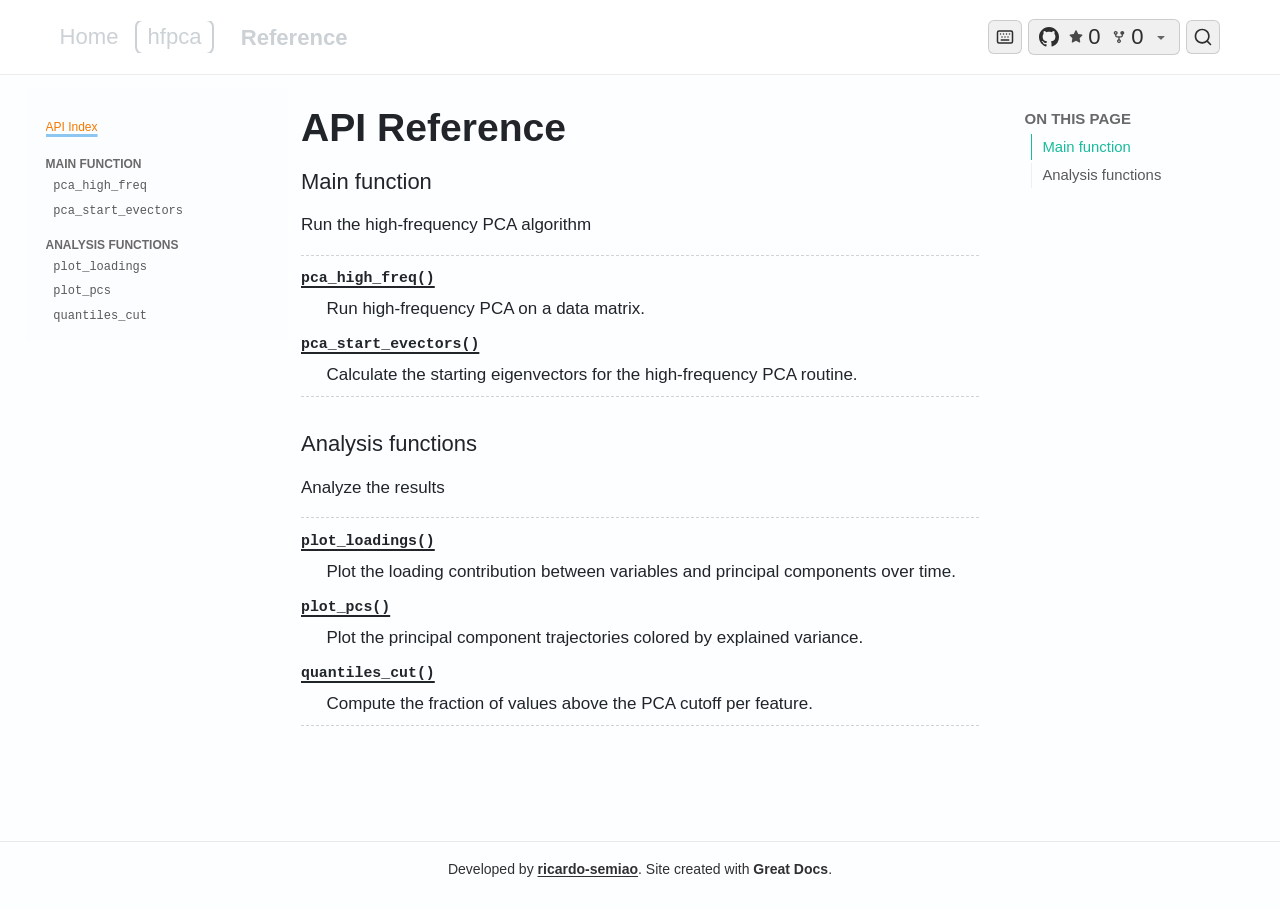
<file: docs/reference/index.html>
<!DOCTYPE html>

<html lang="en" xml:lang="en" xmlns="http://www.w3.org/1999/xhtml"><head>
<meta charset="utf-8"/>
<meta content="quarto-1.6.40" name="generator"/>
<meta content="width=device-width, initial-scale=1.0, user-scalable=yes" name="viewport"/>
<title>API Reference – hfpca | hfpca</title>
<style>
code{white-space: pre-wrap;}
span.smallcaps{font-variant: small-caps;}
div.columns{display: flex; gap: min(4vw, 1.5em);}
div.column{flex: auto; overflow-x: auto;}
div.hanging-indent{margin-left: 1.5em; text-indent: -1.5em;}
ul.task-list{list-style: none;}
ul.task-list li input[type="checkbox"] {
  width: 0.8em;
  margin: 0 0.8em 0.2em -1em; /* quarto-specific, see https://github.com/quarto-dev/quarto-cli/issues/4556 */ 
  vertical-align: middle;
}
</style>
<script src="../site_libs/quarto-nav/quarto-nav.js"></script>
<script src="../site_libs/quarto-nav/headroom.min.js"></script>
<script src="../site_libs/clipboard/clipboard.min.js"></script>
<script src="../site_libs/quarto-search/autocomplete.umd.js"></script>
<script src="../site_libs/quarto-search/fuse.min.js"></script>
<script src="../site_libs/quarto-search/quarto-search.js"></script>
<meta content="../" name="quarto:offset"/>
<script src="../site_libs/quarto-html/quarto.js"></script>
<script src="../site_libs/quarto-html/popper.min.js"></script>
<script src="../site_libs/quarto-html/tippy.umd.min.js"></script>
<script src="../site_libs/quarto-html/anchor.min.js"></script>
<link href="../site_libs/quarto-html/tippy.css" rel="stylesheet"/>
<link href="../site_libs/quarto-html/quarto-syntax-highlighting-549806ee2085284f45b00abea8c6df48.css" id="quarto-text-highlighting-styles" rel="stylesheet"/>
<script src="../site_libs/bootstrap/bootstrap.min.js"></script>
<link href="../site_libs/bootstrap/bootstrap-icons.css" rel="stylesheet"/>
<link append-hash="true" data-mode="light" href="../site_libs/bootstrap/bootstrap-1acce9a05a86467e3a701a329bcd973b.min.css" id="quarto-bootstrap" rel="stylesheet"/>
<script id="quarto-search-options" type="application/json">{
  "location": "navbar",
  "copy-button": false,
  "collapse-after": 3,
  "panel-placement": "end",
  "type": "overlay",
  "limit": 50,
  "keyboard-shortcut": [
    "f",
    "/",
    "s"
  ],
  "show-item-context": false,
  "language": {
    "search-no-results-text": "No results",
    "search-matching-documents-text": "matching documents",
    "search-copy-link-title": "Copy link to search",
    "search-hide-matches-text": "Hide additional matches",
    "search-more-match-text": "more match in this document",
    "search-more-matches-text": "more matches in this document",
    "search-clear-button-title": "Clear",
    "search-text-placeholder": "",
    "search-detached-cancel-button-title": "Cancel",
    "search-submit-button-title": "Submit",
    "search-label": "Search"
  }
}</script>
<link href="https://cdnjs.cloudflare.com/ajax/libs/font-awesome/6.4.0/css/all.min.css" rel="stylesheet"/>
<script>document.head.appendChild(Object.assign(document.createElement('link'),{rel:'stylesheet',href:(document.querySelector('meta[name="quarto:offset"]')||{content:''}).content+'termshow.css'}));</script>
<script>document.head.appendChild(Object.assign(document.createElement('link'),{rel:'stylesheet',href:(document.querySelector('meta[name="quarto:offset"]')||{content:''}).content+'gd-lightbox.css'}));</script>
<script>(function(){var s=document.createElement('script');var m=document.querySelector('meta[name="quarto:offset"]');s.src=(m?m.content:'')+'gd-lightbox.js';s.defer=true;document.head.appendChild(s);})();</script>
<script>document.head.appendChild(Object.assign(document.createElement('link'),{rel:'stylesheet',href:(document.querySelector('meta[name="quarto:offset"]')||{content:''}).content+'gd-lightbox-compare.css'}));</script>
<script>(function(){var s=document.createElement('script');var m=document.querySelector('meta[name="quarto:offset"]');s.src=(m?m.content:'')+'gd-lightbox-compare.js';s.defer=true;document.head.appendChild(s);})();</script>
<script>document.head.appendChild(Object.assign(document.createElement('link'),{rel:'stylesheet',href:(document.querySelector('meta[name="quarto:offset"]')||{content:''}).content+'gd-lightbox-annotate.css'}));</script>
<script>(function(){var s=document.createElement('script');var m=document.querySelector('meta[name="quarto:offset"]');s.src=(m?m.content:'')+'gd-lightbox-annotate.js';s.defer=true;document.head.appendChild(s);})();</script>
<meta content="disabled" name="gd-dark-mode"/>
<script src="../theme-init.js"></script>
<link href="../rsgreatdocs.css" rel="stylesheet"/>
<link href="index.md" rel="alternate" type="text/markdown"/>
<link href="https://ricardo-semiao.github.io/hfpca/reference\index.html" rel="canonical"/>
<meta content="Run the high-frequency PCA algorithm" name="description"/>
<meta content="website" property="og:type"/>
<meta content="API Reference – hfpca | hfpca" property="og:title"/>
<meta content="Run the high-frequency PCA algorithm" property="og:description"/>
<meta content="https://ricardo-semiao.github.io/hfpca/reference\index.html" property="og:url"/>
<meta content="hfpca" property="og:site_name"/>
<meta content="summary" name="twitter:card"/>
<meta content="API Reference – hfpca | hfpca" name="twitter:title"/>
<meta content="Run the high-frequency PCA algorithm" name="twitter:description"/>
</head>
<body class="gd-ref-sidebar nav-sidebar floating nav-fixed doc-reference doc-reference-index">
<div id="quarto-search-results"></div>
<header class="headroom fixed-top" id="quarto-header">
<nav class="navbar navbar-expand-lg" data-bs-theme="dark">
<div class="navbar-container container-fluid">
<div class="navbar-brand-container mx-auto">
<a class="rssite-rsgreatdocs" href="/"><span>Home</span></a><a class="navbar-brand" href="../index.html">
<span class="navbar-title">hfpca</span>
</a>
</div>
<div class="" id="quarto-search"></div>
<button aria-controls="navbarCollapse" aria-expanded="false" aria-label="Toggle navigation" class="navbar-toggler" data-bs-target="#navbarCollapse" data-bs-toggle="collapse" onclick="if (window.quartoToggleHeadroom) { window.quartoToggleHeadroom(); }" role="menu" type="button">
<span class="navbar-toggler-icon"></span>
</button>
<div class="collapse navbar-collapse" id="navbarCollapse">
<ul class="navbar-nav navbar-nav-scroll me-auto">
<li class="nav-item">
<a aria-current="page" class="nav-link active" href="../reference/index.html">
<span class="menu-text">Reference</span></a>
</li>
</ul>
<ul class="navbar-nav navbar-nav-scroll ms-auto">
<li class="nav-item">
<span class="nav-link">
<div data-forks="0" data-owner="ricardo-semiao" data-repo="hfpca" data-stars="0" id="github-widget"></div>
</span>
</li>
</ul>
</div> <!-- /navcollapse -->
<div class="quarto-navbar-tools">
</div>
</div> <!-- /container-fluid -->
</nav>
<nav class="quarto-secondary-nav">
<div class="container-fluid d-flex">
<button aria-controls="quarto-sidebar" aria-expanded="false" aria-label="Toggle sidebar navigation" class="quarto-btn-toggle btn" data-bs-target=".quarto-sidebar-collapse-item" data-bs-toggle="collapse" onclick="if (window.quartoToggleHeadroom) { window.quartoToggleHeadroom(); }" role="button" type="button">
<i class="bi bi-layout-text-sidebar-reverse"></i>
</button>
<h1 class="quarto-secondary-nav-title no-breadcrumbs gd-ref-title"><span class="gd-ref-title-prefix">API</span><span class="gd-ref-title-sep">/</span><span class="gd-ref-title-name">Index</span></h1>
<a aria-controls="quarto-sidebar" aria-expanded="false" aria-label="Toggle sidebar navigation" class="flex-grow-1" data-bs-target=".quarto-sidebar-collapse-item" data-bs-toggle="collapse" onclick="if (window.quartoToggleHeadroom) { window.quartoToggleHeadroom(); }" role="navigation">
</a>
</div>
</nav>
</header>
<!-- content -->
<div class="quarto-container page-columns page-rows-contents page-layout-article page-navbar" id="quarto-content">
<!-- sidebar -->
<nav class="sidebar collapse collapse-horizontal quarto-sidebar-collapse-item sidebar-navigation floating overflow-auto" id="quarto-sidebar">
<div class="sidebar-menu-container">
<ul class="list-unstyled mt-1">
<li class="sidebar-item">
<div class="sidebar-item-container" style="padding-bottom: 0.5rem; padding-top: 0.25rem;">
<a class="sidebar-item-text sidebar-link active" href="../reference/index.html" style='font-family: "Open Sans", -apple-system, BlinkMacSystemFont, "Segoe UI", Roboto, "Helvetica Neue", Arial, sans-serif;'>
<span class="menu-text">API Index</span></a>
</div>
</li>
<li class="sidebar-item sidebar-item-section">
<div class="sidebar-item-container">
<a class="sidebar-item-text sidebar-link text-start">
<span class="menu-text">Main function</span></a>
</div>
<ul class="list-unstyled sidebar-section depth1 show" id="quarto-sidebar-section-1">
<li class="sidebar-item">
<div class="sidebar-item-container">
<a class="sidebar-item-text sidebar-link" href="../reference/pca_high_freq.html">
<span class="menu-text">pca_high_freq</span></a>
</div>
</li>
<li class="sidebar-item">
<div class="sidebar-item-container">
<a class="sidebar-item-text sidebar-link" href="../reference/pca_start_evectors.html">
<span class="menu-text">pca_start_evectors</span></a>
</div>
</li>
</ul>
</li>
<li class="sidebar-item sidebar-item-section">
<div class="sidebar-item-container">
<a class="sidebar-item-text sidebar-link text-start">
<span class="menu-text">Analysis functions</span></a>
</div>
<ul class="list-unstyled sidebar-section depth1 show" id="quarto-sidebar-section-2">
<li class="sidebar-item">
<div class="sidebar-item-container">
<a class="sidebar-item-text sidebar-link" href="../reference/plot_loadings.html">
<span class="menu-text">plot_loadings</span></a>
</div>
</li>
<li class="sidebar-item">
<div class="sidebar-item-container">
<a class="sidebar-item-text sidebar-link" href="../reference/plot_pcs.html">
<span class="menu-text">plot_pcs</span></a>
</div>
</li>
<li class="sidebar-item">
<div class="sidebar-item-container">
<a class="sidebar-item-text sidebar-link" href="../reference/quantiles_cut.html">
<span class="menu-text">quantiles_cut</span></a>
</div>
</li>
</ul>
</li>
</ul>
</div>
</nav>
<div class="quarto-sidebar-collapse-item" data-bs-target=".quarto-sidebar-collapse-item" data-bs-toggle="collapse" id="quarto-sidebar-glass"></div>
<!-- margin-sidebar -->
<div class="sidebar margin-sidebar" id="quarto-margin-sidebar">
<nav class="toc-active" id="TOC" role="doc-toc">
<h2 id="toc-title">On this page</h2>
<ul class="collapse">
<li><a class="nav-link active" data-scroll-target="#main-function" href="#main-function" id="toc-main-function">Main function</a></li>
<li><a class="nav-link" data-scroll-target="#analysis-functions" href="#analysis-functions" id="toc-analysis-functions">Analysis functions</a></li>
</ul>
</nav>
</div>
<!-- main -->
<main class="content" id="quarto-document-content">
<header class="quarto-title-block default" id="title-block-header">
<div class="quarto-title">
<h1 class="title">API Reference</h1>
</div>
<div class="quarto-title-meta">
</div>
</header>
<section class="level2 doc-group" id="main-function">
<h2 class="doc-group">Main function</h2>
<div class="doc-description">
<p>Run the high-frequency PCA algorithm</p>
</div>
<dl>
<dt><a class="doc-function doc-label doc-label-function" href="../reference/pca_high_freq.html#hfpca.pca_high_freq">pca_high_freq()</a></dt>
<dd>
<p>Run high-frequency PCA on a data matrix.</p>
</dd>
<dt><a class="doc-function doc-label doc-label-function" href="../reference/pca_start_evectors.html#hfpca.pca_start_evectors">pca_start_evectors()</a></dt>
<dd>
<p>Calculate the starting eigenvectors for the high-frequency PCA routine.</p>
</dd>
</dl>
</section>
<section class="level2 doc-group" id="analysis-functions">
<h2 class="doc-group">Analysis functions</h2>
<div class="doc-description">
<p>Analyze the results</p>
</div>
<dl>
<dt><a class="doc-function doc-label doc-label-function" href="../reference/plot_loadings.html#hfpca.plot_loadings">plot_loadings()</a></dt>
<dd>
<p>Plot the loading contribution between variables and principal components over time.</p>
</dd>
<dt><a class="doc-function doc-label doc-label-function" href="../reference/plot_pcs.html#hfpca.plot_pcs">plot_pcs()</a></dt>
<dd>
<p>Plot the principal component trajectories colored by explained variance.</p>
</dd>
<dt><a class="doc-function doc-label doc-label-function" href="../reference/quantiles_cut.html#hfpca.quantiles_cut">quantiles_cut()</a></dt>
<dd>
<p>Compute the fraction of values above the PCA cutoff per feature.</p>
</dd>
</dl>
</section>
</main> <!-- /main -->
<script id="quarto-html-after-body" type="application/javascript">
window.document.addEventListener("DOMContentLoaded", function (event) {
  const toggleBodyColorMode = (bsSheetEl) => {
    const mode = bsSheetEl.getAttribute("data-mode");
    const bodyEl = window.document.querySelector("body");
    if (mode === "dark") {
      bodyEl.classList.add("quarto-dark");
      bodyEl.classList.remove("quarto-light");
    } else {
      bodyEl.classList.add("quarto-light");
      bodyEl.classList.remove("quarto-dark");
    }
  }
  const toggleBodyColorPrimary = () => {
    const bsSheetEl = window.document.querySelector("link#quarto-bootstrap");
    if (bsSheetEl) {
      toggleBodyColorMode(bsSheetEl);
    }
  }
  toggleBodyColorPrimary();  
  const icon = "";
  const anchorJS = new window.AnchorJS();
  anchorJS.options = {
    placement: 'right',
    icon: icon
  };
  anchorJS.add('.anchored');
    var localhostRegex = new RegExp(/^(?:http|https):\/\/localhost\:?[0-9]*\//);
    var mailtoRegex = new RegExp(/^mailto:/);
      var filterRegex = new RegExp('/' + window.location.host + '/');
    var isInternal = (href) => {
        return filterRegex.test(href) || localhostRegex.test(href) || mailtoRegex.test(href);
    }
    // Inspect non-navigation links and adorn them if external
 	var links = window.document.querySelectorAll('a[href]:not(.nav-link):not(.navbar-brand):not(.toc-action):not(.sidebar-link):not(.sidebar-item-toggle):not(.pagination-link):not(.no-external):not([aria-hidden]):not(.dropdown-item):not(.quarto-navigation-tool):not(.about-link)');
    for (var i=0; i<links.length; i++) {
      const link = links[i];
      if (!isInternal(link.href)) {
        // undo the damage that might have been done by quarto-nav.js in the case of
        // links that we want to consider external
        if (link.dataset.originalHref !== undefined) {
          link.href = link.dataset.originalHref;
        }
      }
    }
  function tippyHover(el, contentFn, onTriggerFn, onUntriggerFn) {
    const config = {
      allowHTML: true,
      maxWidth: 500,
      delay: 100,
      arrow: false,
      appendTo: function(el) {
          return el.parentElement;
      },
      interactive: true,
      interactiveBorder: 10,
      theme: 'quarto',
      placement: 'bottom-start',
    };
    if (contentFn) {
      config.content = contentFn;
    }
    if (onTriggerFn) {
      config.onTrigger = onTriggerFn;
    }
    if (onUntriggerFn) {
      config.onUntrigger = onUntriggerFn;
    }
    window.tippy(el, config); 
  }
  const noterefs = window.document.querySelectorAll('a[role="doc-noteref"]');
  for (var i=0; i<noterefs.length; i++) {
    const ref = noterefs[i];
    tippyHover(ref, function() {
      // use id or data attribute instead here
      let href = ref.getAttribute('data-footnote-href') || ref.getAttribute('href');
      try { href = new URL(href).hash; } catch {}
      const id = href.replace(/^#\/?/, "");
      const note = window.document.getElementById(id);
      if (note) {
        return note.innerHTML;
      } else {
        return "";
      }
    });
  }
  const xrefs = window.document.querySelectorAll('a.quarto-xref');
  const processXRef = (id, note) => {
    // Strip column container classes
    const stripColumnClz = (el) => {
      el.classList.remove("page-full", "page-columns");
      if (el.children) {
        for (const child of el.children) {
          stripColumnClz(child);
        }
      }
    }
    stripColumnClz(note)
    if (id === null || id.startsWith('sec-')) {
      // Special case sections, only their first couple elements
      const container = document.createElement("div");
      if (note.children && note.children.length > 2) {
        container.appendChild(note.children[0].cloneNode(true));
        for (let i = 1; i < note.children.length; i++) {
          const child = note.children[i];
          if (child.tagName === "P" && child.innerText === "") {
            continue;
          } else {
            container.appendChild(child.cloneNode(true));
            break;
          }
        }
        if (window.Quarto?.typesetMath) {
          window.Quarto.typesetMath(container);
        }
        return container.innerHTML
      } else {
        if (window.Quarto?.typesetMath) {
          window.Quarto.typesetMath(note);
        }
        return note.innerHTML;
      }
    } else {
      // Remove any anchor links if they are present
      const anchorLink = note.querySelector('a.anchorjs-link');
      if (anchorLink) {
        anchorLink.remove();
      }
      if (window.Quarto?.typesetMath) {
        window.Quarto.typesetMath(note);
      }
      if (note.classList.contains("callout")) {
        return note.outerHTML;
      } else {
        return note.innerHTML;
      }
    }
  }
  for (var i=0; i<xrefs.length; i++) {
    const xref = xrefs[i];
    tippyHover(xref, undefined, function(instance) {
      instance.disable();
      let url = xref.getAttribute('href');
      let hash = undefined; 
      if (url.startsWith('#')) {
        hash = url;
      } else {
        try { hash = new URL(url).hash; } catch {}
      }
      if (hash) {
        const id = hash.replace(/^#\/?/, "");
        const note = window.document.getElementById(id);
        if (note !== null) {
          try {
            const html = processXRef(id, note.cloneNode(true));
            instance.setContent(html);
          } finally {
            instance.enable();
            instance.show();
          }
        } else {
          // See if we can fetch this
          fetch(url.split('#')[0])
          .then(res => res.text())
          .then(html => {
            const parser = new DOMParser();
            const htmlDoc = parser.parseFromString(html, "text/html");
            const note = htmlDoc.getElementById(id);
            if (note !== null) {
              const html = processXRef(id, note);
              instance.setContent(html);
            } 
          }).finally(() => {
            instance.enable();
            instance.show();
          });
        }
      } else {
        // See if we can fetch a full url (with no hash to target)
        // This is a special case and we should probably do some content thinning / targeting
        fetch(url)
        .then(res => res.text())
        .then(html => {
          const parser = new DOMParser();
          const htmlDoc = parser.parseFromString(html, "text/html");
          const note = htmlDoc.querySelector('main.content');
          if (note !== null) {
            // This should only happen for chapter cross references
            // (since there is no id in the URL)
            // remove the first header
            if (note.children.length > 0 && note.children[0].tagName === "HEADER") {
              note.children[0].remove();
            }
            const html = processXRef(null, note);
            instance.setContent(html);
          } 
        }).finally(() => {
          instance.enable();
          instance.show();
        });
      }
    }, function(instance) {
    });
  }
      let selectedAnnoteEl;
      const selectorForAnnotation = ( cell, annotation) => {
        let cellAttr = 'data-code-cell="' + cell + '"';
        let lineAttr = 'data-code-annotation="' +  annotation + '"';
        const selector = 'span[' + cellAttr + '][' + lineAttr + ']';
        return selector;
      }
      const selectCodeLines = (annoteEl) => {
        const doc = window.document;
        const targetCell = annoteEl.getAttribute("data-target-cell");
        const targetAnnotation = annoteEl.getAttribute("data-target-annotation");
        const annoteSpan = window.document.querySelector(selectorForAnnotation(targetCell, targetAnnotation));
        const lines = annoteSpan.getAttribute("data-code-lines").split(",");
        const lineIds = lines.map((line) => {
          return targetCell + "-" + line;
        })
        let top = null;
        let height = null;
        let parent = null;
        if (lineIds.length > 0) {
            //compute the position of the single el (top and bottom and make a div)
            const el = window.document.getElementById(lineIds[0]);
            top = el.offsetTop;
            height = el.offsetHeight;
            parent = el.parentElement.parentElement;
          if (lineIds.length > 1) {
            const lastEl = window.document.getElementById(lineIds[lineIds.length - 1]);
            const bottom = lastEl.offsetTop + lastEl.offsetHeight;
            height = bottom - top;
          }
          if (top !== null && height !== null && parent !== null) {
            // cook up a div (if necessary) and position it 
            let div = window.document.getElementById("code-annotation-line-highlight");
            if (div === null) {
              div = window.document.createElement("div");
              div.setAttribute("id", "code-annotation-line-highlight");
              div.style.position = 'absolute';
              parent.appendChild(div);
            }
            div.style.top = top - 2 + "px";
            div.style.height = height + 4 + "px";
            div.style.left = 0;
            let gutterDiv = window.document.getElementById("code-annotation-line-highlight-gutter");
            if (gutterDiv === null) {
              gutterDiv = window.document.createElement("div");
              gutterDiv.setAttribute("id", "code-annotation-line-highlight-gutter");
              gutterDiv.style.position = 'absolute';
              const codeCell = window.document.getElementById(targetCell);
              const gutter = codeCell.querySelector('.code-annotation-gutter');
              gutter.appendChild(gutterDiv);
            }
            gutterDiv.style.top = top - 2 + "px";
            gutterDiv.style.height = height + 4 + "px";
          }
          selectedAnnoteEl = annoteEl;
        }
      };
      const unselectCodeLines = () => {
        const elementsIds = ["code-annotation-line-highlight", "code-annotation-line-highlight-gutter"];
        elementsIds.forEach((elId) => {
          const div = window.document.getElementById(elId);
          if (div) {
            div.remove();
          }
        });
        selectedAnnoteEl = undefined;
      };
        // Handle positioning of the toggle
    window.addEventListener(
      "resize",
      throttle(() => {
        elRect = undefined;
        if (selectedAnnoteEl) {
          selectCodeLines(selectedAnnoteEl);
        }
      }, 10)
    );
    function throttle(fn, ms) {
    let throttle = false;
    let timer;
      return (...args) => {
        if(!throttle) { // first call gets through
            fn.apply(this, args);
            throttle = true;
        } else { // all the others get throttled
            if(timer) clearTimeout(timer); // cancel #2
            timer = setTimeout(() => {
              fn.apply(this, args);
              timer = throttle = false;
            }, ms);
        }
      };
    }
      // Attach click handler to the DT
      const annoteDls = window.document.querySelectorAll('dt[data-target-cell]');
      for (const annoteDlNode of annoteDls) {
        annoteDlNode.addEventListener('click', (event) => {
          const clickedEl = event.target;
          if (clickedEl !== selectedAnnoteEl) {
            unselectCodeLines();
            const activeEl = window.document.querySelector('dt[data-target-cell].code-annotation-active');
            if (activeEl) {
              activeEl.classList.remove('code-annotation-active');
            }
            selectCodeLines(clickedEl);
            clickedEl.classList.add('code-annotation-active');
          } else {
            // Unselect the line
            unselectCodeLines();
            clickedEl.classList.remove('code-annotation-active');
          }
        });
      }
  const findCites = (el) => {
    const parentEl = el.parentElement;
    if (parentEl) {
      const cites = parentEl.dataset.cites;
      if (cites) {
        return {
          el,
          cites: cites.split(' ')
        };
      } else {
        return findCites(el.parentElement)
      }
    } else {
      return undefined;
    }
  };
  var bibliorefs = window.document.querySelectorAll('a[role="doc-biblioref"]');
  for (var i=0; i<bibliorefs.length; i++) {
    const ref = bibliorefs[i];
    const citeInfo = findCites(ref);
    if (citeInfo) {
      tippyHover(citeInfo.el, function() {
        var popup = window.document.createElement('div');
        citeInfo.cites.forEach(function(cite) {
          var citeDiv = window.document.createElement('div');
          citeDiv.classList.add('hanging-indent');
          citeDiv.classList.add('csl-entry');
          var biblioDiv = window.document.getElementById('ref-' + cite);
          if (biblioDiv) {
            citeDiv.innerHTML = biblioDiv.innerHTML;
          }
          popup.appendChild(citeDiv);
        });
        return popup.innerHTML;
      });
    }
  }
});
</script>
</div> <!-- /content -->
<footer class="footer">
<div class="nav-footer">
<div class="nav-footer-center">
<p>Developed by <a href="https://ricardo-semiao.github.io/"><strong>ricardo-semiao</strong></a>.<span> </span>Site created with <strong>Great Docs</strong>.</p>
</div>
</div>
</footer>
<script src="../github-widget.js"></script>
<script src="../sidebar-wrap.js"></script>
<script>(function(){var s=document.createElement('script');var m=document.querySelector('meta[name="quarto:offset"]');s.src=(m?m.content:'')+'sidebar-float.js';document.body.appendChild(s);})();</script>
<script src="../sidebar-filter.js"></script>
<script src="../back-to-top.js"></script>
<script>(function(){var s=document.createElement('script');var m=document.querySelector('meta[name="quarto:offset"]');s.src=(m?m.content:'')+'on-this-page.js';document.body.appendChild(s);})();</script>
<script src="../keyboard-nav.js"></script>
<script src="../copy-code.js"></script>
<script src="../details.js"></script>
<script src="../mermaid-renderer.js"></script>
<script src="../tooltips.js"></script>
<script>(function(){var s=document.createElement('script');var m=document.querySelector('meta[name="quarto:offset"]');s.src=(m?m.content:'')+'color-swatch.js';document.body.appendChild(s);})();</script>
<script src="../responsive-tables.js"></script>
<script>(function(){var s=document.createElement('script');var m=document.querySelector('meta[name="quarto:offset"]');s.src=(m?m.content:'')+'video-embed.js';document.body.appendChild(s);})();</script>
<script>(function(){var s=document.createElement('script');var m=document.querySelector('meta[name="quarto:offset"]');s.src=(m?m.content:'')+'termshow.js';document.body.appendChild(s);})();</script>
<script src="../navbar-widgets.js"></script>
</body></html>
</file>
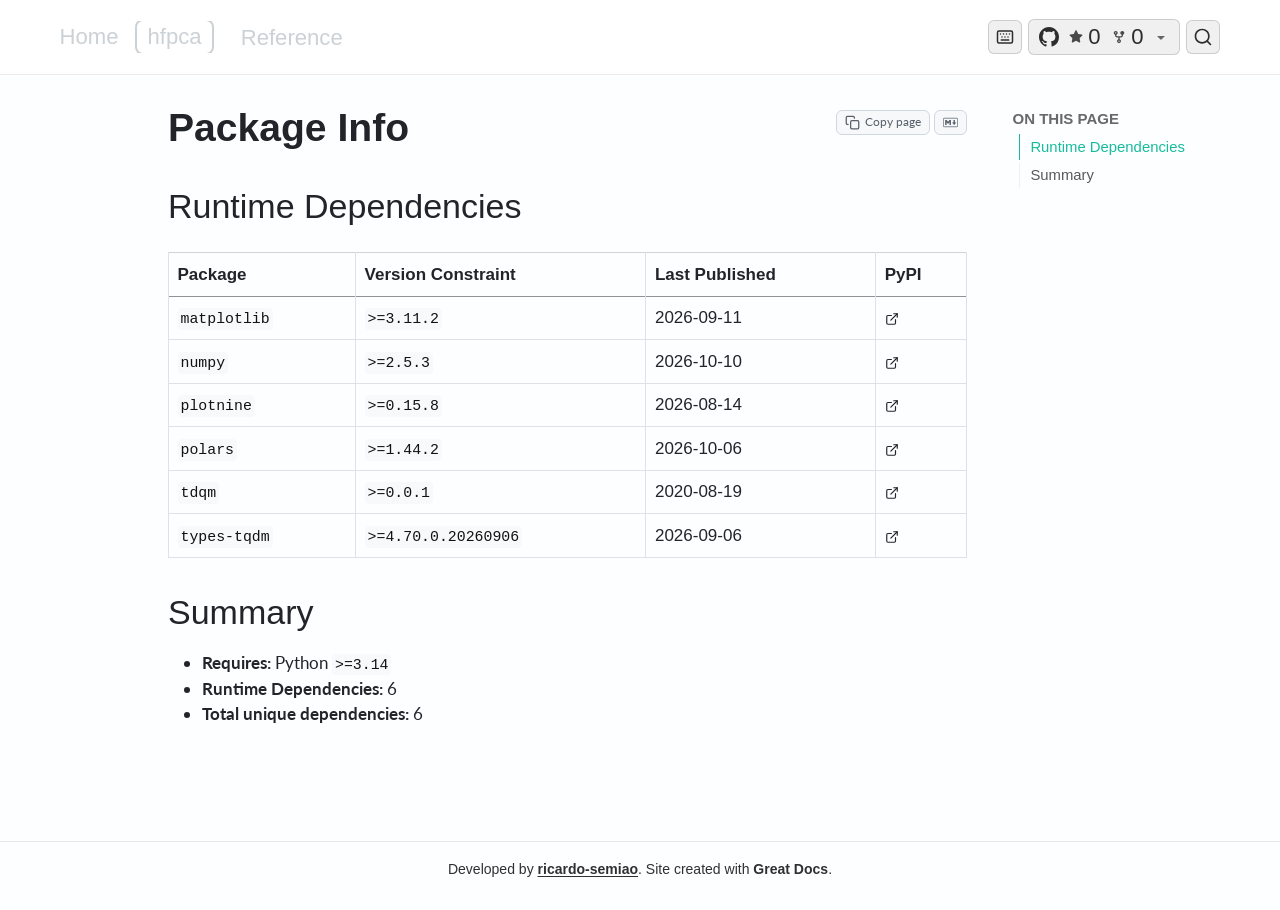
<file: docs/package-info.html>
<!DOCTYPE html>

<html lang="en" xml:lang="en" xmlns="http://www.w3.org/1999/xhtml"><head>
<meta charset="utf-8"/>
<meta content="quarto-1.6.40" name="generator"/>
<meta content="width=device-width, initial-scale=1.0, user-scalable=yes" name="viewport"/>
<title>Package Info – hfpca | hfpca</title>
<style>
code{white-space: pre-wrap;}
span.smallcaps{font-variant: small-caps;}
div.columns{display: flex; gap: min(4vw, 1.5em);}
div.column{flex: auto; overflow-x: auto;}
div.hanging-indent{margin-left: 1.5em; text-indent: -1.5em;}
ul.task-list{list-style: none;}
ul.task-list li input[type="checkbox"] {
  width: 0.8em;
  margin: 0 0.8em 0.2em -1em; /* quarto-specific, see https://github.com/quarto-dev/quarto-cli/issues/4556 */ 
  vertical-align: middle;
}
</style>
<script src="site_libs/quarto-nav/quarto-nav.js"></script>
<script src="site_libs/quarto-nav/headroom.min.js"></script>
<script src="site_libs/clipboard/clipboard.min.js"></script>
<script src="site_libs/quarto-search/autocomplete.umd.js"></script>
<script src="site_libs/quarto-search/fuse.min.js"></script>
<script src="site_libs/quarto-search/quarto-search.js"></script>
<meta content="./" name="quarto:offset"/>
<script src="site_libs/quarto-html/quarto.js"></script>
<script src="site_libs/quarto-html/popper.min.js"></script>
<script src="site_libs/quarto-html/tippy.umd.min.js"></script>
<script src="site_libs/quarto-html/anchor.min.js"></script>
<link href="site_libs/quarto-html/tippy.css" rel="stylesheet"/>
<link href="site_libs/quarto-html/quarto-syntax-highlighting-549806ee2085284f45b00abea8c6df48.css" id="quarto-text-highlighting-styles" rel="stylesheet"/>
<script src="site_libs/bootstrap/bootstrap.min.js"></script>
<link href="site_libs/bootstrap/bootstrap-icons.css" rel="stylesheet"/>
<link append-hash="true" data-mode="light" href="site_libs/bootstrap/bootstrap-1acce9a05a86467e3a701a329bcd973b.min.css" id="quarto-bootstrap" rel="stylesheet"/>
<script id="quarto-search-options" type="application/json">{
  "location": "navbar",
  "copy-button": false,
  "collapse-after": 3,
  "panel-placement": "end",
  "type": "overlay",
  "limit": 50,
  "keyboard-shortcut": [
    "f",
    "/",
    "s"
  ],
  "show-item-context": false,
  "language": {
    "search-no-results-text": "No results",
    "search-matching-documents-text": "matching documents",
    "search-copy-link-title": "Copy link to search",
    "search-hide-matches-text": "Hide additional matches",
    "search-more-match-text": "more match in this document",
    "search-more-matches-text": "more matches in this document",
    "search-clear-button-title": "Clear",
    "search-text-placeholder": "",
    "search-detached-cancel-button-title": "Cancel",
    "search-submit-button-title": "Submit",
    "search-label": "Search"
  }
}</script>
<link href="https://cdnjs.cloudflare.com/ajax/libs/font-awesome/6.4.0/css/all.min.css" rel="stylesheet"/>
<script>document.head.appendChild(Object.assign(document.createElement('link'),{rel:'stylesheet',href:(document.querySelector('meta[name="quarto:offset"]')||{content:''}).content+'termshow.css'}));</script>
<script>document.head.appendChild(Object.assign(document.createElement('link'),{rel:'stylesheet',href:(document.querySelector('meta[name="quarto:offset"]')||{content:''}).content+'gd-lightbox.css'}));</script>
<script>(function(){var s=document.createElement('script');var m=document.querySelector('meta[name="quarto:offset"]');s.src=(m?m.content:'')+'gd-lightbox.js';s.defer=true;document.head.appendChild(s);})();</script>
<script>document.head.appendChild(Object.assign(document.createElement('link'),{rel:'stylesheet',href:(document.querySelector('meta[name="quarto:offset"]')||{content:''}).content+'gd-lightbox-compare.css'}));</script>
<script>(function(){var s=document.createElement('script');var m=document.querySelector('meta[name="quarto:offset"]');s.src=(m?m.content:'')+'gd-lightbox-compare.js';s.defer=true;document.head.appendChild(s);})();</script>
<script>document.head.appendChild(Object.assign(document.createElement('link'),{rel:'stylesheet',href:(document.querySelector('meta[name="quarto:offset"]')||{content:''}).content+'gd-lightbox-annotate.css'}));</script>
<script>(function(){var s=document.createElement('script');var m=document.querySelector('meta[name="quarto:offset"]');s.src=(m?m.content:'')+'gd-lightbox-annotate.js';s.defer=true;document.head.appendChild(s);})();</script>
<meta content="disabled" name="gd-dark-mode"/>
<script src="theme-init.js"></script>
<link href="rsgreatdocs.css" rel="stylesheet"/>
<link href="package-info.md" rel="alternate" type="text/markdown"/>
<link href="https://ricardo-semiao.github.io/hfpca/package-info.html" rel="canonical"/>
<meta content="Principal component analysis (PCA) for high-frequency time-series data, as proposed in Aït-Sahalia and Xiu (2019)." name="description"/>
<meta content="website" property="og:type"/>
<meta content="Package Info – hfpca | hfpca" property="og:title"/>
<meta content="Principal component analysis (PCA) for high-frequency time-series data, as proposed in Aït-Sahalia and Xiu (2019)." property="og:description"/>
<meta content="https://ricardo-semiao.github.io/hfpca/package-info.html" property="og:url"/>
<meta content="hfpca" property="og:site_name"/>
<meta content="summary" name="twitter:card"/>
<meta content="Package Info – hfpca | hfpca" name="twitter:title"/>
<meta content="Principal component analysis (PCA) for high-frequency time-series data, as proposed in Aït-Sahalia and Xiu (2019)." name="twitter:description"/>
</head>
<body class="nav-fixed gd-package-info-page">
<div id="quarto-search-results"></div>
<header class="headroom fixed-top" id="quarto-header">
<nav class="navbar navbar-expand-lg" data-bs-theme="dark">
<div class="navbar-container container-fluid">
<div class="navbar-brand-container mx-auto">
<a class="rssite-rsgreatdocs" href="/"><span>Home</span></a><a class="navbar-brand" href="./index.html">
<span class="navbar-title">hfpca</span>
</a>
</div>
<div class="" id="quarto-search"></div>
<button aria-controls="navbarCollapse" aria-expanded="false" aria-label="Toggle navigation" class="navbar-toggler" data-bs-target="#navbarCollapse" data-bs-toggle="collapse" onclick="if (window.quartoToggleHeadroom) { window.quartoToggleHeadroom(); }" role="menu" type="button">
<span class="navbar-toggler-icon"></span>
</button>
<div class="collapse navbar-collapse" id="navbarCollapse">
<ul class="navbar-nav navbar-nav-scroll me-auto">
<li class="nav-item">
<a class="nav-link" href="./reference/index.html">
<span class="menu-text">Reference</span></a>
</li>
</ul>
<ul class="navbar-nav navbar-nav-scroll ms-auto">
<li class="nav-item">
<span class="nav-link">
<div data-forks="0" data-owner="ricardo-semiao" data-repo="hfpca" data-stars="0" id="github-widget"></div>
</span>
</li>
</ul>
</div> <!-- /navcollapse -->
<div class="quarto-navbar-tools">
</div>
</div> <!-- /container-fluid -->
</nav>
</header>
<!-- content -->
<div class="quarto-container page-columns page-rows-contents page-layout-article page-navbar" id="quarto-content">
<!-- sidebar -->
<!-- margin-sidebar -->
<div class="sidebar margin-sidebar" id="quarto-margin-sidebar">
<nav class="toc-active" id="TOC" role="doc-toc">
<h2 id="toc-title">On this page</h2>
<ul class="collapse">
<li><a class="nav-link active" data-scroll-target="#runtime-dependencies" href="#runtime-dependencies" id="toc-runtime-dependencies">Runtime Dependencies</a></li>
<li><a class="nav-link" data-scroll-target="#summary" href="#summary" id="toc-summary">Summary</a></li>
</ul>
</nav>
</div>
<!-- main -->
<main class="content" id="quarto-document-content">
<header class="quarto-title-block default" id="title-block-header">
<div class="quarto-title">
<h1 class="title">Package Info</h1>
</div>
<div class="quarto-title-meta">
</div>
</header>
<section class="level1" id="runtime-dependencies">
<h1>Runtime Dependencies</h1>
<table class="caption-top table">
<thead>
<tr class="header">
<th>Package</th>
<th>Version Constraint</th>
<th>Last Published</th>
<th>PyPI</th>
</tr>
</thead>
<tbody>
<tr class="odd">
<td><code class="gd-no-link">matplotlib</code></td>
<td><code>&gt;=3.11.2</code></td>
<td>2026-09-11</td>
<td><a class="gd-pypi-link" href="https://pypi.org/project/matplotlib/"><svg aria-hidden="true" class="" fill="none" height="14" stroke="currentColor" stroke-linecap="round" stroke-linejoin="round" stroke-width="2" viewbox="0 0 24 24" width="14" xmlns="http://www.w3.org/2000/svg"><path d="M15 3h6v6"></path><path d="M10 14 21 3"></path><path d="M18 13v6a2 2 0 0 1-2 2H5a2 2 0 0 1-2-2V8a2 2 0 0 1 2-2h6"></path></svg></a></td>
</tr>
<tr class="even">
<td><code class="gd-no-link">numpy</code></td>
<td><code>&gt;=2.5.3</code></td>
<td>2026-10-10</td>
<td><a class="gd-pypi-link" href="https://pypi.org/project/numpy/"><svg aria-hidden="true" class="" fill="none" height="14" stroke="currentColor" stroke-linecap="round" stroke-linejoin="round" stroke-width="2" viewbox="0 0 24 24" width="14" xmlns="http://www.w3.org/2000/svg"><path d="M15 3h6v6"></path><path d="M10 14 21 3"></path><path d="M18 13v6a2 2 0 0 1-2 2H5a2 2 0 0 1-2-2V8a2 2 0 0 1 2-2h6"></path></svg></a></td>
</tr>
<tr class="odd">
<td><code class="gd-no-link">plotnine</code></td>
<td><code>&gt;=0.15.8</code></td>
<td>2026-08-14</td>
<td><a class="gd-pypi-link" href="https://pypi.org/project/plotnine/"><svg aria-hidden="true" class="" fill="none" height="14" stroke="currentColor" stroke-linecap="round" stroke-linejoin="round" stroke-width="2" viewbox="0 0 24 24" width="14" xmlns="http://www.w3.org/2000/svg"><path d="M15 3h6v6"></path><path d="M10 14 21 3"></path><path d="M18 13v6a2 2 0 0 1-2 2H5a2 2 0 0 1-2-2V8a2 2 0 0 1 2-2h6"></path></svg></a></td>
</tr>
<tr class="even">
<td><code class="gd-no-link">polars</code></td>
<td><code>&gt;=1.44.2</code></td>
<td>2026-10-06</td>
<td><a class="gd-pypi-link" href="https://pypi.org/project/polars/"><svg aria-hidden="true" class="" fill="none" height="14" stroke="currentColor" stroke-linecap="round" stroke-linejoin="round" stroke-width="2" viewbox="0 0 24 24" width="14" xmlns="http://www.w3.org/2000/svg"><path d="M15 3h6v6"></path><path d="M10 14 21 3"></path><path d="M18 13v6a2 2 0 0 1-2 2H5a2 2 0 0 1-2-2V8a2 2 0 0 1 2-2h6"></path></svg></a></td>
</tr>
<tr class="odd">
<td><code class="gd-no-link">tdqm</code></td>
<td><code>&gt;=0.0.1</code></td>
<td>2020-08-19</td>
<td><a class="gd-pypi-link" href="https://pypi.org/project/tdqm/"><svg aria-hidden="true" class="" fill="none" height="14" stroke="currentColor" stroke-linecap="round" stroke-linejoin="round" stroke-width="2" viewbox="0 0 24 24" width="14" xmlns="http://www.w3.org/2000/svg"><path d="M15 3h6v6"></path><path d="M10 14 21 3"></path><path d="M18 13v6a2 2 0 0 1-2 2H5a2 2 0 0 1-2-2V8a2 2 0 0 1 2-2h6"></path></svg></a></td>
</tr>
<tr class="even">
<td><code class="gd-no-link">types-tqdm</code></td>
<td><code>&gt;=4.70.0.20260906</code></td>
<td>2026-09-06</td>
<td><a class="gd-pypi-link" href="https://pypi.org/project/types-tqdm/"><svg aria-hidden="true" class="" fill="none" height="14" stroke="currentColor" stroke-linecap="round" stroke-linejoin="round" stroke-width="2" viewbox="0 0 24 24" width="14" xmlns="http://www.w3.org/2000/svg"><path d="M15 3h6v6"></path><path d="M10 14 21 3"></path><path d="M18 13v6a2 2 0 0 1-2 2H5a2 2 0 0 1-2-2V8a2 2 0 0 1 2-2h6"></path></svg></a></td>
</tr>
</tbody>
</table>
</section>
<section class="level1" id="summary">
<h1>Summary</h1>
<ul>
<li><strong>Requires:</strong> Python <code>&gt;=3.14</code></li>
<li><strong>Runtime Dependencies:</strong> 6</li>
<li><strong>Total unique dependencies:</strong> 6</li>
</ul>
</section>
</main> <!-- /main -->
<script id="quarto-html-after-body" type="application/javascript">
window.document.addEventListener("DOMContentLoaded", function (event) {
  const toggleBodyColorMode = (bsSheetEl) => {
    const mode = bsSheetEl.getAttribute("data-mode");
    const bodyEl = window.document.querySelector("body");
    if (mode === "dark") {
      bodyEl.classList.add("quarto-dark");
      bodyEl.classList.remove("quarto-light");
    } else {
      bodyEl.classList.add("quarto-light");
      bodyEl.classList.remove("quarto-dark");
    }
  }
  const toggleBodyColorPrimary = () => {
    const bsSheetEl = window.document.querySelector("link#quarto-bootstrap");
    if (bsSheetEl) {
      toggleBodyColorMode(bsSheetEl);
    }
  }
  toggleBodyColorPrimary();  
  const icon = "";
  const anchorJS = new window.AnchorJS();
  anchorJS.options = {
    placement: 'right',
    icon: icon
  };
  anchorJS.add('.anchored');
    var localhostRegex = new RegExp(/^(?:http|https):\/\/localhost\:?[0-9]*\//);
    var mailtoRegex = new RegExp(/^mailto:/);
      var filterRegex = new RegExp('/' + window.location.host + '/');
    var isInternal = (href) => {
        return filterRegex.test(href) || localhostRegex.test(href) || mailtoRegex.test(href);
    }
    // Inspect non-navigation links and adorn them if external
 	var links = window.document.querySelectorAll('a[href]:not(.nav-link):not(.navbar-brand):not(.toc-action):not(.sidebar-link):not(.sidebar-item-toggle):not(.pagination-link):not(.no-external):not([aria-hidden]):not(.dropdown-item):not(.quarto-navigation-tool):not(.about-link)');
    for (var i=0; i<links.length; i++) {
      const link = links[i];
      if (!isInternal(link.href)) {
        // undo the damage that might have been done by quarto-nav.js in the case of
        // links that we want to consider external
        if (link.dataset.originalHref !== undefined) {
          link.href = link.dataset.originalHref;
        }
      }
    }
  function tippyHover(el, contentFn, onTriggerFn, onUntriggerFn) {
    const config = {
      allowHTML: true,
      maxWidth: 500,
      delay: 100,
      arrow: false,
      appendTo: function(el) {
          return el.parentElement;
      },
      interactive: true,
      interactiveBorder: 10,
      theme: 'quarto',
      placement: 'bottom-start',
    };
    if (contentFn) {
      config.content = contentFn;
    }
    if (onTriggerFn) {
      config.onTrigger = onTriggerFn;
    }
    if (onUntriggerFn) {
      config.onUntrigger = onUntriggerFn;
    }
    window.tippy(el, config); 
  }
  const noterefs = window.document.querySelectorAll('a[role="doc-noteref"]');
  for (var i=0; i<noterefs.length; i++) {
    const ref = noterefs[i];
    tippyHover(ref, function() {
      // use id or data attribute instead here
      let href = ref.getAttribute('data-footnote-href') || ref.getAttribute('href');
      try { href = new URL(href).hash; } catch {}
      const id = href.replace(/^#\/?/, "");
      const note = window.document.getElementById(id);
      if (note) {
        return note.innerHTML;
      } else {
        return "";
      }
    });
  }
  const xrefs = window.document.querySelectorAll('a.quarto-xref');
  const processXRef = (id, note) => {
    // Strip column container classes
    const stripColumnClz = (el) => {
      el.classList.remove("page-full", "page-columns");
      if (el.children) {
        for (const child of el.children) {
          stripColumnClz(child);
        }
      }
    }
    stripColumnClz(note)
    if (id === null || id.startsWith('sec-')) {
      // Special case sections, only their first couple elements
      const container = document.createElement("div");
      if (note.children && note.children.length > 2) {
        container.appendChild(note.children[0].cloneNode(true));
        for (let i = 1; i < note.children.length; i++) {
          const child = note.children[i];
          if (child.tagName === "P" && child.innerText === "") {
            continue;
          } else {
            container.appendChild(child.cloneNode(true));
            break;
          }
        }
        if (window.Quarto?.typesetMath) {
          window.Quarto.typesetMath(container);
        }
        return container.innerHTML
      } else {
        if (window.Quarto?.typesetMath) {
          window.Quarto.typesetMath(note);
        }
        return note.innerHTML;
      }
    } else {
      // Remove any anchor links if they are present
      const anchorLink = note.querySelector('a.anchorjs-link');
      if (anchorLink) {
        anchorLink.remove();
      }
      if (window.Quarto?.typesetMath) {
        window.Quarto.typesetMath(note);
      }
      if (note.classList.contains("callout")) {
        return note.outerHTML;
      } else {
        return note.innerHTML;
      }
    }
  }
  for (var i=0; i<xrefs.length; i++) {
    const xref = xrefs[i];
    tippyHover(xref, undefined, function(instance) {
      instance.disable();
      let url = xref.getAttribute('href');
      let hash = undefined; 
      if (url.startsWith('#')) {
        hash = url;
      } else {
        try { hash = new URL(url).hash; } catch {}
      }
      if (hash) {
        const id = hash.replace(/^#\/?/, "");
        const note = window.document.getElementById(id);
        if (note !== null) {
          try {
            const html = processXRef(id, note.cloneNode(true));
            instance.setContent(html);
          } finally {
            instance.enable();
            instance.show();
          }
        } else {
          // See if we can fetch this
          fetch(url.split('#')[0])
          .then(res => res.text())
          .then(html => {
            const parser = new DOMParser();
            const htmlDoc = parser.parseFromString(html, "text/html");
            const note = htmlDoc.getElementById(id);
            if (note !== null) {
              const html = processXRef(id, note);
              instance.setContent(html);
            } 
          }).finally(() => {
            instance.enable();
            instance.show();
          });
        }
      } else {
        // See if we can fetch a full url (with no hash to target)
        // This is a special case and we should probably do some content thinning / targeting
        fetch(url)
        .then(res => res.text())
        .then(html => {
          const parser = new DOMParser();
          const htmlDoc = parser.parseFromString(html, "text/html");
          const note = htmlDoc.querySelector('main.content');
          if (note !== null) {
            // This should only happen for chapter cross references
            // (since there is no id in the URL)
            // remove the first header
            if (note.children.length > 0 && note.children[0].tagName === "HEADER") {
              note.children[0].remove();
            }
            const html = processXRef(null, note);
            instance.setContent(html);
          } 
        }).finally(() => {
          instance.enable();
          instance.show();
        });
      }
    }, function(instance) {
    });
  }
      let selectedAnnoteEl;
      const selectorForAnnotation = ( cell, annotation) => {
        let cellAttr = 'data-code-cell="' + cell + '"';
        let lineAttr = 'data-code-annotation="' +  annotation + '"';
        const selector = 'span[' + cellAttr + '][' + lineAttr + ']';
        return selector;
      }
      const selectCodeLines = (annoteEl) => {
        const doc = window.document;
        const targetCell = annoteEl.getAttribute("data-target-cell");
        const targetAnnotation = annoteEl.getAttribute("data-target-annotation");
        const annoteSpan = window.document.querySelector(selectorForAnnotation(targetCell, targetAnnotation));
        const lines = annoteSpan.getAttribute("data-code-lines").split(",");
        const lineIds = lines.map((line) => {
          return targetCell + "-" + line;
        })
        let top = null;
        let height = null;
        let parent = null;
        if (lineIds.length > 0) {
            //compute the position of the single el (top and bottom and make a div)
            const el = window.document.getElementById(lineIds[0]);
            top = el.offsetTop;
            height = el.offsetHeight;
            parent = el.parentElement.parentElement;
          if (lineIds.length > 1) {
            const lastEl = window.document.getElementById(lineIds[lineIds.length - 1]);
            const bottom = lastEl.offsetTop + lastEl.offsetHeight;
            height = bottom - top;
          }
          if (top !== null && height !== null && parent !== null) {
            // cook up a div (if necessary) and position it 
            let div = window.document.getElementById("code-annotation-line-highlight");
            if (div === null) {
              div = window.document.createElement("div");
              div.setAttribute("id", "code-annotation-line-highlight");
              div.style.position = 'absolute';
              parent.appendChild(div);
            }
            div.style.top = top - 2 + "px";
            div.style.height = height + 4 + "px";
            div.style.left = 0;
            let gutterDiv = window.document.getElementById("code-annotation-line-highlight-gutter");
            if (gutterDiv === null) {
              gutterDiv = window.document.createElement("div");
              gutterDiv.setAttribute("id", "code-annotation-line-highlight-gutter");
              gutterDiv.style.position = 'absolute';
              const codeCell = window.document.getElementById(targetCell);
              const gutter = codeCell.querySelector('.code-annotation-gutter');
              gutter.appendChild(gutterDiv);
            }
            gutterDiv.style.top = top - 2 + "px";
            gutterDiv.style.height = height + 4 + "px";
          }
          selectedAnnoteEl = annoteEl;
        }
      };
      const unselectCodeLines = () => {
        const elementsIds = ["code-annotation-line-highlight", "code-annotation-line-highlight-gutter"];
        elementsIds.forEach((elId) => {
          const div = window.document.getElementById(elId);
          if (div) {
            div.remove();
          }
        });
        selectedAnnoteEl = undefined;
      };
        // Handle positioning of the toggle
    window.addEventListener(
      "resize",
      throttle(() => {
        elRect = undefined;
        if (selectedAnnoteEl) {
          selectCodeLines(selectedAnnoteEl);
        }
      }, 10)
    );
    function throttle(fn, ms) {
    let throttle = false;
    let timer;
      return (...args) => {
        if(!throttle) { // first call gets through
            fn.apply(this, args);
            throttle = true;
        } else { // all the others get throttled
            if(timer) clearTimeout(timer); // cancel #2
            timer = setTimeout(() => {
              fn.apply(this, args);
              timer = throttle = false;
            }, ms);
        }
      };
    }
      // Attach click handler to the DT
      const annoteDls = window.document.querySelectorAll('dt[data-target-cell]');
      for (const annoteDlNode of annoteDls) {
        annoteDlNode.addEventListener('click', (event) => {
          const clickedEl = event.target;
          if (clickedEl !== selectedAnnoteEl) {
            unselectCodeLines();
            const activeEl = window.document.querySelector('dt[data-target-cell].code-annotation-active');
            if (activeEl) {
              activeEl.classList.remove('code-annotation-active');
            }
            selectCodeLines(clickedEl);
            clickedEl.classList.add('code-annotation-active');
          } else {
            // Unselect the line
            unselectCodeLines();
            clickedEl.classList.remove('code-annotation-active');
          }
        });
      }
  const findCites = (el) => {
    const parentEl = el.parentElement;
    if (parentEl) {
      const cites = parentEl.dataset.cites;
      if (cites) {
        return {
          el,
          cites: cites.split(' ')
        };
      } else {
        return findCites(el.parentElement)
      }
    } else {
      return undefined;
    }
  };
  var bibliorefs = window.document.querySelectorAll('a[role="doc-biblioref"]');
  for (var i=0; i<bibliorefs.length; i++) {
    const ref = bibliorefs[i];
    const citeInfo = findCites(ref);
    if (citeInfo) {
      tippyHover(citeInfo.el, function() {
        var popup = window.document.createElement('div');
        citeInfo.cites.forEach(function(cite) {
          var citeDiv = window.document.createElement('div');
          citeDiv.classList.add('hanging-indent');
          citeDiv.classList.add('csl-entry');
          var biblioDiv = window.document.getElementById('ref-' + cite);
          if (biblioDiv) {
            citeDiv.innerHTML = biblioDiv.innerHTML;
          }
          popup.appendChild(citeDiv);
        });
        return popup.innerHTML;
      });
    }
  }
});
</script>
</div> <!-- /content -->
<footer class="footer">
<div class="nav-footer">
<div class="nav-footer-center">
<p>Developed by <a href="https://ricardo-semiao.github.io/"><strong>ricardo-semiao</strong></a>.<span> </span>Site created with <strong>Great Docs</strong>.</p>
</div>
</div>
</footer>
<script src="github-widget.js"></script>
<script src="copy-page.js"></script>
<script src="sidebar-wrap.js"></script>
<script>(function(){var s=document.createElement('script');var m=document.querySelector('meta[name="quarto:offset"]');s.src=(m?m.content:'')+'sidebar-float.js';document.body.appendChild(s);})();</script>
<script src="sidebar-filter.js"></script>
<script src="back-to-top.js"></script>
<script>(function(){var s=document.createElement('script');var m=document.querySelector('meta[name="quarto:offset"]');s.src=(m?m.content:'')+'on-this-page.js';document.body.appendChild(s);})();</script>
<script src="keyboard-nav.js"></script>
<script src="copy-code.js"></script>
<script src="details.js"></script>
<script src="mermaid-renderer.js"></script>
<script src="tooltips.js"></script>
<script>(function(){var s=document.createElement('script');var m=document.querySelector('meta[name="quarto:offset"]');s.src=(m?m.content:'')+'color-swatch.js';document.body.appendChild(s);})();</script>
<script src="responsive-tables.js"></script>
<script>(function(){var s=document.createElement('script');var m=document.querySelector('meta[name="quarto:offset"]');s.src=(m?m.content:'')+'video-embed.js';document.body.appendChild(s);})();</script>
<script>(function(){var s=document.createElement('script');var m=document.querySelector('meta[name="quarto:offset"]');s.src=(m?m.content:'')+'termshow.js';document.body.appendChild(s);})();</script>
<script src="navbar-widgets.js"></script>
</body></html>
</file>
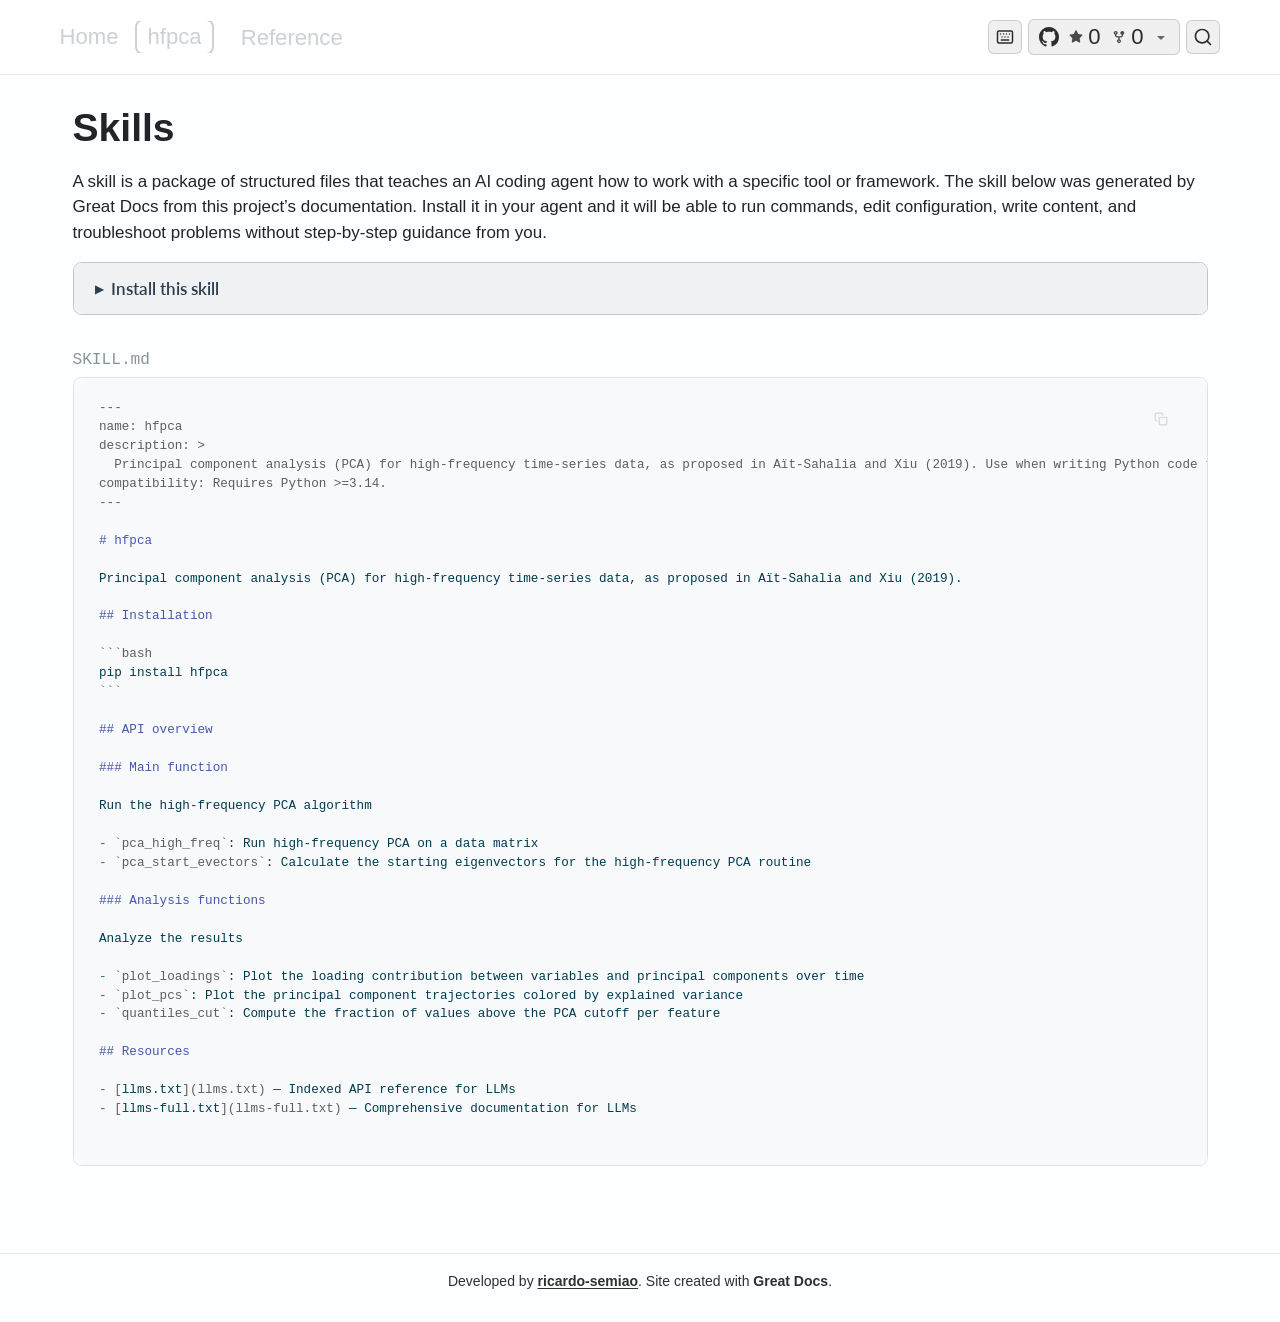
<file: docs/skills.html>
<!DOCTYPE html>

<html lang="en" xml:lang="en" xmlns="http://www.w3.org/1999/xhtml"><head>
<meta charset="utf-8"/>
<meta content="quarto-1.6.40" name="generator"/>
<meta content="width=device-width, initial-scale=1.0, user-scalable=yes" name="viewport"/>
<title>Skills – hfpca | hfpca</title>
<style>
code{white-space: pre-wrap;}
span.smallcaps{font-variant: small-caps;}
div.columns{display: flex; gap: min(4vw, 1.5em);}
div.column{flex: auto; overflow-x: auto;}
div.hanging-indent{margin-left: 1.5em; text-indent: -1.5em;}
ul.task-list{list-style: none;}
ul.task-list li input[type="checkbox"] {
  width: 0.8em;
  margin: 0 0.8em 0.2em -1em; /* quarto-specific, see https://github.com/quarto-dev/quarto-cli/issues/4556 */ 
  vertical-align: middle;
}
/* CSS for syntax highlighting */
pre > code.sourceCode { white-space: pre; position: relative; }
pre > code.sourceCode > span { line-height: 1.25; }
pre > code.sourceCode > span:empty { height: 1.2em; }
.sourceCode { overflow: visible; }
code.sourceCode > span { color: inherit; text-decoration: inherit; }
div.sourceCode { margin: 1em 0; }
pre.sourceCode { margin: 0; }
@media screen {
div.sourceCode { overflow: auto; }
}
@media print {
pre > code.sourceCode { white-space: pre-wrap; }
pre > code.sourceCode > span { display: inline-block; text-indent: -5em; padding-left: 5em; }
}
pre.numberSource code
  { counter-reset: source-line 0; }
pre.numberSource code > span
  { position: relative; left: -4em; counter-increment: source-line; }
pre.numberSource code > span > a:first-child::before
  { content: counter(source-line);
    position: relative; left: -1em; text-align: right; vertical-align: baseline;
    border: none; display: inline-block;
    -webkit-touch-callout: none; -webkit-user-select: none;
    -khtml-user-select: none; -moz-user-select: none;
    -ms-user-select: none; user-select: none;
    padding: 0 4px; width: 4em;
  }
pre.numberSource { margin-left: 3em;  padding-left: 4px; }
div.sourceCode
  {   }
@media screen {
pre > code.sourceCode > span > a:first-child::before { text-decoration: underline; }
}
</style>
<script src="site_libs/quarto-nav/quarto-nav.js"></script>
<script src="site_libs/quarto-nav/headroom.min.js"></script>
<script src="site_libs/clipboard/clipboard.min.js"></script>
<script src="site_libs/quarto-search/autocomplete.umd.js"></script>
<script src="site_libs/quarto-search/fuse.min.js"></script>
<script src="site_libs/quarto-search/quarto-search.js"></script>
<meta content="./" name="quarto:offset"/>
<script src="site_libs/quarto-html/quarto.js"></script>
<script src="site_libs/quarto-html/popper.min.js"></script>
<script src="site_libs/quarto-html/tippy.umd.min.js"></script>
<script src="site_libs/quarto-html/anchor.min.js"></script>
<link href="site_libs/quarto-html/tippy.css" rel="stylesheet"/>
<link href="site_libs/quarto-html/quarto-syntax-highlighting-549806ee2085284f45b00abea8c6df48.css" id="quarto-text-highlighting-styles" rel="stylesheet"/>
<script src="site_libs/bootstrap/bootstrap.min.js"></script>
<link href="site_libs/bootstrap/bootstrap-icons.css" rel="stylesheet"/>
<link append-hash="true" data-mode="light" href="site_libs/bootstrap/bootstrap-1acce9a05a86467e3a701a329bcd973b.min.css" id="quarto-bootstrap" rel="stylesheet"/>
<script id="quarto-search-options" type="application/json">{
  "location": "navbar",
  "copy-button": false,
  "collapse-after": 3,
  "panel-placement": "end",
  "type": "overlay",
  "limit": 50,
  "keyboard-shortcut": [
    "f",
    "/",
    "s"
  ],
  "show-item-context": false,
  "language": {
    "search-no-results-text": "No results",
    "search-matching-documents-text": "matching documents",
    "search-copy-link-title": "Copy link to search",
    "search-hide-matches-text": "Hide additional matches",
    "search-more-match-text": "more match in this document",
    "search-more-matches-text": "more matches in this document",
    "search-clear-button-title": "Clear",
    "search-text-placeholder": "",
    "search-detached-cancel-button-title": "Cancel",
    "search-submit-button-title": "Submit",
    "search-label": "Search"
  }
}</script>
<link href="https://cdnjs.cloudflare.com/ajax/libs/font-awesome/6.4.0/css/all.min.css" rel="stylesheet"/>
<script>document.head.appendChild(Object.assign(document.createElement('link'),{rel:'stylesheet',href:(document.querySelector('meta[name="quarto:offset"]')||{content:''}).content+'termshow.css'}));</script>
<script>document.head.appendChild(Object.assign(document.createElement('link'),{rel:'stylesheet',href:(document.querySelector('meta[name="quarto:offset"]')||{content:''}).content+'gd-lightbox.css'}));</script>
<script>(function(){var s=document.createElement('script');var m=document.querySelector('meta[name="quarto:offset"]');s.src=(m?m.content:'')+'gd-lightbox.js';s.defer=true;document.head.appendChild(s);})();</script>
<script>document.head.appendChild(Object.assign(document.createElement('link'),{rel:'stylesheet',href:(document.querySelector('meta[name="quarto:offset"]')||{content:''}).content+'gd-lightbox-compare.css'}));</script>
<script>(function(){var s=document.createElement('script');var m=document.querySelector('meta[name="quarto:offset"]');s.src=(m?m.content:'')+'gd-lightbox-compare.js';s.defer=true;document.head.appendChild(s);})();</script>
<script>document.head.appendChild(Object.assign(document.createElement('link'),{rel:'stylesheet',href:(document.querySelector('meta[name="quarto:offset"]')||{content:''}).content+'gd-lightbox-annotate.css'}));</script>
<script>(function(){var s=document.createElement('script');var m=document.querySelector('meta[name="quarto:offset"]');s.src=(m?m.content:'')+'gd-lightbox-annotate.js';s.defer=true;document.head.appendChild(s);})();</script>
<meta content="disabled" name="gd-dark-mode"/>
<script src="theme-init.js"></script>
<link href="rsgreatdocs.css" rel="stylesheet"/>
<link href="https://ricardo-semiao.github.io/hfpca/skills.html" rel="canonical"/>
<meta content="A skill is a package of structured files that teaches an AI coding agent how to work with a specific tool or framework. The skill below was generated..." name="description"/>
<meta content="noindex, nofollow" name="robots"/>
<meta content="website" property="og:type"/>
<meta content="Skills – hfpca | hfpca" property="og:title"/>
<meta content="A skill is a package of structured files that teaches an AI coding agent how to work with a specific tool or framework. The skill below was generated..." property="og:description"/>
<meta content="https://ricardo-semiao.github.io/hfpca/skills.html" property="og:url"/>
<meta content="hfpca" property="og:site_name"/>
<meta content="summary" name="twitter:card"/>
<meta content="Skills – hfpca | hfpca" name="twitter:title"/>
<meta content="A skill is a package of structured files that teaches an AI coding agent how to work with a specific tool or framework. The skill below was generated..." name="twitter:description"/>
</head>
<body class="nav-fixed gd-skills-page">
<div id="quarto-search-results"></div>
<header class="headroom fixed-top" id="quarto-header">
<nav class="navbar navbar-expand-lg" data-bs-theme="dark">
<div class="navbar-container container-fluid">
<div class="navbar-brand-container mx-auto">
<a class="rssite-rsgreatdocs" href="/"><span>Home</span></a><a class="navbar-brand" href="./index.html">
<span class="navbar-title">hfpca</span>
</a>
</div>
<div class="" id="quarto-search"></div>
<button aria-controls="navbarCollapse" aria-expanded="false" aria-label="Toggle navigation" class="navbar-toggler" data-bs-target="#navbarCollapse" data-bs-toggle="collapse" onclick="if (window.quartoToggleHeadroom) { window.quartoToggleHeadroom(); }" role="menu" type="button">
<span class="navbar-toggler-icon"></span>
</button>
<div class="collapse navbar-collapse" id="navbarCollapse">
<ul class="navbar-nav navbar-nav-scroll me-auto">
<li class="nav-item">
<a class="nav-link" href="./reference/index.html">
<span class="menu-text">Reference</span></a>
</li>
</ul>
<ul class="navbar-nav navbar-nav-scroll ms-auto">
<li class="nav-item">
<span class="nav-link">
<div data-forks="0" data-owner="ricardo-semiao" data-repo="hfpca" data-stars="0" id="github-widget"></div>
</span>
</li>
</ul>
</div> <!-- /navcollapse -->
<div class="quarto-navbar-tools">
</div>
</div> <!-- /container-fluid -->
</nav>
</header>
<!-- content -->
<div class="quarto-container page-columns page-rows-contents page-layout-full page-navbar" id="quarto-content">
<!-- sidebar -->
<!-- margin-sidebar -->
<!-- main -->
<main class="content column-page" id="quarto-document-content">
<header class="quarto-title-block default" id="title-block-header">
<div class="quarto-title">
<h1 class="title">Skills</h1>
</div>
<div class="quarto-title-meta column-page">
</div>
</header>
<p>A skill is a package of structured files that teaches an AI coding agent how to work with a specific tool or framework. The skill below was generated by Great Docs from this project’s documentation. Install it in your agent and it will be able to run commands, edit configuration, write content, and troubleshoot problems without step-by-step guidance from you.</p>
<div class="gd-skills-install">
<button aria-controls="gd-skills-install-body" aria-expanded="false" class="gd-skills-install-toggle">
<span class="gd-skills-install-icon">▶</span>    Install this skill
  </button>
<div class="gd-skills-install-body" id="gd-skills-install-body">
<div class="gd-skills-install-inner">
<div class="gd-skills-install-pad">
<p><strong>Any agent</strong> — install with <a href="https://github.com/vercel-labs/skills">npx</a>:</p>
<div class="sourceCode"><pre class="sourceCode bash code-with-copy" style="padding-bottom: 0;"><code>npx skills add <site-url></site-url></code></pre></div>
<p><strong>Codex / OpenCode</strong></p>
<div class="sourceCode"><pre class="sourceCode text code-with-copy" style="padding-bottom: 0;"><code>Tell the agent:<br/>Fetch the skill file at &lt;site-url&gt;/skill.md and follow the instructions.</code></pre></div>
<p><strong>Manual</strong> — download the skill file:</p>
<div class="sourceCode"><pre class="sourceCode bash code-with-copy" style="padding-bottom: 0;"><code>curl -O &lt;site-url&gt;/skill.md</code></pre></div>
<p>Or browse the <a class="gd-raw-link" href="skill.md"><code>SKILL.md</code></a> file.</p>
</div>
</div>
</div>
</div>
<script>
(function() {
  var btn = document.querySelector('.gd-skills-install-toggle');
  var body = document.getElementById('gd-skills-install-body');
  if (!btn || !body) return;
  btn.addEventListener('click', function() {
    var open = body.classList.toggle('gd-skills-install-open');
    btn.setAttribute('aria-expanded', open);
  });
})();
</script>
<h3 class="gd-skills-file-heading anchored">SKILL.md</h3>
<pre class="gd-skills-raw"><div class="sourceCode" id="cb1"><pre class="sourceCode markdown"><code class="sourceCode markdown"><span id="cb1-1"><a aria-hidden="true" href="#cb1-1" tabindex="-1"></a><span class="co">---</span></span>
<span id="cb1-2"><a aria-hidden="true" href="#cb1-2" tabindex="-1"></a><span class="an">name:</span><span class="co"> hfpca</span></span>
<span id="cb1-3"><a aria-hidden="true" href="#cb1-3" tabindex="-1"></a><span class="an">description:</span><span class="co"> &gt;</span></span>
<span id="cb1-4"><a aria-hidden="true" href="#cb1-4" tabindex="-1"></a><span class="co">  Principal component analysis (PCA) for high-frequency time-series data, as proposed in Aït-Sahalia and Xiu (2019). Use when writing Python code that uses the hfpca package.</span></span>
<span id="cb1-5"><a aria-hidden="true" href="#cb1-5" tabindex="-1"></a><span class="an">compatibility:</span><span class="co"> Requires Python &gt;=3.14.</span></span>
<span id="cb1-6"><a aria-hidden="true" href="#cb1-6" tabindex="-1"></a><span class="co">---</span></span>
<span id="cb1-7"><a aria-hidden="true" href="#cb1-7" tabindex="-1"></a></span>
<span id="cb1-8"><a aria-hidden="true" href="#cb1-8" tabindex="-1"></a><span class="fu"># hfpca</span></span>
<span id="cb1-9"><a aria-hidden="true" href="#cb1-9" tabindex="-1"></a></span>
<span id="cb1-10"><a aria-hidden="true" href="#cb1-10" tabindex="-1"></a>Principal component analysis (PCA) for high-frequency time-series data, as proposed in Aït-Sahalia and Xiu (2019).</span>
<span id="cb1-11"><a aria-hidden="true" href="#cb1-11" tabindex="-1"></a></span>
<span id="cb1-12"><a aria-hidden="true" href="#cb1-12" tabindex="-1"></a><span class="fu">## Installation</span></span>
<span id="cb1-13"><a aria-hidden="true" href="#cb1-13" tabindex="-1"></a></span>
<span id="cb1-14"><a aria-hidden="true" href="#cb1-14" tabindex="-1"></a><span class="in">```bash</span></span>
<span id="cb1-15"><a aria-hidden="true" href="#cb1-15" tabindex="-1"></a><span class="ex">pip</span> install hfpca</span>
<span id="cb1-16"><a aria-hidden="true" href="#cb1-16" tabindex="-1"></a><span class="in">```</span></span>
<span id="cb1-17"><a aria-hidden="true" href="#cb1-17" tabindex="-1"></a></span>
<span id="cb1-18"><a aria-hidden="true" href="#cb1-18" tabindex="-1"></a><span class="fu">## API overview</span></span>
<span id="cb1-19"><a aria-hidden="true" href="#cb1-19" tabindex="-1"></a></span>
<span id="cb1-20"><a aria-hidden="true" href="#cb1-20" tabindex="-1"></a><span class="fu">### Main function</span></span>
<span id="cb1-21"><a aria-hidden="true" href="#cb1-21" tabindex="-1"></a></span>
<span id="cb1-22"><a aria-hidden="true" href="#cb1-22" tabindex="-1"></a>Run the high-frequency PCA algorithm</span>
<span id="cb1-23"><a aria-hidden="true" href="#cb1-23" tabindex="-1"></a></span>
<span id="cb1-24"><a aria-hidden="true" href="#cb1-24" tabindex="-1"></a><span class="ss">- </span><span class="in">`pca_high_freq`</span>: Run high-frequency PCA on a data matrix</span>
<span id="cb1-25"><a aria-hidden="true" href="#cb1-25" tabindex="-1"></a><span class="ss">- </span><span class="in">`pca_start_evectors`</span>: Calculate the starting eigenvectors for the high-frequency PCA routine</span>
<span id="cb1-26"><a aria-hidden="true" href="#cb1-26" tabindex="-1"></a></span>
<span id="cb1-27"><a aria-hidden="true" href="#cb1-27" tabindex="-1"></a><span class="fu">### Analysis functions</span></span>
<span id="cb1-28"><a aria-hidden="true" href="#cb1-28" tabindex="-1"></a></span>
<span id="cb1-29"><a aria-hidden="true" href="#cb1-29" tabindex="-1"></a>Analyze the results</span>
<span id="cb1-30"><a aria-hidden="true" href="#cb1-30" tabindex="-1"></a></span>
<span id="cb1-31"><a aria-hidden="true" href="#cb1-31" tabindex="-1"></a><span class="ss">- </span><span class="in">`plot_loadings`</span>: Plot the loading contribution between variables and principal components over time</span>
<span id="cb1-32"><a aria-hidden="true" href="#cb1-32" tabindex="-1"></a><span class="ss">- </span><span class="in">`plot_pcs`</span>: Plot the principal component trajectories colored by explained variance</span>
<span id="cb1-33"><a aria-hidden="true" href="#cb1-33" tabindex="-1"></a><span class="ss">- </span><span class="in">`quantiles_cut`</span>: Compute the fraction of values above the PCA cutoff per feature</span>
<span id="cb1-34"><a aria-hidden="true" href="#cb1-34" tabindex="-1"></a></span>
<span id="cb1-35"><a aria-hidden="true" href="#cb1-35" tabindex="-1"></a><span class="fu">## Resources</span></span>
<span id="cb1-36"><a aria-hidden="true" href="#cb1-36" tabindex="-1"></a></span>
<span id="cb1-37"><a aria-hidden="true" href="#cb1-37" tabindex="-1"></a><span class="ss">- </span><span class="co">[</span><span class="ot">llms.txt</span><span class="co">](llms.txt)</span> — Indexed API reference for LLMs</span>
<span id="cb1-38"><a aria-hidden="true" href="#cb1-38" tabindex="-1"></a><span class="ss">- </span><span class="co">[</span><span class="ot">llms-full.txt</span><span class="co">](llms-full.txt)</span> — Comprehensive documentation for LLMs</span></code></pre></div>
</pre>
</main> <!-- /main -->
<script id="quarto-html-after-body" type="application/javascript">
window.document.addEventListener("DOMContentLoaded", function (event) {
  const toggleBodyColorMode = (bsSheetEl) => {
    const mode = bsSheetEl.getAttribute("data-mode");
    const bodyEl = window.document.querySelector("body");
    if (mode === "dark") {
      bodyEl.classList.add("quarto-dark");
      bodyEl.classList.remove("quarto-light");
    } else {
      bodyEl.classList.add("quarto-light");
      bodyEl.classList.remove("quarto-dark");
    }
  }
  const toggleBodyColorPrimary = () => {
    const bsSheetEl = window.document.querySelector("link#quarto-bootstrap");
    if (bsSheetEl) {
      toggleBodyColorMode(bsSheetEl);
    }
  }
  toggleBodyColorPrimary();  
  const icon = "";
  const anchorJS = new window.AnchorJS();
  anchorJS.options = {
    placement: 'right',
    icon: icon
  };
  anchorJS.add('.anchored');
    var localhostRegex = new RegExp(/^(?:http|https):\/\/localhost\:?[0-9]*\//);
    var mailtoRegex = new RegExp(/^mailto:/);
      var filterRegex = new RegExp('/' + window.location.host + '/');
    var isInternal = (href) => {
        return filterRegex.test(href) || localhostRegex.test(href) || mailtoRegex.test(href);
    }
    // Inspect non-navigation links and adorn them if external
 	var links = window.document.querySelectorAll('a[href]:not(.nav-link):not(.navbar-brand):not(.toc-action):not(.sidebar-link):not(.sidebar-item-toggle):not(.pagination-link):not(.no-external):not([aria-hidden]):not(.dropdown-item):not(.quarto-navigation-tool):not(.about-link)');
    for (var i=0; i<links.length; i++) {
      const link = links[i];
      if (!isInternal(link.href)) {
        // undo the damage that might have been done by quarto-nav.js in the case of
        // links that we want to consider external
        if (link.dataset.originalHref !== undefined) {
          link.href = link.dataset.originalHref;
        }
      }
    }
  function tippyHover(el, contentFn, onTriggerFn, onUntriggerFn) {
    const config = {
      allowHTML: true,
      maxWidth: 500,
      delay: 100,
      arrow: false,
      appendTo: function(el) {
          return el.parentElement;
      },
      interactive: true,
      interactiveBorder: 10,
      theme: 'quarto',
      placement: 'bottom-start',
    };
    if (contentFn) {
      config.content = contentFn;
    }
    if (onTriggerFn) {
      config.onTrigger = onTriggerFn;
    }
    if (onUntriggerFn) {
      config.onUntrigger = onUntriggerFn;
    }
    window.tippy(el, config); 
  }
  const noterefs = window.document.querySelectorAll('a[role="doc-noteref"]');
  for (var i=0; i<noterefs.length; i++) {
    const ref = noterefs[i];
    tippyHover(ref, function() {
      // use id or data attribute instead here
      let href = ref.getAttribute('data-footnote-href') || ref.getAttribute('href');
      try { href = new URL(href).hash; } catch {}
      const id = href.replace(/^#\/?/, "");
      const note = window.document.getElementById(id);
      if (note) {
        return note.innerHTML;
      } else {
        return "";
      }
    });
  }
  const xrefs = window.document.querySelectorAll('a.quarto-xref');
  const processXRef = (id, note) => {
    // Strip column container classes
    const stripColumnClz = (el) => {
      el.classList.remove("page-full", "page-columns");
      if (el.children) {
        for (const child of el.children) {
          stripColumnClz(child);
        }
      }
    }
    stripColumnClz(note)
    if (id === null || id.startsWith('sec-')) {
      // Special case sections, only their first couple elements
      const container = document.createElement("div");
      if (note.children && note.children.length > 2) {
        container.appendChild(note.children[0].cloneNode(true));
        for (let i = 1; i < note.children.length; i++) {
          const child = note.children[i];
          if (child.tagName === "P" && child.innerText === "") {
            continue;
          } else {
            container.appendChild(child.cloneNode(true));
            break;
          }
        }
        if (window.Quarto?.typesetMath) {
          window.Quarto.typesetMath(container);
        }
        return container.innerHTML
      } else {
        if (window.Quarto?.typesetMath) {
          window.Quarto.typesetMath(note);
        }
        return note.innerHTML;
      }
    } else {
      // Remove any anchor links if they are present
      const anchorLink = note.querySelector('a.anchorjs-link');
      if (anchorLink) {
        anchorLink.remove();
      }
      if (window.Quarto?.typesetMath) {
        window.Quarto.typesetMath(note);
      }
      if (note.classList.contains("callout")) {
        return note.outerHTML;
      } else {
        return note.innerHTML;
      }
    }
  }
  for (var i=0; i<xrefs.length; i++) {
    const xref = xrefs[i];
    tippyHover(xref, undefined, function(instance) {
      instance.disable();
      let url = xref.getAttribute('href');
      let hash = undefined; 
      if (url.startsWith('#')) {
        hash = url;
      } else {
        try { hash = new URL(url).hash; } catch {}
      }
      if (hash) {
        const id = hash.replace(/^#\/?/, "");
        const note = window.document.getElementById(id);
        if (note !== null) {
          try {
            const html = processXRef(id, note.cloneNode(true));
            instance.setContent(html);
          } finally {
            instance.enable();
            instance.show();
          }
        } else {
          // See if we can fetch this
          fetch(url.split('#')[0])
          .then(res => res.text())
          .then(html => {
            const parser = new DOMParser();
            const htmlDoc = parser.parseFromString(html, "text/html");
            const note = htmlDoc.getElementById(id);
            if (note !== null) {
              const html = processXRef(id, note);
              instance.setContent(html);
            } 
          }).finally(() => {
            instance.enable();
            instance.show();
          });
        }
      } else {
        // See if we can fetch a full url (with no hash to target)
        // This is a special case and we should probably do some content thinning / targeting
        fetch(url)
        .then(res => res.text())
        .then(html => {
          const parser = new DOMParser();
          const htmlDoc = parser.parseFromString(html, "text/html");
          const note = htmlDoc.querySelector('main.content');
          if (note !== null) {
            // This should only happen for chapter cross references
            // (since there is no id in the URL)
            // remove the first header
            if (note.children.length > 0 && note.children[0].tagName === "HEADER") {
              note.children[0].remove();
            }
            const html = processXRef(null, note);
            instance.setContent(html);
          } 
        }).finally(() => {
          instance.enable();
          instance.show();
        });
      }
    }, function(instance) {
    });
  }
      let selectedAnnoteEl;
      const selectorForAnnotation = ( cell, annotation) => {
        let cellAttr = 'data-code-cell="' + cell + '"';
        let lineAttr = 'data-code-annotation="' +  annotation + '"';
        const selector = 'span[' + cellAttr + '][' + lineAttr + ']';
        return selector;
      }
      const selectCodeLines = (annoteEl) => {
        const doc = window.document;
        const targetCell = annoteEl.getAttribute("data-target-cell");
        const targetAnnotation = annoteEl.getAttribute("data-target-annotation");
        const annoteSpan = window.document.querySelector(selectorForAnnotation(targetCell, targetAnnotation));
        const lines = annoteSpan.getAttribute("data-code-lines").split(",");
        const lineIds = lines.map((line) => {
          return targetCell + "-" + line;
        })
        let top = null;
        let height = null;
        let parent = null;
        if (lineIds.length > 0) {
            //compute the position of the single el (top and bottom and make a div)
            const el = window.document.getElementById(lineIds[0]);
            top = el.offsetTop;
            height = el.offsetHeight;
            parent = el.parentElement.parentElement;
          if (lineIds.length > 1) {
            const lastEl = window.document.getElementById(lineIds[lineIds.length - 1]);
            const bottom = lastEl.offsetTop + lastEl.offsetHeight;
            height = bottom - top;
          }
          if (top !== null && height !== null && parent !== null) {
            // cook up a div (if necessary) and position it 
            let div = window.document.getElementById("code-annotation-line-highlight");
            if (div === null) {
              div = window.document.createElement("div");
              div.setAttribute("id", "code-annotation-line-highlight");
              div.style.position = 'absolute';
              parent.appendChild(div);
            }
            div.style.top = top - 2 + "px";
            div.style.height = height + 4 + "px";
            div.style.left = 0;
            let gutterDiv = window.document.getElementById("code-annotation-line-highlight-gutter");
            if (gutterDiv === null) {
              gutterDiv = window.document.createElement("div");
              gutterDiv.setAttribute("id", "code-annotation-line-highlight-gutter");
              gutterDiv.style.position = 'absolute';
              const codeCell = window.document.getElementById(targetCell);
              const gutter = codeCell.querySelector('.code-annotation-gutter');
              gutter.appendChild(gutterDiv);
            }
            gutterDiv.style.top = top - 2 + "px";
            gutterDiv.style.height = height + 4 + "px";
          }
          selectedAnnoteEl = annoteEl;
        }
      };
      const unselectCodeLines = () => {
        const elementsIds = ["code-annotation-line-highlight", "code-annotation-line-highlight-gutter"];
        elementsIds.forEach((elId) => {
          const div = window.document.getElementById(elId);
          if (div) {
            div.remove();
          }
        });
        selectedAnnoteEl = undefined;
      };
        // Handle positioning of the toggle
    window.addEventListener(
      "resize",
      throttle(() => {
        elRect = undefined;
        if (selectedAnnoteEl) {
          selectCodeLines(selectedAnnoteEl);
        }
      }, 10)
    );
    function throttle(fn, ms) {
    let throttle = false;
    let timer;
      return (...args) => {
        if(!throttle) { // first call gets through
            fn.apply(this, args);
            throttle = true;
        } else { // all the others get throttled
            if(timer) clearTimeout(timer); // cancel #2
            timer = setTimeout(() => {
              fn.apply(this, args);
              timer = throttle = false;
            }, ms);
        }
      };
    }
      // Attach click handler to the DT
      const annoteDls = window.document.querySelectorAll('dt[data-target-cell]');
      for (const annoteDlNode of annoteDls) {
        annoteDlNode.addEventListener('click', (event) => {
          const clickedEl = event.target;
          if (clickedEl !== selectedAnnoteEl) {
            unselectCodeLines();
            const activeEl = window.document.querySelector('dt[data-target-cell].code-annotation-active');
            if (activeEl) {
              activeEl.classList.remove('code-annotation-active');
            }
            selectCodeLines(clickedEl);
            clickedEl.classList.add('code-annotation-active');
          } else {
            // Unselect the line
            unselectCodeLines();
            clickedEl.classList.remove('code-annotation-active');
          }
        });
      }
  const findCites = (el) => {
    const parentEl = el.parentElement;
    if (parentEl) {
      const cites = parentEl.dataset.cites;
      if (cites) {
        return {
          el,
          cites: cites.split(' ')
        };
      } else {
        return findCites(el.parentElement)
      }
    } else {
      return undefined;
    }
  };
  var bibliorefs = window.document.querySelectorAll('a[role="doc-biblioref"]');
  for (var i=0; i<bibliorefs.length; i++) {
    const ref = bibliorefs[i];
    const citeInfo = findCites(ref);
    if (citeInfo) {
      tippyHover(citeInfo.el, function() {
        var popup = window.document.createElement('div');
        citeInfo.cites.forEach(function(cite) {
          var citeDiv = window.document.createElement('div');
          citeDiv.classList.add('hanging-indent');
          citeDiv.classList.add('csl-entry');
          var biblioDiv = window.document.getElementById('ref-' + cite);
          if (biblioDiv) {
            citeDiv.innerHTML = biblioDiv.innerHTML;
          }
          popup.appendChild(citeDiv);
        });
        return popup.innerHTML;
      });
    }
  }
});
</script>
</div> <!-- /content -->
<footer class="footer">
<div class="nav-footer">
<div class="nav-footer-center">
<p>Developed by <a href="https://ricardo-semiao.github.io/"><strong>ricardo-semiao</strong></a>.<span> </span>Site created with <strong>Great Docs</strong>.</p>
</div>
</div>
</footer>
<script src="github-widget.js"></script>
<script src="copy-page.js"></script>
<script src="sidebar-wrap.js"></script>
<script>(function(){var s=document.createElement('script');var m=document.querySelector('meta[name="quarto:offset"]');s.src=(m?m.content:'')+'sidebar-float.js';document.body.appendChild(s);})();</script>
<script src="sidebar-filter.js"></script>
<script src="back-to-top.js"></script>
<script>(function(){var s=document.createElement('script');var m=document.querySelector('meta[name="quarto:offset"]');s.src=(m?m.content:'')+'on-this-page.js';document.body.appendChild(s);})();</script>
<script src="keyboard-nav.js"></script>
<script src="copy-code.js"></script>
<script src="details.js"></script>
<script src="mermaid-renderer.js"></script>
<script src="tooltips.js"></script>
<script>(function(){var s=document.createElement('script');var m=document.querySelector('meta[name="quarto:offset"]');s.src=(m?m.content:'')+'color-swatch.js';document.body.appendChild(s);})();</script>
<script src="responsive-tables.js"></script>
<script>(function(){var s=document.createElement('script');var m=document.querySelector('meta[name="quarto:offset"]');s.src=(m?m.content:'')+'video-embed.js';document.body.appendChild(s);})();</script>
<script>(function(){var s=document.createElement('script');var m=document.querySelector('meta[name="quarto:offset"]');s.src=(m?m.content:'')+'termshow.js';document.body.appendChild(s);})();</script>
<script src="navbar-widgets.js"></script>
</body></html>
</file>
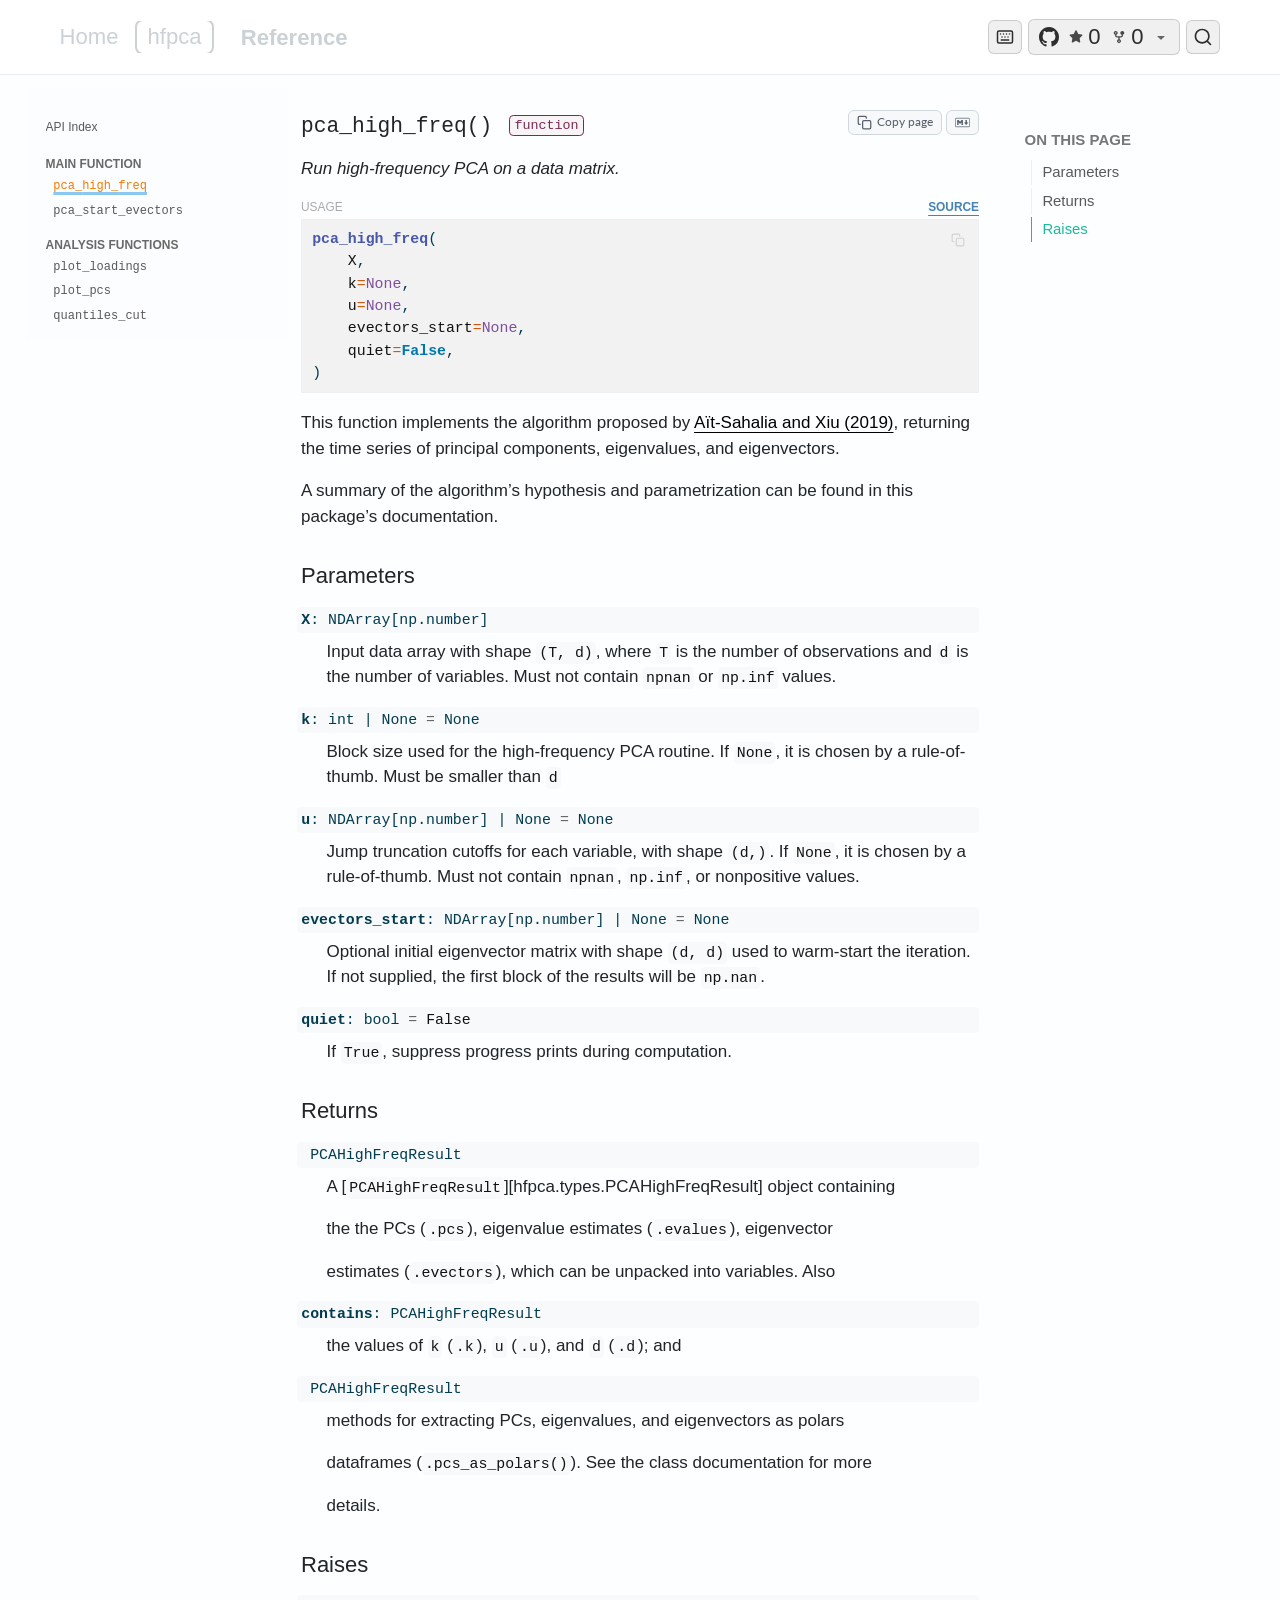
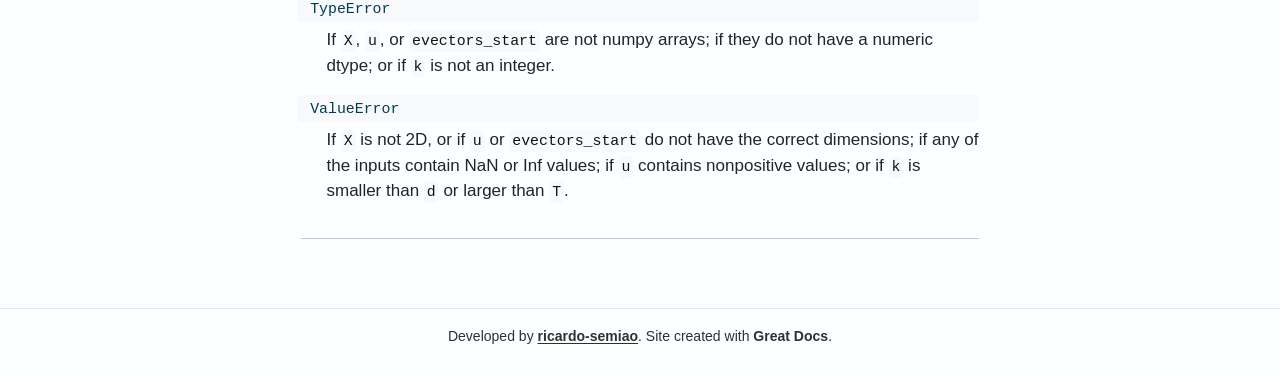
<file: docs/reference/pca_high_freq.html>
<!DOCTYPE html>

<html lang="en" xml:lang="en" xmlns="http://www.w3.org/1999/xhtml"><head>
<meta charset="utf-8"/>
<meta content="quarto-1.6.40" name="generator"/>
<meta content="width=device-width, initial-scale=1.0, user-scalable=yes" name="viewport"/>
<title>pca_high_freq() – hfpca | hfpca</title>
<style>
code{white-space: pre-wrap;}
span.smallcaps{font-variant: small-caps;}
div.columns{display: flex; gap: min(4vw, 1.5em);}
div.column{flex: auto; overflow-x: auto;}
div.hanging-indent{margin-left: 1.5em; text-indent: -1.5em;}
ul.task-list{list-style: none;}
ul.task-list li input[type="checkbox"] {
  width: 0.8em;
  margin: 0 0.8em 0.2em -1em; /* quarto-specific, see https://github.com/quarto-dev/quarto-cli/issues/4556 */ 
  vertical-align: middle;
}
/* CSS for syntax highlighting */
pre > code.sourceCode { white-space: pre; position: relative; }
pre > code.sourceCode > span { line-height: 1.25; }
pre > code.sourceCode > span:empty { height: 1.2em; }
.sourceCode { overflow: visible; }
code.sourceCode > span { color: inherit; text-decoration: inherit; }
div.sourceCode { margin: 1em 0; }
pre.sourceCode { margin: 0; }
@media screen {
div.sourceCode { overflow: auto; }
}
@media print {
pre > code.sourceCode { white-space: pre-wrap; }
pre > code.sourceCode > span { display: inline-block; text-indent: -5em; padding-left: 5em; }
}
pre.numberSource code
  { counter-reset: source-line 0; }
pre.numberSource code > span
  { position: relative; left: -4em; counter-increment: source-line; }
pre.numberSource code > span > a:first-child::before
  { content: counter(source-line);
    position: relative; left: -1em; text-align: right; vertical-align: baseline;
    border: none; display: inline-block;
    -webkit-touch-callout: none; -webkit-user-select: none;
    -khtml-user-select: none; -moz-user-select: none;
    -ms-user-select: none; user-select: none;
    padding: 0 4px; width: 4em;
  }
pre.numberSource { margin-left: 3em;  padding-left: 4px; }
div.sourceCode
  {   }
@media screen {
pre > code.sourceCode > span > a:first-child::before { text-decoration: underline; }
}
</style>
<script src="../site_libs/quarto-nav/quarto-nav.js"></script>
<script src="../site_libs/quarto-nav/headroom.min.js"></script>
<script src="../site_libs/clipboard/clipboard.min.js"></script>
<script src="../site_libs/quarto-search/autocomplete.umd.js"></script>
<script src="../site_libs/quarto-search/fuse.min.js"></script>
<script src="../site_libs/quarto-search/quarto-search.js"></script>
<meta content="../" name="quarto:offset"/>
<script src="../site_libs/quarto-html/quarto.js"></script>
<script src="../site_libs/quarto-html/popper.min.js"></script>
<script src="../site_libs/quarto-html/tippy.umd.min.js"></script>
<script src="../site_libs/quarto-html/anchor.min.js"></script>
<link href="../site_libs/quarto-html/tippy.css" rel="stylesheet"/>
<link href="../site_libs/quarto-html/quarto-syntax-highlighting-549806ee2085284f45b00abea8c6df48.css" id="quarto-text-highlighting-styles" rel="stylesheet"/>
<script src="../site_libs/bootstrap/bootstrap.min.js"></script>
<link href="../site_libs/bootstrap/bootstrap-icons.css" rel="stylesheet"/>
<link append-hash="true" data-mode="light" href="../site_libs/bootstrap/bootstrap-1acce9a05a86467e3a701a329bcd973b.min.css" id="quarto-bootstrap" rel="stylesheet"/>
<script id="quarto-search-options" type="application/json">{
  "location": "navbar",
  "copy-button": false,
  "collapse-after": 3,
  "panel-placement": "end",
  "type": "overlay",
  "limit": 50,
  "keyboard-shortcut": [
    "f",
    "/",
    "s"
  ],
  "show-item-context": false,
  "language": {
    "search-no-results-text": "No results",
    "search-matching-documents-text": "matching documents",
    "search-copy-link-title": "Copy link to search",
    "search-hide-matches-text": "Hide additional matches",
    "search-more-match-text": "more match in this document",
    "search-more-matches-text": "more matches in this document",
    "search-clear-button-title": "Clear",
    "search-text-placeholder": "",
    "search-detached-cancel-button-title": "Cancel",
    "search-submit-button-title": "Submit",
    "search-label": "Search"
  }
}</script>
<link href="https://cdnjs.cloudflare.com/ajax/libs/font-awesome/6.4.0/css/all.min.css" rel="stylesheet"/>
<script>document.head.appendChild(Object.assign(document.createElement('link'),{rel:'stylesheet',href:(document.querySelector('meta[name="quarto:offset"]')||{content:''}).content+'termshow.css'}));</script>
<script>document.head.appendChild(Object.assign(document.createElement('link'),{rel:'stylesheet',href:(document.querySelector('meta[name="quarto:offset"]')||{content:''}).content+'gd-lightbox.css'}));</script>
<script>(function(){var s=document.createElement('script');var m=document.querySelector('meta[name="quarto:offset"]');s.src=(m?m.content:'')+'gd-lightbox.js';s.defer=true;document.head.appendChild(s);})();</script>
<script>document.head.appendChild(Object.assign(document.createElement('link'),{rel:'stylesheet',href:(document.querySelector('meta[name="quarto:offset"]')||{content:''}).content+'gd-lightbox-compare.css'}));</script>
<script>(function(){var s=document.createElement('script');var m=document.querySelector('meta[name="quarto:offset"]');s.src=(m?m.content:'')+'gd-lightbox-compare.js';s.defer=true;document.head.appendChild(s);})();</script>
<script>document.head.appendChild(Object.assign(document.createElement('link'),{rel:'stylesheet',href:(document.querySelector('meta[name="quarto:offset"]')||{content:''}).content+'gd-lightbox-annotate.css'}));</script>
<script>(function(){var s=document.createElement('script');var m=document.querySelector('meta[name="quarto:offset"]');s.src=(m?m.content:'')+'gd-lightbox-annotate.js';s.defer=true;document.head.appendChild(s);})();</script>
<meta content="disabled" name="gd-dark-mode"/>
<script src="../theme-init.js"></script>
<link href="../rsgreatdocs.css" rel="stylesheet"/>
<link href="pca_high_freq.md" rel="alternate" type="text/markdown"/>
<link href="https://ricardo-semiao.github.io/hfpca/reference\pca_high_freq.html" rel="canonical"/>
<meta content="Run high-frequency PCA on a data matrix." name="description"/>
<meta content="website" property="og:type"/>
<meta content="pca_high_freq() – hfpca | hfpca" property="og:title"/>
<meta content="Run high-frequency PCA on a data matrix." property="og:description"/>
<meta content="https://ricardo-semiao.github.io/hfpca/reference\pca_high_freq.html" property="og:url"/>
<meta content="hfpca" property="og:site_name"/>
<meta content="summary" name="twitter:card"/>
<meta content="pca_high_freq() – hfpca | hfpca" name="twitter:title"/>
<meta content="Run high-frequency PCA on a data matrix." name="twitter:description"/>
</head>
<body class="gd-ref-sidebar nav-sidebar floating nav-fixed doc-api-page">
<div id="quarto-search-results"></div>
<header class="headroom fixed-top" id="quarto-header">
<nav class="navbar navbar-expand-lg" data-bs-theme="dark">
<div class="navbar-container container-fluid">
<div class="navbar-brand-container mx-auto">
<a class="rssite-rsgreatdocs" href="/"><span>Home</span></a><a class="navbar-brand" href="../index.html">
<span class="navbar-title">hfpca</span>
</a>
</div>
<div class="" id="quarto-search"></div>
<button aria-controls="navbarCollapse" aria-expanded="false" aria-label="Toggle navigation" class="navbar-toggler" data-bs-target="#navbarCollapse" data-bs-toggle="collapse" onclick="if (window.quartoToggleHeadroom) { window.quartoToggleHeadroom(); }" role="menu" type="button">
<span class="navbar-toggler-icon"></span>
</button>
<div class="collapse navbar-collapse" id="navbarCollapse">
<ul class="navbar-nav navbar-nav-scroll me-auto">
<li class="nav-item">
<a aria-current="page" class="nav-link active" href="../reference/index.html">
<span class="menu-text">Reference</span></a>
</li>
</ul>
<ul class="navbar-nav navbar-nav-scroll ms-auto">
<li class="nav-item">
<span class="nav-link">
<div data-forks="0" data-owner="ricardo-semiao" data-repo="hfpca" data-stars="0" id="github-widget"></div>
</span>
</li>
</ul>
</div> <!-- /navcollapse -->
<div class="quarto-navbar-tools">
</div>
</div> <!-- /container-fluid -->
</nav>
<nav class="quarto-secondary-nav">
<div class="container-fluid d-flex">
<button aria-controls="quarto-sidebar" aria-expanded="false" aria-label="Toggle sidebar navigation" class="quarto-btn-toggle btn" data-bs-target=".quarto-sidebar-collapse-item" data-bs-toggle="collapse" onclick="if (window.quartoToggleHeadroom) { window.quartoToggleHeadroom(); }" role="button" type="button">
<i class="bi bi-layout-text-sidebar-reverse"></i>
</button>
<h1 class="quarto-secondary-nav-title no-breadcrumbs gd-ref-title"><span class="gd-ref-title-prefix">API</span><span class="gd-ref-title-sep">/</span><span class="gd-ref-title-name">pca_high_freq()</span></h1>
<a aria-controls="quarto-sidebar" aria-expanded="false" aria-label="Toggle sidebar navigation" class="flex-grow-1" data-bs-target=".quarto-sidebar-collapse-item" data-bs-toggle="collapse" onclick="if (window.quartoToggleHeadroom) { window.quartoToggleHeadroom(); }" role="navigation">
</a>
</div>
</nav>
</header>
<!-- content -->
<div class="quarto-container page-columns page-rows-contents page-layout-article page-navbar" id="quarto-content">
<!-- sidebar -->
<nav class="sidebar collapse collapse-horizontal quarto-sidebar-collapse-item sidebar-navigation floating overflow-auto" id="quarto-sidebar">
<div class="sidebar-menu-container">
<ul class="list-unstyled mt-1">
<li class="sidebar-item">
<div class="sidebar-item-container" style="padding-bottom: 0.5rem; padding-top: 0.25rem;">
<a class="sidebar-item-text sidebar-link" href="../reference/index.html" style='font-family: "Open Sans", -apple-system, BlinkMacSystemFont, "Segoe UI", Roboto, "Helvetica Neue", Arial, sans-serif;'>
<span class="menu-text">API Index</span></a>
</div>
</li>
<li class="sidebar-item sidebar-item-section">
<div class="sidebar-item-container">
<a class="sidebar-item-text sidebar-link text-start">
<span class="menu-text">Main function</span></a>
</div>
<ul class="list-unstyled sidebar-section depth1 show" id="quarto-sidebar-section-1">
<li class="sidebar-item">
<div class="sidebar-item-container">
<a class="sidebar-item-text sidebar-link active" href="../reference/pca_high_freq.html">
<span class="menu-text">pca_high_freq</span></a>
</div>
</li>
<li class="sidebar-item">
<div class="sidebar-item-container">
<a class="sidebar-item-text sidebar-link" href="../reference/pca_start_evectors.html">
<span class="menu-text">pca_start_evectors</span></a>
</div>
</li>
</ul>
</li>
<li class="sidebar-item sidebar-item-section">
<div class="sidebar-item-container">
<a class="sidebar-item-text sidebar-link text-start">
<span class="menu-text">Analysis functions</span></a>
</div>
<ul class="list-unstyled sidebar-section depth1 show" id="quarto-sidebar-section-2">
<li class="sidebar-item">
<div class="sidebar-item-container">
<a class="sidebar-item-text sidebar-link" href="../reference/plot_loadings.html">
<span class="menu-text">plot_loadings</span></a>
</div>
</li>
<li class="sidebar-item">
<div class="sidebar-item-container">
<a class="sidebar-item-text sidebar-link" href="../reference/plot_pcs.html">
<span class="menu-text">plot_pcs</span></a>
</div>
</li>
<li class="sidebar-item">
<div class="sidebar-item-container">
<a class="sidebar-item-text sidebar-link" href="../reference/quantiles_cut.html">
<span class="menu-text">quantiles_cut</span></a>
</div>
</li>
</ul>
</li>
</ul>
</div>
</nav>
<div class="quarto-sidebar-collapse-item" data-bs-target=".quarto-sidebar-collapse-item" data-bs-toggle="collapse" id="quarto-sidebar-glass"></div>
<!-- margin-sidebar -->
<div class="sidebar margin-sidebar" id="quarto-margin-sidebar">
<nav class="toc-active" id="TOC" role="doc-toc">
<h3 id="toc-title">On this page</h3>
<ul class="collapse">
<li><a class="nav-link active" data-scroll-target="#parameters" href="#parameters" id="toc-parameters">Parameters</a></li>
<li><a class="nav-link" data-scroll-target="#returns" href="#returns" id="toc-returns">Returns</a></li>
<li><a class="nav-link" data-scroll-target="#raises" href="#raises" id="toc-raises">Raises</a></li>
</ul>
</nav>
</div>
<!-- main -->
<main class="content" id="quarto-document-content">
<header class="quarto-title-block default" id="title-block-header">
<div class="quarto-title">
<h2 class="title" style="font-family: ui-monospace, SFMono-Regular, Menlo, Monaco, Consolas, 'Liberation Mono', 'Courier New', monospace; font-size: 1.25rem;"><span class="doc-object-name doc-function doc-label doc-label-function">pca_high_freq()</span></h2>
</div>
<div class="quarto-title-meta">
</div>
</header>
<div class="doc-subject">
<p>Run high-frequency PCA on a data matrix.</p>
</div>
<div class="doc-usage-source">
<p>Usage</p>
<p><a href="https://github.com/ricardo-semiao/hfpca/blob/main/src/hfpca/hfpca.py#L11-L94" rel="noopener" target="_blank">Source</a></p>
</div>
<div class="doc-signature doc-Kind.FUNCTION">
<div class="sourceCode" id="cb1"><pre class="sourceCode python"><code class="sourceCode python"><span id="cb1-1"><a aria-hidden="true" href="#cb1-1" tabindex="-1"></a><span class="sig-name">pca_high_freq</span>(
    <span class="va">X</span>,
    <span class="va">k</span><span class="op">=</span><span class="cn-none">None</span>,
    <span class="va">u</span><span class="op">=</span><span class="cn-none">None</span>,
    <span class="va">evectors_start</span><span class="op">=</span><span class="cn-none">None</span>,
    <span class="va">quiet</span><span class="op">=</span><span class="cn-bool">False</span>,
)</span></code></pre></div>
</div>
<div class="doc-text">
<p>This function implements the algorithm proposed by <a href="https://www.nber.org/system/files/working_papers/w21584/w21584.pdf">Aït-Sahalia and Xiu (2019)</a>, returning the time series of principal components, eigenvalues, and eigenvectors.</p>
<p>A summary of the algorithm’s hypothesis and parametrization can be found in this package’s documentation.</p>
</div>
<section class="level2 doc-parameters" id="parameters">
<h2 class="doc-parameters">Parameters</h2>
<div class="doc-definition-items">
<dl>
<dt><code><span class="doc-parameter-name">X</span><span class="doc-parameter-annotation-sep">:</span> <span class="doc-parameter-annotation">NDArray[np.number]</span></code></dt>
<dd>
<p>Input data array with shape <code>(T, d)</code>, where <code>T</code> is the number of observations and <code>d</code> is the number of variables. Must not contain <code>npnan</code> or <code>np.inf</code> values.</p>
</dd>
<dt><code><span class="doc-parameter-name">k</span><span class="doc-parameter-annotation-sep">:</span> <span class="doc-parameter-annotation">int | None</span> <span class="doc-parameter-default-sep op">=</span> <span class="doc-parameter-default">None</span></code></dt>
<dd>
<p>Block size used for the high-frequency PCA routine. If <code>None</code>, it is chosen by a rule-of-thumb. Must be smaller than <code>d</code></p>
</dd>
<dt><code><span class="doc-parameter-name">u</span><span class="doc-parameter-annotation-sep">:</span> <span class="doc-parameter-annotation">NDArray[np.number] | None</span> <span class="doc-parameter-default-sep op">=</span> <span class="doc-parameter-default">None</span></code></dt>
<dd>
<p>Jump truncation cutoffs for each variable, with shape <code>(d,)</code>. If <code>None</code>, it is chosen by a rule-of-thumb. Must not contain <code>npnan</code>, <code>np.inf</code>, or nonpositive values.</p>
</dd>
<dt><code><span class="doc-parameter-name">evectors_start</span><span class="doc-parameter-annotation-sep">:</span> <span class="doc-parameter-annotation">NDArray[np.number] | None</span> <span class="doc-parameter-default-sep op">=</span> <span class="doc-parameter-default">None</span></code></dt>
<dd>
<p>Optional initial eigenvector matrix with shape <code>(d, d)</code> used to warm-start the iteration. If not supplied, the first block of the results will be <code>np.nan</code>.</p>
</dd>
<dt><code><span class="doc-parameter-name">quiet</span><span class="doc-parameter-annotation-sep">:</span> <span class="doc-parameter-annotation">bool</span> <span class="doc-parameter-default-sep op">=</span> <span class="doc-parameter-default"><span class="va">False</span></span></code></dt>
<dd>
<p>If <code>True</code>, suppress progress prints during computation.</p>
</dd>
</dl>
</div>
</section>
<section class="level2 doc-returns" id="returns">
<h2 class="doc-returns">Returns</h2>
<div class="doc-definition-items">
<dl>
<dt><code> <span class="doc-parameter-annotation">PCAHighFreqResult</span></code></dt>
<dd>
<p>A [<code>PCAHighFreqResult</code>][hfpca.types.PCAHighFreqResult] object containing</p>
<p>the the PCs (<code>.pcs</code>), eigenvalue estimates (<code>.evalues</code>), eigenvector</p>
<p>estimates (<code>.evectors</code>), which can be unpacked into variables. Also</p>
</dd>
<dt><code><span class="doc-parameter-name">contains</span><span class="doc-parameter-annotation-sep">:</span> <span class="doc-parameter-annotation">PCAHighFreqResult</span></code></dt>
<dd>
<p>the values of <code>k</code> (<code>.k</code>), <code>u</code> (<code>.u</code>), and <code>d</code> (<code>.d</code>); and</p>
</dd>
<dt><code> <span class="doc-parameter-annotation">PCAHighFreqResult</span></code></dt>
<dd>
<p>methods for extracting PCs, eigenvalues, and eigenvectors as polars</p>
<p>dataframes (<code>.pcs_as_polars()</code>). See the class documentation for more</p>
<p>details.</p>
</dd>
</dl>
</div>
</section>
<section class="level2 doc-raises" id="raises">
<h2 class="doc-raises">Raises</h2>
<div class="doc-definition-items">
<dl>
<dt><code> <span class="doc-parameter-annotation">TypeError</span></code></dt>
<dd>
<p>If <code>X</code>, <code>u</code>, or <code>evectors_start</code> are not numpy arrays; if they do not have a numeric dtype; or if <code>k</code> is not an integer.</p>
</dd>
<dt><code> <span class="doc-parameter-annotation">ValueError</span></code></dt>
<dd>
<p>If <code>X</code> is not 2D, or if <code>u</code> or <code>evectors_start</code> do not have the correct dimensions; if any of the inputs contain NaN or Inf values; if <code>u</code> contains nonpositive values; or if <code>k</code> is smaller than <code>d</code> or larger than <code>T</code>.</p>
</dd>
</dl>
</div>
</section>
</main>
<hr style="padding: 0; margin: 0;"/>
<!-- /main -->
<script id="quarto-html-after-body" type="application/javascript">
window.document.addEventListener("DOMContentLoaded", function (event) {
  const toggleBodyColorMode = (bsSheetEl) => {
    const mode = bsSheetEl.getAttribute("data-mode");
    const bodyEl = window.document.querySelector("body");
    if (mode === "dark") {
      bodyEl.classList.add("quarto-dark");
      bodyEl.classList.remove("quarto-light");
    } else {
      bodyEl.classList.add("quarto-light");
      bodyEl.classList.remove("quarto-dark");
    }
  }
  const toggleBodyColorPrimary = () => {
    const bsSheetEl = window.document.querySelector("link#quarto-bootstrap");
    if (bsSheetEl) {
      toggleBodyColorMode(bsSheetEl);
    }
  }
  toggleBodyColorPrimary();  
  const icon = "";
  const anchorJS = new window.AnchorJS();
  anchorJS.options = {
    placement: 'right',
    icon: icon
  };
  anchorJS.add('.anchored');
    var localhostRegex = new RegExp(/^(?:http|https):\/\/localhost\:?[0-9]*\//);
    var mailtoRegex = new RegExp(/^mailto:/);
      var filterRegex = new RegExp('/' + window.location.host + '/');
    var isInternal = (href) => {
        return filterRegex.test(href) || localhostRegex.test(href) || mailtoRegex.test(href);
    }
    // Inspect non-navigation links and adorn them if external
 	var links = window.document.querySelectorAll('a[href]:not(.nav-link):not(.navbar-brand):not(.toc-action):not(.sidebar-link):not(.sidebar-item-toggle):not(.pagination-link):not(.no-external):not([aria-hidden]):not(.dropdown-item):not(.quarto-navigation-tool):not(.about-link)');
    for (var i=0; i<links.length; i++) {
      const link = links[i];
      if (!isInternal(link.href)) {
        // undo the damage that might have been done by quarto-nav.js in the case of
        // links that we want to consider external
        if (link.dataset.originalHref !== undefined) {
          link.href = link.dataset.originalHref;
        }
      }
    }
  function tippyHover(el, contentFn, onTriggerFn, onUntriggerFn) {
    const config = {
      allowHTML: true,
      maxWidth: 500,
      delay: 100,
      arrow: false,
      appendTo: function(el) {
          return el.parentElement;
      },
      interactive: true,
      interactiveBorder: 10,
      theme: 'quarto',
      placement: 'bottom-start',
    };
    if (contentFn) {
      config.content = contentFn;
    }
    if (onTriggerFn) {
      config.onTrigger = onTriggerFn;
    }
    if (onUntriggerFn) {
      config.onUntrigger = onUntriggerFn;
    }
    window.tippy(el, config); 
  }
  const noterefs = window.document.querySelectorAll('a[role="doc-noteref"]');
  for (var i=0; i<noterefs.length; i++) {
    const ref = noterefs[i];
    tippyHover(ref, function() {
      // use id or data attribute instead here
      let href = ref.getAttribute('data-footnote-href') || ref.getAttribute('href');
      try { href = new URL(href).hash; } catch {}
      const id = href.replace(/^#\/?/, "");
      const note = window.document.getElementById(id);
      if (note) {
        return note.innerHTML;
      } else {
        return "";
      }
    });
  }
  const xrefs = window.document.querySelectorAll('a.quarto-xref');
  const processXRef = (id, note) => {
    // Strip column container classes
    const stripColumnClz = (el) => {
      el.classList.remove("page-full", "page-columns");
      if (el.children) {
        for (const child of el.children) {
          stripColumnClz(child);
        }
      }
    }
    stripColumnClz(note)
    if (id === null || id.startsWith('sec-')) {
      // Special case sections, only their first couple elements
      const container = document.createElement("div");
      if (note.children && note.children.length > 2) {
        container.appendChild(note.children[0].cloneNode(true));
        for (let i = 1; i < note.children.length; i++) {
          const child = note.children[i];
          if (child.tagName === "P" && child.innerText === "") {
            continue;
          } else {
            container.appendChild(child.cloneNode(true));
            break;
          }
        }
        if (window.Quarto?.typesetMath) {
          window.Quarto.typesetMath(container);
        }
        return container.innerHTML
      } else {
        if (window.Quarto?.typesetMath) {
          window.Quarto.typesetMath(note);
        }
        return note.innerHTML;
      }
    } else {
      // Remove any anchor links if they are present
      const anchorLink = note.querySelector('a.anchorjs-link');
      if (anchorLink) {
        anchorLink.remove();
      }
      if (window.Quarto?.typesetMath) {
        window.Quarto.typesetMath(note);
      }
      if (note.classList.contains("callout")) {
        return note.outerHTML;
      } else {
        return note.innerHTML;
      }
    }
  }
  for (var i=0; i<xrefs.length; i++) {
    const xref = xrefs[i];
    tippyHover(xref, undefined, function(instance) {
      instance.disable();
      let url = xref.getAttribute('href');
      let hash = undefined; 
      if (url.startsWith('#')) {
        hash = url;
      } else {
        try { hash = new URL(url).hash; } catch {}
      }
      if (hash) {
        const id = hash.replace(/^#\/?/, "");
        const note = window.document.getElementById(id);
        if (note !== null) {
          try {
            const html = processXRef(id, note.cloneNode(true));
            instance.setContent(html);
          } finally {
            instance.enable();
            instance.show();
          }
        } else {
          // See if we can fetch this
          fetch(url.split('#')[0])
          .then(res => res.text())
          .then(html => {
            const parser = new DOMParser();
            const htmlDoc = parser.parseFromString(html, "text/html");
            const note = htmlDoc.getElementById(id);
            if (note !== null) {
              const html = processXRef(id, note);
              instance.setContent(html);
            } 
          }).finally(() => {
            instance.enable();
            instance.show();
          });
        }
      } else {
        // See if we can fetch a full url (with no hash to target)
        // This is a special case and we should probably do some content thinning / targeting
        fetch(url)
        .then(res => res.text())
        .then(html => {
          const parser = new DOMParser();
          const htmlDoc = parser.parseFromString(html, "text/html");
          const note = htmlDoc.querySelector('main.content');
          if (note !== null) {
            // This should only happen for chapter cross references
            // (since there is no id in the URL)
            // remove the first header
            if (note.children.length > 0 && note.children[0].tagName === "HEADER") {
              note.children[0].remove();
            }
            const html = processXRef(null, note);
            instance.setContent(html);
          } 
        }).finally(() => {
          instance.enable();
          instance.show();
        });
      }
    }, function(instance) {
    });
  }
      let selectedAnnoteEl;
      const selectorForAnnotation = ( cell, annotation) => {
        let cellAttr = 'data-code-cell="' + cell + '"';
        let lineAttr = 'data-code-annotation="' +  annotation + '"';
        const selector = 'span[' + cellAttr + '][' + lineAttr + ']';
        return selector;
      }
      const selectCodeLines = (annoteEl) => {
        const doc = window.document;
        const targetCell = annoteEl.getAttribute("data-target-cell");
        const targetAnnotation = annoteEl.getAttribute("data-target-annotation");
        const annoteSpan = window.document.querySelector(selectorForAnnotation(targetCell, targetAnnotation));
        const lines = annoteSpan.getAttribute("data-code-lines").split(",");
        const lineIds = lines.map((line) => {
          return targetCell + "-" + line;
        })
        let top = null;
        let height = null;
        let parent = null;
        if (lineIds.length > 0) {
            //compute the position of the single el (top and bottom and make a div)
            const el = window.document.getElementById(lineIds[0]);
            top = el.offsetTop;
            height = el.offsetHeight;
            parent = el.parentElement.parentElement;
          if (lineIds.length > 1) {
            const lastEl = window.document.getElementById(lineIds[lineIds.length - 1]);
            const bottom = lastEl.offsetTop + lastEl.offsetHeight;
            height = bottom - top;
          }
          if (top !== null && height !== null && parent !== null) {
            // cook up a div (if necessary) and position it 
            let div = window.document.getElementById("code-annotation-line-highlight");
            if (div === null) {
              div = window.document.createElement("div");
              div.setAttribute("id", "code-annotation-line-highlight");
              div.style.position = 'absolute';
              parent.appendChild(div);
            }
            div.style.top = top - 2 + "px";
            div.style.height = height + 4 + "px";
            div.style.left = 0;
            let gutterDiv = window.document.getElementById("code-annotation-line-highlight-gutter");
            if (gutterDiv === null) {
              gutterDiv = window.document.createElement("div");
              gutterDiv.setAttribute("id", "code-annotation-line-highlight-gutter");
              gutterDiv.style.position = 'absolute';
              const codeCell = window.document.getElementById(targetCell);
              const gutter = codeCell.querySelector('.code-annotation-gutter');
              gutter.appendChild(gutterDiv);
            }
            gutterDiv.style.top = top - 2 + "px";
            gutterDiv.style.height = height + 4 + "px";
          }
          selectedAnnoteEl = annoteEl;
        }
      };
      const unselectCodeLines = () => {
        const elementsIds = ["code-annotation-line-highlight", "code-annotation-line-highlight-gutter"];
        elementsIds.forEach((elId) => {
          const div = window.document.getElementById(elId);
          if (div) {
            div.remove();
          }
        });
        selectedAnnoteEl = undefined;
      };
        // Handle positioning of the toggle
    window.addEventListener(
      "resize",
      throttle(() => {
        elRect = undefined;
        if (selectedAnnoteEl) {
          selectCodeLines(selectedAnnoteEl);
        }
      }, 10)
    );
    function throttle(fn, ms) {
    let throttle = false;
    let timer;
      return (...args) => {
        if(!throttle) { // first call gets through
            fn.apply(this, args);
            throttle = true;
        } else { // all the others get throttled
            if(timer) clearTimeout(timer); // cancel #2
            timer = setTimeout(() => {
              fn.apply(this, args);
              timer = throttle = false;
            }, ms);
        }
      };
    }
      // Attach click handler to the DT
      const annoteDls = window.document.querySelectorAll('dt[data-target-cell]');
      for (const annoteDlNode of annoteDls) {
        annoteDlNode.addEventListener('click', (event) => {
          const clickedEl = event.target;
          if (clickedEl !== selectedAnnoteEl) {
            unselectCodeLines();
            const activeEl = window.document.querySelector('dt[data-target-cell].code-annotation-active');
            if (activeEl) {
              activeEl.classList.remove('code-annotation-active');
            }
            selectCodeLines(clickedEl);
            clickedEl.classList.add('code-annotation-active');
          } else {
            // Unselect the line
            unselectCodeLines();
            clickedEl.classList.remove('code-annotation-active');
          }
        });
      }
  const findCites = (el) => {
    const parentEl = el.parentElement;
    if (parentEl) {
      const cites = parentEl.dataset.cites;
      if (cites) {
        return {
          el,
          cites: cites.split(' ')
        };
      } else {
        return findCites(el.parentElement)
      }
    } else {
      return undefined;
    }
  };
  var bibliorefs = window.document.querySelectorAll('a[role="doc-biblioref"]');
  for (var i=0; i<bibliorefs.length; i++) {
    const ref = bibliorefs[i];
    const citeInfo = findCites(ref);
    if (citeInfo) {
      tippyHover(citeInfo.el, function() {
        var popup = window.document.createElement('div');
        citeInfo.cites.forEach(function(cite) {
          var citeDiv = window.document.createElement('div');
          citeDiv.classList.add('hanging-indent');
          citeDiv.classList.add('csl-entry');
          var biblioDiv = window.document.getElementById('ref-' + cite);
          if (biblioDiv) {
            citeDiv.innerHTML = biblioDiv.innerHTML;
          }
          popup.appendChild(citeDiv);
        });
        return popup.innerHTML;
      });
    }
  }
});
</script>
</div> <!-- /content -->
<footer class="footer">
<div class="nav-footer">
<div class="nav-footer-center">
<p>Developed by <a href="https://ricardo-semiao.github.io/"><strong>ricardo-semiao</strong></a>.<span> </span>Site created with <strong>Great Docs</strong>.</p>
</div>
</div>
</footer>
<script src="../github-widget.js"></script>
<script src="../copy-page.js"></script>
<script src="../sidebar-wrap.js"></script>
<script>(function(){var s=document.createElement('script');var m=document.querySelector('meta[name="quarto:offset"]');s.src=(m?m.content:'')+'sidebar-float.js';document.body.appendChild(s);})();</script>
<script src="../sidebar-filter.js"></script>
<script src="../back-to-top.js"></script>
<script>(function(){var s=document.createElement('script');var m=document.querySelector('meta[name="quarto:offset"]');s.src=(m?m.content:'')+'on-this-page.js';document.body.appendChild(s);})();</script>
<script src="../keyboard-nav.js"></script>
<script src="../copy-code.js"></script>
<script src="../details.js"></script>
<script src="../mermaid-renderer.js"></script>
<script src="../tooltips.js"></script>
<script>(function(){var s=document.createElement('script');var m=document.querySelector('meta[name="quarto:offset"]');s.src=(m?m.content:'')+'color-swatch.js';document.body.appendChild(s);})();</script>
<script src="../responsive-tables.js"></script>
<script>(function(){var s=document.createElement('script');var m=document.querySelector('meta[name="quarto:offset"]');s.src=(m?m.content:'')+'video-embed.js';document.body.appendChild(s);})();</script>
<script>(function(){var s=document.createElement('script');var m=document.querySelector('meta[name="quarto:offset"]');s.src=(m?m.content:'')+'termshow.js';document.body.appendChild(s);})();</script>
<script src="../navbar-widgets.js"></script>
</body></html>
</file>
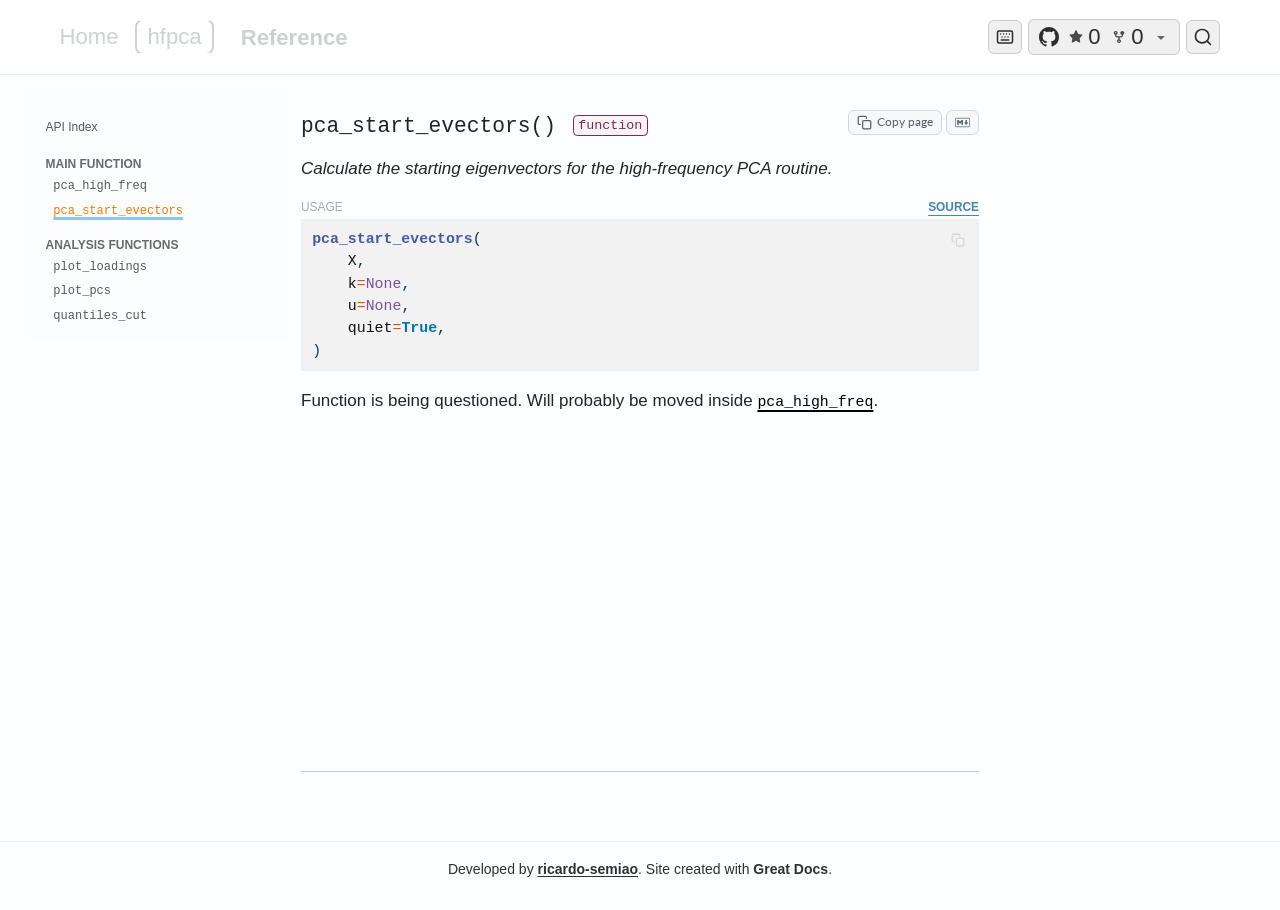
<file: docs/reference/pca_start_evectors.html>
<!DOCTYPE html>

<html lang="en" xml:lang="en" xmlns="http://www.w3.org/1999/xhtml"><head>
<meta charset="utf-8"/>
<meta content="quarto-1.6.40" name="generator"/>
<meta content="width=device-width, initial-scale=1.0, user-scalable=yes" name="viewport"/>
<title>pca_start_evectors() – hfpca | hfpca</title>
<style>
code{white-space: pre-wrap;}
span.smallcaps{font-variant: small-caps;}
div.columns{display: flex; gap: min(4vw, 1.5em);}
div.column{flex: auto; overflow-x: auto;}
div.hanging-indent{margin-left: 1.5em; text-indent: -1.5em;}
ul.task-list{list-style: none;}
ul.task-list li input[type="checkbox"] {
  width: 0.8em;
  margin: 0 0.8em 0.2em -1em; /* quarto-specific, see https://github.com/quarto-dev/quarto-cli/issues/4556 */ 
  vertical-align: middle;
}
/* CSS for syntax highlighting */
pre > code.sourceCode { white-space: pre; position: relative; }
pre > code.sourceCode > span { line-height: 1.25; }
pre > code.sourceCode > span:empty { height: 1.2em; }
.sourceCode { overflow: visible; }
code.sourceCode > span { color: inherit; text-decoration: inherit; }
div.sourceCode { margin: 1em 0; }
pre.sourceCode { margin: 0; }
@media screen {
div.sourceCode { overflow: auto; }
}
@media print {
pre > code.sourceCode { white-space: pre-wrap; }
pre > code.sourceCode > span { display: inline-block; text-indent: -5em; padding-left: 5em; }
}
pre.numberSource code
  { counter-reset: source-line 0; }
pre.numberSource code > span
  { position: relative; left: -4em; counter-increment: source-line; }
pre.numberSource code > span > a:first-child::before
  { content: counter(source-line);
    position: relative; left: -1em; text-align: right; vertical-align: baseline;
    border: none; display: inline-block;
    -webkit-touch-callout: none; -webkit-user-select: none;
    -khtml-user-select: none; -moz-user-select: none;
    -ms-user-select: none; user-select: none;
    padding: 0 4px; width: 4em;
  }
pre.numberSource { margin-left: 3em;  padding-left: 4px; }
div.sourceCode
  {   }
@media screen {
pre > code.sourceCode > span > a:first-child::before { text-decoration: underline; }
}
</style>
<script src="../site_libs/quarto-nav/quarto-nav.js"></script>
<script src="../site_libs/quarto-nav/headroom.min.js"></script>
<script src="../site_libs/clipboard/clipboard.min.js"></script>
<script src="../site_libs/quarto-search/autocomplete.umd.js"></script>
<script src="../site_libs/quarto-search/fuse.min.js"></script>
<script src="../site_libs/quarto-search/quarto-search.js"></script>
<meta content="../" name="quarto:offset"/>
<script src="../site_libs/quarto-html/quarto.js"></script>
<script src="../site_libs/quarto-html/popper.min.js"></script>
<script src="../site_libs/quarto-html/tippy.umd.min.js"></script>
<script src="../site_libs/quarto-html/anchor.min.js"></script>
<link href="../site_libs/quarto-html/tippy.css" rel="stylesheet"/>
<link href="../site_libs/quarto-html/quarto-syntax-highlighting-549806ee2085284f45b00abea8c6df48.css" id="quarto-text-highlighting-styles" rel="stylesheet"/>
<script src="../site_libs/bootstrap/bootstrap.min.js"></script>
<link href="../site_libs/bootstrap/bootstrap-icons.css" rel="stylesheet"/>
<link append-hash="true" data-mode="light" href="../site_libs/bootstrap/bootstrap-1acce9a05a86467e3a701a329bcd973b.min.css" id="quarto-bootstrap" rel="stylesheet"/>
<script id="quarto-search-options" type="application/json">{
  "location": "navbar",
  "copy-button": false,
  "collapse-after": 3,
  "panel-placement": "end",
  "type": "overlay",
  "limit": 50,
  "keyboard-shortcut": [
    "f",
    "/",
    "s"
  ],
  "show-item-context": false,
  "language": {
    "search-no-results-text": "No results",
    "search-matching-documents-text": "matching documents",
    "search-copy-link-title": "Copy link to search",
    "search-hide-matches-text": "Hide additional matches",
    "search-more-match-text": "more match in this document",
    "search-more-matches-text": "more matches in this document",
    "search-clear-button-title": "Clear",
    "search-text-placeholder": "",
    "search-detached-cancel-button-title": "Cancel",
    "search-submit-button-title": "Submit",
    "search-label": "Search"
  }
}</script>
<link href="https://cdnjs.cloudflare.com/ajax/libs/font-awesome/6.4.0/css/all.min.css" rel="stylesheet"/>
<script>document.head.appendChild(Object.assign(document.createElement('link'),{rel:'stylesheet',href:(document.querySelector('meta[name="quarto:offset"]')||{content:''}).content+'termshow.css'}));</script>
<script>document.head.appendChild(Object.assign(document.createElement('link'),{rel:'stylesheet',href:(document.querySelector('meta[name="quarto:offset"]')||{content:''}).content+'gd-lightbox.css'}));</script>
<script>(function(){var s=document.createElement('script');var m=document.querySelector('meta[name="quarto:offset"]');s.src=(m?m.content:'')+'gd-lightbox.js';s.defer=true;document.head.appendChild(s);})();</script>
<script>document.head.appendChild(Object.assign(document.createElement('link'),{rel:'stylesheet',href:(document.querySelector('meta[name="quarto:offset"]')||{content:''}).content+'gd-lightbox-compare.css'}));</script>
<script>(function(){var s=document.createElement('script');var m=document.querySelector('meta[name="quarto:offset"]');s.src=(m?m.content:'')+'gd-lightbox-compare.js';s.defer=true;document.head.appendChild(s);})();</script>
<script>document.head.appendChild(Object.assign(document.createElement('link'),{rel:'stylesheet',href:(document.querySelector('meta[name="quarto:offset"]')||{content:''}).content+'gd-lightbox-annotate.css'}));</script>
<script>(function(){var s=document.createElement('script');var m=document.querySelector('meta[name="quarto:offset"]');s.src=(m?m.content:'')+'gd-lightbox-annotate.js';s.defer=true;document.head.appendChild(s);})();</script>
<meta content="disabled" name="gd-dark-mode"/>
<script src="../theme-init.js"></script>
<link href="../rsgreatdocs.css" rel="stylesheet"/>
<link href="pca_start_evectors.md" rel="alternate" type="text/markdown"/>
<link href="https://ricardo-semiao.github.io/hfpca/reference\pca_start_evectors.html" rel="canonical"/>
<meta content="Calculate the starting eigenvectors for the high-frequency PCA routine." name="description"/>
<meta content="website" property="og:type"/>
<meta content="pca_start_evectors() – hfpca | hfpca" property="og:title"/>
<meta content="Calculate the starting eigenvectors for the high-frequency PCA routine." property="og:description"/>
<meta content="https://ricardo-semiao.github.io/hfpca/reference\pca_start_evectors.html" property="og:url"/>
<meta content="hfpca" property="og:site_name"/>
<meta content="summary" name="twitter:card"/>
<meta content="pca_start_evectors() – hfpca | hfpca" name="twitter:title"/>
<meta content="Calculate the starting eigenvectors for the high-frequency PCA routine." name="twitter:description"/>
</head>
<body class="gd-ref-sidebar nav-sidebar floating nav-fixed doc-api-page">
<div id="quarto-search-results"></div>
<header class="headroom fixed-top" id="quarto-header">
<nav class="navbar navbar-expand-lg" data-bs-theme="dark">
<div class="navbar-container container-fluid">
<div class="navbar-brand-container mx-auto">
<a class="rssite-rsgreatdocs" href="/"><span>Home</span></a><a class="navbar-brand" href="../index.html">
<span class="navbar-title">hfpca</span>
</a>
</div>
<div class="" id="quarto-search"></div>
<button aria-controls="navbarCollapse" aria-expanded="false" aria-label="Toggle navigation" class="navbar-toggler" data-bs-target="#navbarCollapse" data-bs-toggle="collapse" onclick="if (window.quartoToggleHeadroom) { window.quartoToggleHeadroom(); }" role="menu" type="button">
<span class="navbar-toggler-icon"></span>
</button>
<div class="collapse navbar-collapse" id="navbarCollapse">
<ul class="navbar-nav navbar-nav-scroll me-auto">
<li class="nav-item">
<a aria-current="page" class="nav-link active" href="../reference/index.html">
<span class="menu-text">Reference</span></a>
</li>
</ul>
<ul class="navbar-nav navbar-nav-scroll ms-auto">
<li class="nav-item">
<span class="nav-link">
<div data-forks="0" data-owner="ricardo-semiao" data-repo="hfpca" data-stars="0" id="github-widget"></div>
</span>
</li>
</ul>
</div> <!-- /navcollapse -->
<div class="quarto-navbar-tools">
</div>
</div> <!-- /container-fluid -->
</nav>
<nav class="quarto-secondary-nav">
<div class="container-fluid d-flex">
<button aria-controls="quarto-sidebar" aria-expanded="false" aria-label="Toggle sidebar navigation" class="quarto-btn-toggle btn" data-bs-target=".quarto-sidebar-collapse-item" data-bs-toggle="collapse" onclick="if (window.quartoToggleHeadroom) { window.quartoToggleHeadroom(); }" role="button" type="button">
<i class="bi bi-layout-text-sidebar-reverse"></i>
</button>
<h1 class="quarto-secondary-nav-title no-breadcrumbs gd-ref-title"><span class="gd-ref-title-prefix">API</span><span class="gd-ref-title-sep">/</span><span class="gd-ref-title-name">pca_start_evectors()</span></h1>
<a aria-controls="quarto-sidebar" aria-expanded="false" aria-label="Toggle sidebar navigation" class="flex-grow-1" data-bs-target=".quarto-sidebar-collapse-item" data-bs-toggle="collapse" onclick="if (window.quartoToggleHeadroom) { window.quartoToggleHeadroom(); }" role="navigation">
</a>
</div>
</nav>
</header>
<!-- content -->
<div class="quarto-container page-columns page-rows-contents page-layout-article page-navbar" id="quarto-content">
<!-- sidebar -->
<nav class="sidebar collapse collapse-horizontal quarto-sidebar-collapse-item sidebar-navigation floating overflow-auto" id="quarto-sidebar">
<div class="sidebar-menu-container">
<ul class="list-unstyled mt-1">
<li class="sidebar-item">
<div class="sidebar-item-container" style="padding-bottom: 0.5rem; padding-top: 0.25rem;">
<a class="sidebar-item-text sidebar-link" href="../reference/index.html" style='font-family: "Open Sans", -apple-system, BlinkMacSystemFont, "Segoe UI", Roboto, "Helvetica Neue", Arial, sans-serif;'>
<span class="menu-text">API Index</span></a>
</div>
</li>
<li class="sidebar-item sidebar-item-section">
<div class="sidebar-item-container">
<a class="sidebar-item-text sidebar-link text-start">
<span class="menu-text">Main function</span></a>
</div>
<ul class="list-unstyled sidebar-section depth1 show" id="quarto-sidebar-section-1">
<li class="sidebar-item">
<div class="sidebar-item-container">
<a class="sidebar-item-text sidebar-link" href="../reference/pca_high_freq.html">
<span class="menu-text">pca_high_freq</span></a>
</div>
</li>
<li class="sidebar-item">
<div class="sidebar-item-container">
<a class="sidebar-item-text sidebar-link active" href="../reference/pca_start_evectors.html">
<span class="menu-text">pca_start_evectors</span></a>
</div>
</li>
</ul>
</li>
<li class="sidebar-item sidebar-item-section">
<div class="sidebar-item-container">
<a class="sidebar-item-text sidebar-link text-start">
<span class="menu-text">Analysis functions</span></a>
</div>
<ul class="list-unstyled sidebar-section depth1 show" id="quarto-sidebar-section-2">
<li class="sidebar-item">
<div class="sidebar-item-container">
<a class="sidebar-item-text sidebar-link" href="../reference/plot_loadings.html">
<span class="menu-text">plot_loadings</span></a>
</div>
</li>
<li class="sidebar-item">
<div class="sidebar-item-container">
<a class="sidebar-item-text sidebar-link" href="../reference/plot_pcs.html">
<span class="menu-text">plot_pcs</span></a>
</div>
</li>
<li class="sidebar-item">
<div class="sidebar-item-container">
<a class="sidebar-item-text sidebar-link" href="../reference/quantiles_cut.html">
<span class="menu-text">quantiles_cut</span></a>
</div>
</li>
</ul>
</li>
</ul>
</div>
</nav>
<div class="quarto-sidebar-collapse-item" data-bs-target=".quarto-sidebar-collapse-item" data-bs-toggle="collapse" id="quarto-sidebar-glass"></div>
<!-- margin-sidebar -->
<div class="sidebar margin-sidebar zindex-bottom" id="quarto-margin-sidebar">
</div>
<!-- main -->
<main class="content" id="quarto-document-content">
<header class="quarto-title-block default" id="title-block-header">
<div class="quarto-title">
<h2 class="title" style="font-family: ui-monospace, SFMono-Regular, Menlo, Monaco, Consolas, 'Liberation Mono', 'Courier New', monospace; font-size: 1.25rem;"><span class="doc-object-name doc-function doc-label doc-label-function">pca_start_evectors()</span></h2>
</div>
<div class="quarto-title-meta">
</div>
</header>
<div class="doc-subject">
<p>Calculate the starting eigenvectors for the high-frequency PCA routine.</p>
</div>
<div class="doc-usage-source">
<p>Usage</p>
<p><a href="https://github.com/ricardo-semiao/hfpca/blob/main/src/hfpca/_defaults.py#L26-L49" rel="noopener" target="_blank">Source</a></p>
</div>
<div class="doc-signature doc-Kind.FUNCTION">
<div class="sourceCode" id="cb1"><pre class="sourceCode python"><code class="sourceCode python"><span id="cb1-1"><a aria-hidden="true" href="#cb1-1" tabindex="-1"></a><span class="sig-name">pca_start_evectors</span>(
    <span class="va">X</span>,
    <span class="va">k</span><span class="op">=</span><span class="cn-none">None</span>,
    <span class="va">u</span><span class="op">=</span><span class="cn-none">None</span>,
    <span class="va">quiet</span><span class="op">=</span><span class="cn-bool">True</span>,
)</span></code></pre></div>
</div>
<div class="doc-text">
<p>Function is being questioned. Will probably be moved inside <a class="gdls-link gdls-code" href="pca_high_freq.html#hfpca.pca_high_freq">pca_high_freq</a>.</p>
</div>
</main>
<hr style="padding: 0; margin: 0;"/>
<!-- /main -->
<script id="quarto-html-after-body" type="application/javascript">
window.document.addEventListener("DOMContentLoaded", function (event) {
  const toggleBodyColorMode = (bsSheetEl) => {
    const mode = bsSheetEl.getAttribute("data-mode");
    const bodyEl = window.document.querySelector("body");
    if (mode === "dark") {
      bodyEl.classList.add("quarto-dark");
      bodyEl.classList.remove("quarto-light");
    } else {
      bodyEl.classList.add("quarto-light");
      bodyEl.classList.remove("quarto-dark");
    }
  }
  const toggleBodyColorPrimary = () => {
    const bsSheetEl = window.document.querySelector("link#quarto-bootstrap");
    if (bsSheetEl) {
      toggleBodyColorMode(bsSheetEl);
    }
  }
  toggleBodyColorPrimary();  
  const icon = "";
  const anchorJS = new window.AnchorJS();
  anchorJS.options = {
    placement: 'right',
    icon: icon
  };
  anchorJS.add('.anchored');
    var localhostRegex = new RegExp(/^(?:http|https):\/\/localhost\:?[0-9]*\//);
    var mailtoRegex = new RegExp(/^mailto:/);
      var filterRegex = new RegExp('/' + window.location.host + '/');
    var isInternal = (href) => {
        return filterRegex.test(href) || localhostRegex.test(href) || mailtoRegex.test(href);
    }
    // Inspect non-navigation links and adorn them if external
 	var links = window.document.querySelectorAll('a[href]:not(.nav-link):not(.navbar-brand):not(.toc-action):not(.sidebar-link):not(.sidebar-item-toggle):not(.pagination-link):not(.no-external):not([aria-hidden]):not(.dropdown-item):not(.quarto-navigation-tool):not(.about-link)');
    for (var i=0; i<links.length; i++) {
      const link = links[i];
      if (!isInternal(link.href)) {
        // undo the damage that might have been done by quarto-nav.js in the case of
        // links that we want to consider external
        if (link.dataset.originalHref !== undefined) {
          link.href = link.dataset.originalHref;
        }
      }
    }
  function tippyHover(el, contentFn, onTriggerFn, onUntriggerFn) {
    const config = {
      allowHTML: true,
      maxWidth: 500,
      delay: 100,
      arrow: false,
      appendTo: function(el) {
          return el.parentElement;
      },
      interactive: true,
      interactiveBorder: 10,
      theme: 'quarto',
      placement: 'bottom-start',
    };
    if (contentFn) {
      config.content = contentFn;
    }
    if (onTriggerFn) {
      config.onTrigger = onTriggerFn;
    }
    if (onUntriggerFn) {
      config.onUntrigger = onUntriggerFn;
    }
    window.tippy(el, config); 
  }
  const noterefs = window.document.querySelectorAll('a[role="doc-noteref"]');
  for (var i=0; i<noterefs.length; i++) {
    const ref = noterefs[i];
    tippyHover(ref, function() {
      // use id or data attribute instead here
      let href = ref.getAttribute('data-footnote-href') || ref.getAttribute('href');
      try { href = new URL(href).hash; } catch {}
      const id = href.replace(/^#\/?/, "");
      const note = window.document.getElementById(id);
      if (note) {
        return note.innerHTML;
      } else {
        return "";
      }
    });
  }
  const xrefs = window.document.querySelectorAll('a.quarto-xref');
  const processXRef = (id, note) => {
    // Strip column container classes
    const stripColumnClz = (el) => {
      el.classList.remove("page-full", "page-columns");
      if (el.children) {
        for (const child of el.children) {
          stripColumnClz(child);
        }
      }
    }
    stripColumnClz(note)
    if (id === null || id.startsWith('sec-')) {
      // Special case sections, only their first couple elements
      const container = document.createElement("div");
      if (note.children && note.children.length > 2) {
        container.appendChild(note.children[0].cloneNode(true));
        for (let i = 1; i < note.children.length; i++) {
          const child = note.children[i];
          if (child.tagName === "P" && child.innerText === "") {
            continue;
          } else {
            container.appendChild(child.cloneNode(true));
            break;
          }
        }
        if (window.Quarto?.typesetMath) {
          window.Quarto.typesetMath(container);
        }
        return container.innerHTML
      } else {
        if (window.Quarto?.typesetMath) {
          window.Quarto.typesetMath(note);
        }
        return note.innerHTML;
      }
    } else {
      // Remove any anchor links if they are present
      const anchorLink = note.querySelector('a.anchorjs-link');
      if (anchorLink) {
        anchorLink.remove();
      }
      if (window.Quarto?.typesetMath) {
        window.Quarto.typesetMath(note);
      }
      if (note.classList.contains("callout")) {
        return note.outerHTML;
      } else {
        return note.innerHTML;
      }
    }
  }
  for (var i=0; i<xrefs.length; i++) {
    const xref = xrefs[i];
    tippyHover(xref, undefined, function(instance) {
      instance.disable();
      let url = xref.getAttribute('href');
      let hash = undefined; 
      if (url.startsWith('#')) {
        hash = url;
      } else {
        try { hash = new URL(url).hash; } catch {}
      }
      if (hash) {
        const id = hash.replace(/^#\/?/, "");
        const note = window.document.getElementById(id);
        if (note !== null) {
          try {
            const html = processXRef(id, note.cloneNode(true));
            instance.setContent(html);
          } finally {
            instance.enable();
            instance.show();
          }
        } else {
          // See if we can fetch this
          fetch(url.split('#')[0])
          .then(res => res.text())
          .then(html => {
            const parser = new DOMParser();
            const htmlDoc = parser.parseFromString(html, "text/html");
            const note = htmlDoc.getElementById(id);
            if (note !== null) {
              const html = processXRef(id, note);
              instance.setContent(html);
            } 
          }).finally(() => {
            instance.enable();
            instance.show();
          });
        }
      } else {
        // See if we can fetch a full url (with no hash to target)
        // This is a special case and we should probably do some content thinning / targeting
        fetch(url)
        .then(res => res.text())
        .then(html => {
          const parser = new DOMParser();
          const htmlDoc = parser.parseFromString(html, "text/html");
          const note = htmlDoc.querySelector('main.content');
          if (note !== null) {
            // This should only happen for chapter cross references
            // (since there is no id in the URL)
            // remove the first header
            if (note.children.length > 0 && note.children[0].tagName === "HEADER") {
              note.children[0].remove();
            }
            const html = processXRef(null, note);
            instance.setContent(html);
          } 
        }).finally(() => {
          instance.enable();
          instance.show();
        });
      }
    }, function(instance) {
    });
  }
      let selectedAnnoteEl;
      const selectorForAnnotation = ( cell, annotation) => {
        let cellAttr = 'data-code-cell="' + cell + '"';
        let lineAttr = 'data-code-annotation="' +  annotation + '"';
        const selector = 'span[' + cellAttr + '][' + lineAttr + ']';
        return selector;
      }
      const selectCodeLines = (annoteEl) => {
        const doc = window.document;
        const targetCell = annoteEl.getAttribute("data-target-cell");
        const targetAnnotation = annoteEl.getAttribute("data-target-annotation");
        const annoteSpan = window.document.querySelector(selectorForAnnotation(targetCell, targetAnnotation));
        const lines = annoteSpan.getAttribute("data-code-lines").split(",");
        const lineIds = lines.map((line) => {
          return targetCell + "-" + line;
        })
        let top = null;
        let height = null;
        let parent = null;
        if (lineIds.length > 0) {
            //compute the position of the single el (top and bottom and make a div)
            const el = window.document.getElementById(lineIds[0]);
            top = el.offsetTop;
            height = el.offsetHeight;
            parent = el.parentElement.parentElement;
          if (lineIds.length > 1) {
            const lastEl = window.document.getElementById(lineIds[lineIds.length - 1]);
            const bottom = lastEl.offsetTop + lastEl.offsetHeight;
            height = bottom - top;
          }
          if (top !== null && height !== null && parent !== null) {
            // cook up a div (if necessary) and position it 
            let div = window.document.getElementById("code-annotation-line-highlight");
            if (div === null) {
              div = window.document.createElement("div");
              div.setAttribute("id", "code-annotation-line-highlight");
              div.style.position = 'absolute';
              parent.appendChild(div);
            }
            div.style.top = top - 2 + "px";
            div.style.height = height + 4 + "px";
            div.style.left = 0;
            let gutterDiv = window.document.getElementById("code-annotation-line-highlight-gutter");
            if (gutterDiv === null) {
              gutterDiv = window.document.createElement("div");
              gutterDiv.setAttribute("id", "code-annotation-line-highlight-gutter");
              gutterDiv.style.position = 'absolute';
              const codeCell = window.document.getElementById(targetCell);
              const gutter = codeCell.querySelector('.code-annotation-gutter');
              gutter.appendChild(gutterDiv);
            }
            gutterDiv.style.top = top - 2 + "px";
            gutterDiv.style.height = height + 4 + "px";
          }
          selectedAnnoteEl = annoteEl;
        }
      };
      const unselectCodeLines = () => {
        const elementsIds = ["code-annotation-line-highlight", "code-annotation-line-highlight-gutter"];
        elementsIds.forEach((elId) => {
          const div = window.document.getElementById(elId);
          if (div) {
            div.remove();
          }
        });
        selectedAnnoteEl = undefined;
      };
        // Handle positioning of the toggle
    window.addEventListener(
      "resize",
      throttle(() => {
        elRect = undefined;
        if (selectedAnnoteEl) {
          selectCodeLines(selectedAnnoteEl);
        }
      }, 10)
    );
    function throttle(fn, ms) {
    let throttle = false;
    let timer;
      return (...args) => {
        if(!throttle) { // first call gets through
            fn.apply(this, args);
            throttle = true;
        } else { // all the others get throttled
            if(timer) clearTimeout(timer); // cancel #2
            timer = setTimeout(() => {
              fn.apply(this, args);
              timer = throttle = false;
            }, ms);
        }
      };
    }
      // Attach click handler to the DT
      const annoteDls = window.document.querySelectorAll('dt[data-target-cell]');
      for (const annoteDlNode of annoteDls) {
        annoteDlNode.addEventListener('click', (event) => {
          const clickedEl = event.target;
          if (clickedEl !== selectedAnnoteEl) {
            unselectCodeLines();
            const activeEl = window.document.querySelector('dt[data-target-cell].code-annotation-active');
            if (activeEl) {
              activeEl.classList.remove('code-annotation-active');
            }
            selectCodeLines(clickedEl);
            clickedEl.classList.add('code-annotation-active');
          } else {
            // Unselect the line
            unselectCodeLines();
            clickedEl.classList.remove('code-annotation-active');
          }
        });
      }
  const findCites = (el) => {
    const parentEl = el.parentElement;
    if (parentEl) {
      const cites = parentEl.dataset.cites;
      if (cites) {
        return {
          el,
          cites: cites.split(' ')
        };
      } else {
        return findCites(el.parentElement)
      }
    } else {
      return undefined;
    }
  };
  var bibliorefs = window.document.querySelectorAll('a[role="doc-biblioref"]');
  for (var i=0; i<bibliorefs.length; i++) {
    const ref = bibliorefs[i];
    const citeInfo = findCites(ref);
    if (citeInfo) {
      tippyHover(citeInfo.el, function() {
        var popup = window.document.createElement('div');
        citeInfo.cites.forEach(function(cite) {
          var citeDiv = window.document.createElement('div');
          citeDiv.classList.add('hanging-indent');
          citeDiv.classList.add('csl-entry');
          var biblioDiv = window.document.getElementById('ref-' + cite);
          if (biblioDiv) {
            citeDiv.innerHTML = biblioDiv.innerHTML;
          }
          popup.appendChild(citeDiv);
        });
        return popup.innerHTML;
      });
    }
  }
});
</script>
</div> <!-- /content -->
<footer class="footer">
<div class="nav-footer">
<div class="nav-footer-center">
<p>Developed by <a href="https://ricardo-semiao.github.io/"><strong>ricardo-semiao</strong></a>.<span> </span>Site created with <strong>Great Docs</strong>.</p>
</div>
</div>
</footer>
<script src="../github-widget.js"></script>
<script src="../copy-page.js"></script>
<script src="../sidebar-wrap.js"></script>
<script>(function(){var s=document.createElement('script');var m=document.querySelector('meta[name="quarto:offset"]');s.src=(m?m.content:'')+'sidebar-float.js';document.body.appendChild(s);})();</script>
<script src="../sidebar-filter.js"></script>
<script src="../back-to-top.js"></script>
<script>(function(){var s=document.createElement('script');var m=document.querySelector('meta[name="quarto:offset"]');s.src=(m?m.content:'')+'on-this-page.js';document.body.appendChild(s);})();</script>
<script src="../keyboard-nav.js"></script>
<script src="../copy-code.js"></script>
<script src="../details.js"></script>
<script src="../mermaid-renderer.js"></script>
<script src="../tooltips.js"></script>
<script>(function(){var s=document.createElement('script');var m=document.querySelector('meta[name="quarto:offset"]');s.src=(m?m.content:'')+'color-swatch.js';document.body.appendChild(s);})();</script>
<script src="../responsive-tables.js"></script>
<script>(function(){var s=document.createElement('script');var m=document.querySelector('meta[name="quarto:offset"]');s.src=(m?m.content:'')+'video-embed.js';document.body.appendChild(s);})();</script>
<script>(function(){var s=document.createElement('script');var m=document.querySelector('meta[name="quarto:offset"]');s.src=(m?m.content:'')+'termshow.js';document.body.appendChild(s);})();</script>
<script src="../navbar-widgets.js"></script>
</body></html>
</file>
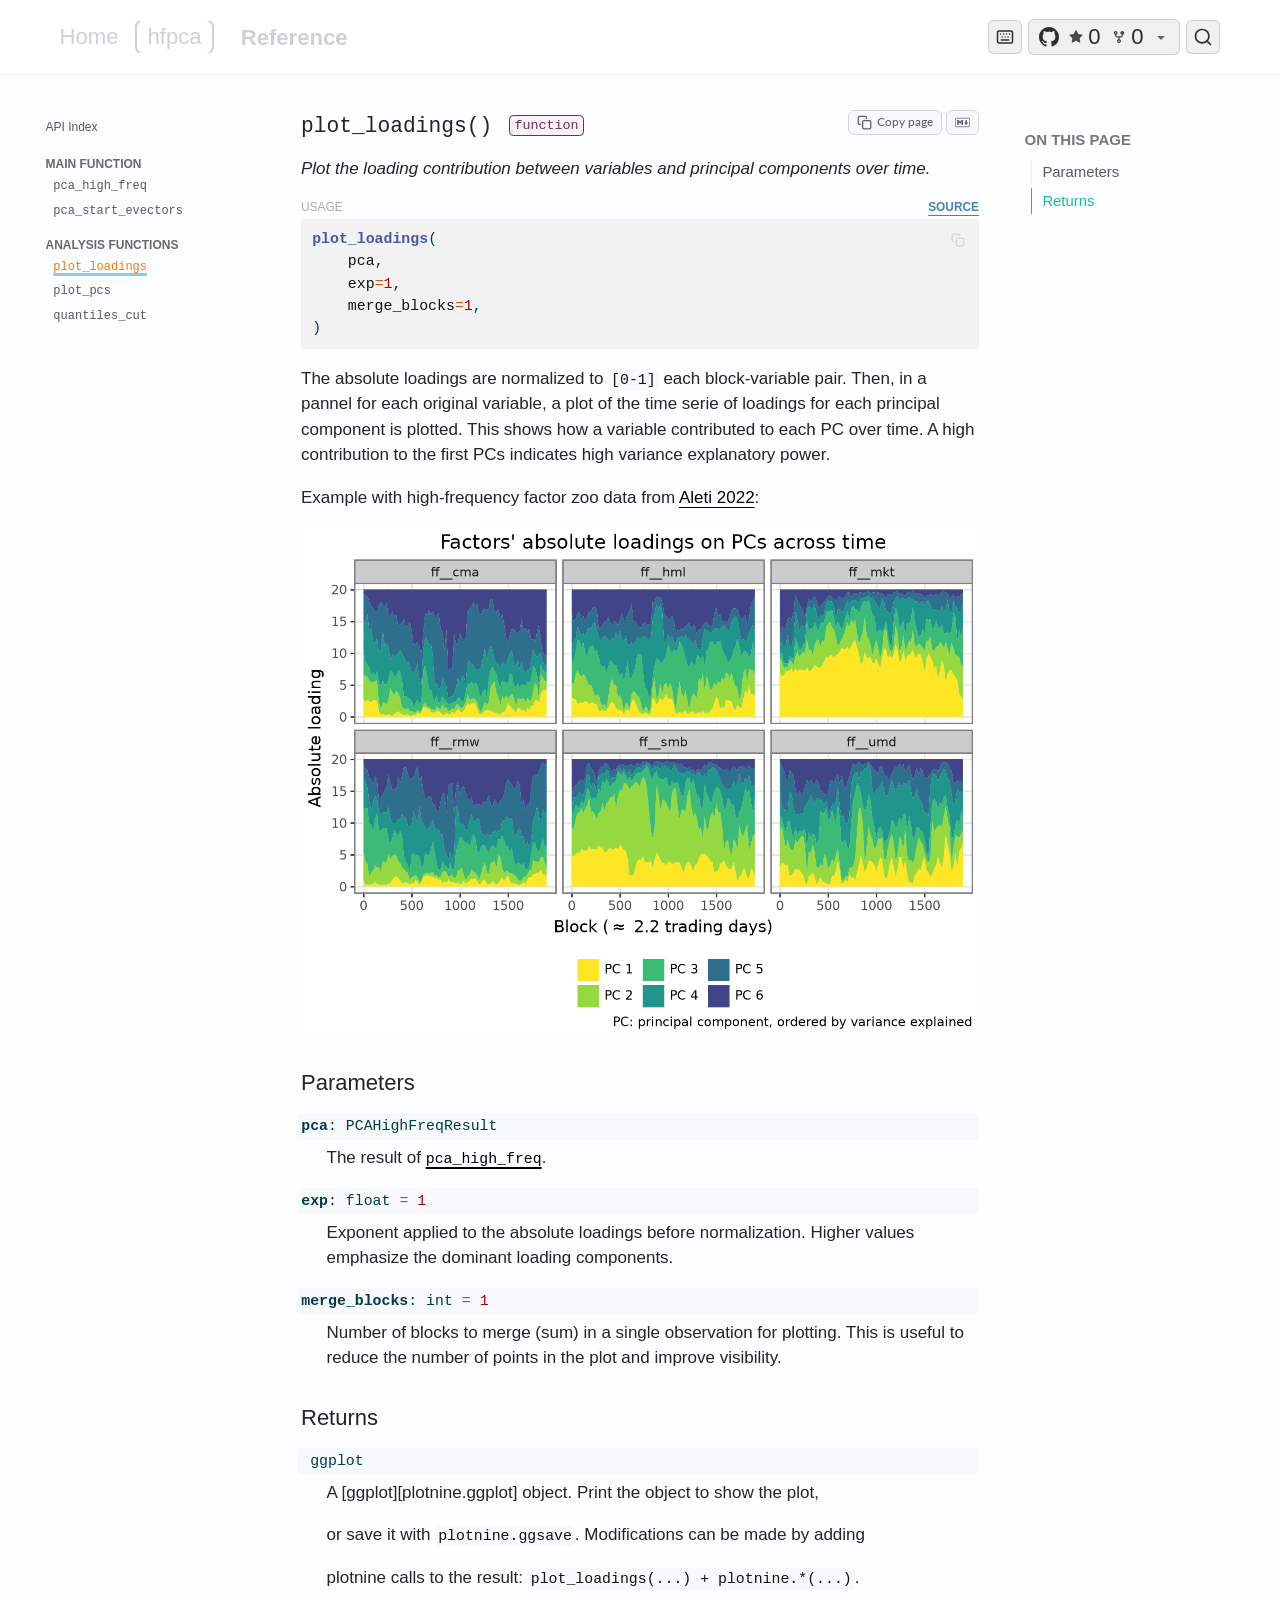
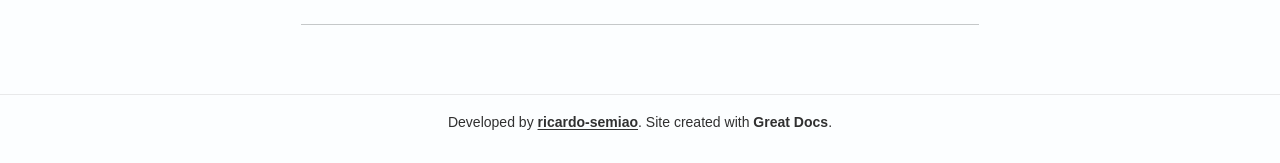
<file: docs/reference/plot_loadings.html>
<!DOCTYPE html>

<html lang="en" xml:lang="en" xmlns="http://www.w3.org/1999/xhtml"><head>
<meta charset="utf-8"/>
<meta content="quarto-1.6.40" name="generator"/>
<meta content="width=device-width, initial-scale=1.0, user-scalable=yes" name="viewport"/>
<title>plot_loadings() – hfpca | hfpca</title>
<style>
code{white-space: pre-wrap;}
span.smallcaps{font-variant: small-caps;}
div.columns{display: flex; gap: min(4vw, 1.5em);}
div.column{flex: auto; overflow-x: auto;}
div.hanging-indent{margin-left: 1.5em; text-indent: -1.5em;}
ul.task-list{list-style: none;}
ul.task-list li input[type="checkbox"] {
  width: 0.8em;
  margin: 0 0.8em 0.2em -1em; /* quarto-specific, see https://github.com/quarto-dev/quarto-cli/issues/4556 */ 
  vertical-align: middle;
}
/* CSS for syntax highlighting */
pre > code.sourceCode { white-space: pre; position: relative; }
pre > code.sourceCode > span { line-height: 1.25; }
pre > code.sourceCode > span:empty { height: 1.2em; }
.sourceCode { overflow: visible; }
code.sourceCode > span { color: inherit; text-decoration: inherit; }
div.sourceCode { margin: 1em 0; }
pre.sourceCode { margin: 0; }
@media screen {
div.sourceCode { overflow: auto; }
}
@media print {
pre > code.sourceCode { white-space: pre-wrap; }
pre > code.sourceCode > span { display: inline-block; text-indent: -5em; padding-left: 5em; }
}
pre.numberSource code
  { counter-reset: source-line 0; }
pre.numberSource code > span
  { position: relative; left: -4em; counter-increment: source-line; }
pre.numberSource code > span > a:first-child::before
  { content: counter(source-line);
    position: relative; left: -1em; text-align: right; vertical-align: baseline;
    border: none; display: inline-block;
    -webkit-touch-callout: none; -webkit-user-select: none;
    -khtml-user-select: none; -moz-user-select: none;
    -ms-user-select: none; user-select: none;
    padding: 0 4px; width: 4em;
  }
pre.numberSource { margin-left: 3em;  padding-left: 4px; }
div.sourceCode
  {   }
@media screen {
pre > code.sourceCode > span > a:first-child::before { text-decoration: underline; }
}
</style>
<script src="../site_libs/quarto-nav/quarto-nav.js"></script>
<script src="../site_libs/quarto-nav/headroom.min.js"></script>
<script src="../site_libs/clipboard/clipboard.min.js"></script>
<script src="../site_libs/quarto-search/autocomplete.umd.js"></script>
<script src="../site_libs/quarto-search/fuse.min.js"></script>
<script src="../site_libs/quarto-search/quarto-search.js"></script>
<meta content="../" name="quarto:offset"/>
<script src="../site_libs/quarto-html/quarto.js"></script>
<script src="../site_libs/quarto-html/popper.min.js"></script>
<script src="../site_libs/quarto-html/tippy.umd.min.js"></script>
<script src="../site_libs/quarto-html/anchor.min.js"></script>
<link href="../site_libs/quarto-html/tippy.css" rel="stylesheet"/>
<link href="../site_libs/quarto-html/quarto-syntax-highlighting-549806ee2085284f45b00abea8c6df48.css" id="quarto-text-highlighting-styles" rel="stylesheet"/>
<script src="../site_libs/bootstrap/bootstrap.min.js"></script>
<link href="../site_libs/bootstrap/bootstrap-icons.css" rel="stylesheet"/>
<link append-hash="true" data-mode="light" href="../site_libs/bootstrap/bootstrap-1acce9a05a86467e3a701a329bcd973b.min.css" id="quarto-bootstrap" rel="stylesheet"/>
<script id="quarto-search-options" type="application/json">{
  "location": "navbar",
  "copy-button": false,
  "collapse-after": 3,
  "panel-placement": "end",
  "type": "overlay",
  "limit": 50,
  "keyboard-shortcut": [
    "f",
    "/",
    "s"
  ],
  "show-item-context": false,
  "language": {
    "search-no-results-text": "No results",
    "search-matching-documents-text": "matching documents",
    "search-copy-link-title": "Copy link to search",
    "search-hide-matches-text": "Hide additional matches",
    "search-more-match-text": "more match in this document",
    "search-more-matches-text": "more matches in this document",
    "search-clear-button-title": "Clear",
    "search-text-placeholder": "",
    "search-detached-cancel-button-title": "Cancel",
    "search-submit-button-title": "Submit",
    "search-label": "Search"
  }
}</script>
<link href="https://cdnjs.cloudflare.com/ajax/libs/font-awesome/6.4.0/css/all.min.css" rel="stylesheet"/>
<script>document.head.appendChild(Object.assign(document.createElement('link'),{rel:'stylesheet',href:(document.querySelector('meta[name="quarto:offset"]')||{content:''}).content+'termshow.css'}));</script>
<script>document.head.appendChild(Object.assign(document.createElement('link'),{rel:'stylesheet',href:(document.querySelector('meta[name="quarto:offset"]')||{content:''}).content+'gd-lightbox.css'}));</script>
<script>(function(){var s=document.createElement('script');var m=document.querySelector('meta[name="quarto:offset"]');s.src=(m?m.content:'')+'gd-lightbox.js';s.defer=true;document.head.appendChild(s);})();</script>
<script>document.head.appendChild(Object.assign(document.createElement('link'),{rel:'stylesheet',href:(document.querySelector('meta[name="quarto:offset"]')||{content:''}).content+'gd-lightbox-compare.css'}));</script>
<script>(function(){var s=document.createElement('script');var m=document.querySelector('meta[name="quarto:offset"]');s.src=(m?m.content:'')+'gd-lightbox-compare.js';s.defer=true;document.head.appendChild(s);})();</script>
<script>document.head.appendChild(Object.assign(document.createElement('link'),{rel:'stylesheet',href:(document.querySelector('meta[name="quarto:offset"]')||{content:''}).content+'gd-lightbox-annotate.css'}));</script>
<script>(function(){var s=document.createElement('script');var m=document.querySelector('meta[name="quarto:offset"]');s.src=(m?m.content:'')+'gd-lightbox-annotate.js';s.defer=true;document.head.appendChild(s);})();</script>
<meta content="disabled" name="gd-dark-mode"/>
<script src="../theme-init.js"></script>
<link href="../rsgreatdocs.css" rel="stylesheet"/>
<link href="plot_loadings.md" rel="alternate" type="text/markdown"/>
<link href="https://ricardo-semiao.github.io/hfpca/reference\plot_loadings.html" rel="canonical"/>
<meta content="Plot the loading contribution between variables and principal components over time." name="description"/>
<meta content="website" property="og:type"/>
<meta content="plot_loadings() – hfpca | hfpca" property="og:title"/>
<meta content="Plot the loading contribution between variables and principal components over time." property="og:description"/>
<meta content="https://ricardo-semiao.github.io/hfpca/reference\plot_loadings.html" property="og:url"/>
<meta content="hfpca" property="og:site_name"/>
<meta content="summary" name="twitter:card"/>
<meta content="plot_loadings() – hfpca | hfpca" name="twitter:title"/>
<meta content="Plot the loading contribution between variables and principal components over time." name="twitter:description"/>
</head>
<body class="gd-ref-sidebar nav-sidebar floating nav-fixed doc-api-page">
<div id="quarto-search-results"></div>
<header class="headroom fixed-top" id="quarto-header">
<nav class="navbar navbar-expand-lg" data-bs-theme="dark">
<div class="navbar-container container-fluid">
<div class="navbar-brand-container mx-auto">
<a class="rssite-rsgreatdocs" href="/"><span>Home</span></a><a class="navbar-brand" href="../index.html">
<span class="navbar-title">hfpca</span>
</a>
</div>
<div class="" id="quarto-search"></div>
<button aria-controls="navbarCollapse" aria-expanded="false" aria-label="Toggle navigation" class="navbar-toggler" data-bs-target="#navbarCollapse" data-bs-toggle="collapse" onclick="if (window.quartoToggleHeadroom) { window.quartoToggleHeadroom(); }" role="menu" type="button">
<span class="navbar-toggler-icon"></span>
</button>
<div class="collapse navbar-collapse" id="navbarCollapse">
<ul class="navbar-nav navbar-nav-scroll me-auto">
<li class="nav-item">
<a aria-current="page" class="nav-link active" href="../reference/index.html">
<span class="menu-text">Reference</span></a>
</li>
</ul>
<ul class="navbar-nav navbar-nav-scroll ms-auto">
<li class="nav-item">
<span class="nav-link">
<div data-forks="0" data-owner="ricardo-semiao" data-repo="hfpca" data-stars="0" id="github-widget"></div>
</span>
</li>
</ul>
</div> <!-- /navcollapse -->
<div class="quarto-navbar-tools">
</div>
</div> <!-- /container-fluid -->
</nav>
<nav class="quarto-secondary-nav">
<div class="container-fluid d-flex">
<button aria-controls="quarto-sidebar" aria-expanded="false" aria-label="Toggle sidebar navigation" class="quarto-btn-toggle btn" data-bs-target=".quarto-sidebar-collapse-item" data-bs-toggle="collapse" onclick="if (window.quartoToggleHeadroom) { window.quartoToggleHeadroom(); }" role="button" type="button">
<i class="bi bi-layout-text-sidebar-reverse"></i>
</button>
<h1 class="quarto-secondary-nav-title no-breadcrumbs gd-ref-title"><span class="gd-ref-title-prefix">API</span><span class="gd-ref-title-sep">/</span><span class="gd-ref-title-name">plot_loadings()</span></h1>
<a aria-controls="quarto-sidebar" aria-expanded="false" aria-label="Toggle sidebar navigation" class="flex-grow-1" data-bs-target=".quarto-sidebar-collapse-item" data-bs-toggle="collapse" onclick="if (window.quartoToggleHeadroom) { window.quartoToggleHeadroom(); }" role="navigation">
</a>
</div>
</nav>
</header>
<!-- content -->
<div class="quarto-container page-columns page-rows-contents page-layout-article page-navbar" id="quarto-content">
<!-- sidebar -->
<nav class="sidebar collapse collapse-horizontal quarto-sidebar-collapse-item sidebar-navigation floating overflow-auto" id="quarto-sidebar">
<div class="sidebar-menu-container">
<ul class="list-unstyled mt-1">
<li class="sidebar-item">
<div class="sidebar-item-container" style="padding-bottom: 0.5rem; padding-top: 0.25rem;">
<a class="sidebar-item-text sidebar-link" href="../reference/index.html" style='font-family: "Open Sans", -apple-system, BlinkMacSystemFont, "Segoe UI", Roboto, "Helvetica Neue", Arial, sans-serif;'>
<span class="menu-text">API Index</span></a>
</div>
</li>
<li class="sidebar-item sidebar-item-section">
<div class="sidebar-item-container">
<a class="sidebar-item-text sidebar-link text-start">
<span class="menu-text">Main function</span></a>
</div>
<ul class="list-unstyled sidebar-section depth1 show" id="quarto-sidebar-section-1">
<li class="sidebar-item">
<div class="sidebar-item-container">
<a class="sidebar-item-text sidebar-link" href="../reference/pca_high_freq.html">
<span class="menu-text">pca_high_freq</span></a>
</div>
</li>
<li class="sidebar-item">
<div class="sidebar-item-container">
<a class="sidebar-item-text sidebar-link" href="../reference/pca_start_evectors.html">
<span class="menu-text">pca_start_evectors</span></a>
</div>
</li>
</ul>
</li>
<li class="sidebar-item sidebar-item-section">
<div class="sidebar-item-container">
<a class="sidebar-item-text sidebar-link text-start">
<span class="menu-text">Analysis functions</span></a>
</div>
<ul class="list-unstyled sidebar-section depth1 show" id="quarto-sidebar-section-2">
<li class="sidebar-item">
<div class="sidebar-item-container">
<a class="sidebar-item-text sidebar-link active" href="../reference/plot_loadings.html">
<span class="menu-text">plot_loadings</span></a>
</div>
</li>
<li class="sidebar-item">
<div class="sidebar-item-container">
<a class="sidebar-item-text sidebar-link" href="../reference/plot_pcs.html">
<span class="menu-text">plot_pcs</span></a>
</div>
</li>
<li class="sidebar-item">
<div class="sidebar-item-container">
<a class="sidebar-item-text sidebar-link" href="../reference/quantiles_cut.html">
<span class="menu-text">quantiles_cut</span></a>
</div>
</li>
</ul>
</li>
</ul>
</div>
</nav>
<div class="quarto-sidebar-collapse-item" data-bs-target=".quarto-sidebar-collapse-item" data-bs-toggle="collapse" id="quarto-sidebar-glass"></div>
<!-- margin-sidebar -->
<div class="sidebar margin-sidebar" id="quarto-margin-sidebar">
<nav class="toc-active" id="TOC" role="doc-toc">
<h3 id="toc-title">On this page</h3>
<ul class="collapse">
<li><a class="nav-link active" data-scroll-target="#parameters" href="#parameters" id="toc-parameters">Parameters</a></li>
<li><a class="nav-link" data-scroll-target="#returns" href="#returns" id="toc-returns">Returns</a></li>
</ul>
</nav>
</div>
<!-- main -->
<main class="content" id="quarto-document-content">
<header class="quarto-title-block default" id="title-block-header">
<div class="quarto-title">
<h2 class="title" style="font-family: ui-monospace, SFMono-Regular, Menlo, Monaco, Consolas, 'Liberation Mono', 'Courier New', monospace; font-size: 1.25rem;"><span class="doc-object-name doc-function doc-label doc-label-function">plot_loadings()</span></h2>
</div>
<div class="quarto-title-meta">
</div>
</header>
<div class="doc-subject">
<p>Plot the loading contribution between variables and principal components over time.</p>
</div>
<div class="doc-usage-source">
<p>Usage</p>
<p><a href="https://github.com/ricardo-semiao/hfpca/blob/main/src/hfpca/analisys.py#L29-L91" rel="noopener" target="_blank">Source</a></p>
</div>
<div class="doc-signature doc-Kind.FUNCTION">
<div class="sourceCode" id="cb1"><pre class="sourceCode python"><code class="sourceCode python"><span id="cb1-1"><a aria-hidden="true" href="#cb1-1" tabindex="-1"></a><span class="sig-name">plot_loadings</span>(
    <span class="va">pca</span>,
    <span class="va">exp</span><span class="op">=</span><span class="dv">1</span>,
    <span class="va">merge_blocks</span><span class="op">=</span><span class="dv">1</span>,
)</span></code></pre></div>
</div>
<div class="doc-text">
<p>The absolute loadings are normalized to <code>[0-1]</code> each block-variable pair. Then, in a pannel for each original variable, a plot of the time serie of loadings for each principal component is plotted. This shows how a variable contributed to each PC over time. A high contribution to the first PCs indicates high variance explanatory power.</p>
<p>Example with high-frequency factor zoo data from <a href="https://dx.doi.org/10.2139/ssrn.4021620">Aleti 2022</a>:</p>
<p><img class="img-fluid" src="../.assets/plot_loadings.png"/></p>
</div>
<section class="level2 doc-parameters" id="parameters">
<h2 class="doc-parameters">Parameters</h2>
<div class="doc-definition-items">
<dl>
<dt><code><span class="doc-parameter-name">pca</span><span class="doc-parameter-annotation-sep">:</span> <span class="doc-parameter-annotation">PCAHighFreqResult</span></code></dt>
<dd>
<p>The result of <a class="gdls-link gdls-code" href="pca_high_freq.html#hfpca.pca_high_freq">pca_high_freq</a>.</p>
</dd>
<dt><code><span class="doc-parameter-name">exp</span><span class="doc-parameter-annotation-sep">:</span> <span class="doc-parameter-annotation">float</span> <span class="doc-parameter-default-sep op">=</span> <span class="doc-parameter-default"><span class="dv">1</span></span></code></dt>
<dd>
<p>Exponent applied to the absolute loadings before normalization. Higher values emphasize the dominant loading components.</p>
</dd>
<dt><code><span class="doc-parameter-name">merge_blocks</span><span class="doc-parameter-annotation-sep">:</span> <span class="doc-parameter-annotation">int</span> <span class="doc-parameter-default-sep op">=</span> <span class="doc-parameter-default"><span class="dv">1</span></span></code></dt>
<dd>
<p>Number of blocks to merge (sum) in a single observation for plotting. This is useful to reduce the number of points in the plot and improve visibility.</p>
</dd>
</dl>
</div>
</section>
<section class="level2 doc-returns" id="returns">
<h2 class="doc-returns">Returns</h2>
<div class="doc-definition-items">
<dl>
<dt><code> <span class="doc-parameter-annotation">ggplot</span></code></dt>
<dd>
<p>A [ggplot][plotnine.ggplot] object. Print the object to show the plot,</p>
<p>or save it with <code>plotnine.ggsave</code>. Modifications can be made by adding</p>
<p>plotnine calls to the result: <code>plot_loadings(...) + plotnine.*(...)</code>.</p>
</dd>
</dl>
</div>
</section>
</main>
<hr style="padding: 0; margin: 0;"/>
<!-- /main -->
<script id="quarto-html-after-body" type="application/javascript">
window.document.addEventListener("DOMContentLoaded", function (event) {
  const toggleBodyColorMode = (bsSheetEl) => {
    const mode = bsSheetEl.getAttribute("data-mode");
    const bodyEl = window.document.querySelector("body");
    if (mode === "dark") {
      bodyEl.classList.add("quarto-dark");
      bodyEl.classList.remove("quarto-light");
    } else {
      bodyEl.classList.add("quarto-light");
      bodyEl.classList.remove("quarto-dark");
    }
  }
  const toggleBodyColorPrimary = () => {
    const bsSheetEl = window.document.querySelector("link#quarto-bootstrap");
    if (bsSheetEl) {
      toggleBodyColorMode(bsSheetEl);
    }
  }
  toggleBodyColorPrimary();  
  const icon = "";
  const anchorJS = new window.AnchorJS();
  anchorJS.options = {
    placement: 'right',
    icon: icon
  };
  anchorJS.add('.anchored');
    var localhostRegex = new RegExp(/^(?:http|https):\/\/localhost\:?[0-9]*\//);
    var mailtoRegex = new RegExp(/^mailto:/);
      var filterRegex = new RegExp('/' + window.location.host + '/');
    var isInternal = (href) => {
        return filterRegex.test(href) || localhostRegex.test(href) || mailtoRegex.test(href);
    }
    // Inspect non-navigation links and adorn them if external
 	var links = window.document.querySelectorAll('a[href]:not(.nav-link):not(.navbar-brand):not(.toc-action):not(.sidebar-link):not(.sidebar-item-toggle):not(.pagination-link):not(.no-external):not([aria-hidden]):not(.dropdown-item):not(.quarto-navigation-tool):not(.about-link)');
    for (var i=0; i<links.length; i++) {
      const link = links[i];
      if (!isInternal(link.href)) {
        // undo the damage that might have been done by quarto-nav.js in the case of
        // links that we want to consider external
        if (link.dataset.originalHref !== undefined) {
          link.href = link.dataset.originalHref;
        }
      }
    }
  function tippyHover(el, contentFn, onTriggerFn, onUntriggerFn) {
    const config = {
      allowHTML: true,
      maxWidth: 500,
      delay: 100,
      arrow: false,
      appendTo: function(el) {
          return el.parentElement;
      },
      interactive: true,
      interactiveBorder: 10,
      theme: 'quarto',
      placement: 'bottom-start',
    };
    if (contentFn) {
      config.content = contentFn;
    }
    if (onTriggerFn) {
      config.onTrigger = onTriggerFn;
    }
    if (onUntriggerFn) {
      config.onUntrigger = onUntriggerFn;
    }
    window.tippy(el, config); 
  }
  const noterefs = window.document.querySelectorAll('a[role="doc-noteref"]');
  for (var i=0; i<noterefs.length; i++) {
    const ref = noterefs[i];
    tippyHover(ref, function() {
      // use id or data attribute instead here
      let href = ref.getAttribute('data-footnote-href') || ref.getAttribute('href');
      try { href = new URL(href).hash; } catch {}
      const id = href.replace(/^#\/?/, "");
      const note = window.document.getElementById(id);
      if (note) {
        return note.innerHTML;
      } else {
        return "";
      }
    });
  }
  const xrefs = window.document.querySelectorAll('a.quarto-xref');
  const processXRef = (id, note) => {
    // Strip column container classes
    const stripColumnClz = (el) => {
      el.classList.remove("page-full", "page-columns");
      if (el.children) {
        for (const child of el.children) {
          stripColumnClz(child);
        }
      }
    }
    stripColumnClz(note)
    if (id === null || id.startsWith('sec-')) {
      // Special case sections, only their first couple elements
      const container = document.createElement("div");
      if (note.children && note.children.length > 2) {
        container.appendChild(note.children[0].cloneNode(true));
        for (let i = 1; i < note.children.length; i++) {
          const child = note.children[i];
          if (child.tagName === "P" && child.innerText === "") {
            continue;
          } else {
            container.appendChild(child.cloneNode(true));
            break;
          }
        }
        if (window.Quarto?.typesetMath) {
          window.Quarto.typesetMath(container);
        }
        return container.innerHTML
      } else {
        if (window.Quarto?.typesetMath) {
          window.Quarto.typesetMath(note);
        }
        return note.innerHTML;
      }
    } else {
      // Remove any anchor links if they are present
      const anchorLink = note.querySelector('a.anchorjs-link');
      if (anchorLink) {
        anchorLink.remove();
      }
      if (window.Quarto?.typesetMath) {
        window.Quarto.typesetMath(note);
      }
      if (note.classList.contains("callout")) {
        return note.outerHTML;
      } else {
        return note.innerHTML;
      }
    }
  }
  for (var i=0; i<xrefs.length; i++) {
    const xref = xrefs[i];
    tippyHover(xref, undefined, function(instance) {
      instance.disable();
      let url = xref.getAttribute('href');
      let hash = undefined; 
      if (url.startsWith('#')) {
        hash = url;
      } else {
        try { hash = new URL(url).hash; } catch {}
      }
      if (hash) {
        const id = hash.replace(/^#\/?/, "");
        const note = window.document.getElementById(id);
        if (note !== null) {
          try {
            const html = processXRef(id, note.cloneNode(true));
            instance.setContent(html);
          } finally {
            instance.enable();
            instance.show();
          }
        } else {
          // See if we can fetch this
          fetch(url.split('#')[0])
          .then(res => res.text())
          .then(html => {
            const parser = new DOMParser();
            const htmlDoc = parser.parseFromString(html, "text/html");
            const note = htmlDoc.getElementById(id);
            if (note !== null) {
              const html = processXRef(id, note);
              instance.setContent(html);
            } 
          }).finally(() => {
            instance.enable();
            instance.show();
          });
        }
      } else {
        // See if we can fetch a full url (with no hash to target)
        // This is a special case and we should probably do some content thinning / targeting
        fetch(url)
        .then(res => res.text())
        .then(html => {
          const parser = new DOMParser();
          const htmlDoc = parser.parseFromString(html, "text/html");
          const note = htmlDoc.querySelector('main.content');
          if (note !== null) {
            // This should only happen for chapter cross references
            // (since there is no id in the URL)
            // remove the first header
            if (note.children.length > 0 && note.children[0].tagName === "HEADER") {
              note.children[0].remove();
            }
            const html = processXRef(null, note);
            instance.setContent(html);
          } 
        }).finally(() => {
          instance.enable();
          instance.show();
        });
      }
    }, function(instance) {
    });
  }
      let selectedAnnoteEl;
      const selectorForAnnotation = ( cell, annotation) => {
        let cellAttr = 'data-code-cell="' + cell + '"';
        let lineAttr = 'data-code-annotation="' +  annotation + '"';
        const selector = 'span[' + cellAttr + '][' + lineAttr + ']';
        return selector;
      }
      const selectCodeLines = (annoteEl) => {
        const doc = window.document;
        const targetCell = annoteEl.getAttribute("data-target-cell");
        const targetAnnotation = annoteEl.getAttribute("data-target-annotation");
        const annoteSpan = window.document.querySelector(selectorForAnnotation(targetCell, targetAnnotation));
        const lines = annoteSpan.getAttribute("data-code-lines").split(",");
        const lineIds = lines.map((line) => {
          return targetCell + "-" + line;
        })
        let top = null;
        let height = null;
        let parent = null;
        if (lineIds.length > 0) {
            //compute the position of the single el (top and bottom and make a div)
            const el = window.document.getElementById(lineIds[0]);
            top = el.offsetTop;
            height = el.offsetHeight;
            parent = el.parentElement.parentElement;
          if (lineIds.length > 1) {
            const lastEl = window.document.getElementById(lineIds[lineIds.length - 1]);
            const bottom = lastEl.offsetTop + lastEl.offsetHeight;
            height = bottom - top;
          }
          if (top !== null && height !== null && parent !== null) {
            // cook up a div (if necessary) and position it 
            let div = window.document.getElementById("code-annotation-line-highlight");
            if (div === null) {
              div = window.document.createElement("div");
              div.setAttribute("id", "code-annotation-line-highlight");
              div.style.position = 'absolute';
              parent.appendChild(div);
            }
            div.style.top = top - 2 + "px";
            div.style.height = height + 4 + "px";
            div.style.left = 0;
            let gutterDiv = window.document.getElementById("code-annotation-line-highlight-gutter");
            if (gutterDiv === null) {
              gutterDiv = window.document.createElement("div");
              gutterDiv.setAttribute("id", "code-annotation-line-highlight-gutter");
              gutterDiv.style.position = 'absolute';
              const codeCell = window.document.getElementById(targetCell);
              const gutter = codeCell.querySelector('.code-annotation-gutter');
              gutter.appendChild(gutterDiv);
            }
            gutterDiv.style.top = top - 2 + "px";
            gutterDiv.style.height = height + 4 + "px";
          }
          selectedAnnoteEl = annoteEl;
        }
      };
      const unselectCodeLines = () => {
        const elementsIds = ["code-annotation-line-highlight", "code-annotation-line-highlight-gutter"];
        elementsIds.forEach((elId) => {
          const div = window.document.getElementById(elId);
          if (div) {
            div.remove();
          }
        });
        selectedAnnoteEl = undefined;
      };
        // Handle positioning of the toggle
    window.addEventListener(
      "resize",
      throttle(() => {
        elRect = undefined;
        if (selectedAnnoteEl) {
          selectCodeLines(selectedAnnoteEl);
        }
      }, 10)
    );
    function throttle(fn, ms) {
    let throttle = false;
    let timer;
      return (...args) => {
        if(!throttle) { // first call gets through
            fn.apply(this, args);
            throttle = true;
        } else { // all the others get throttled
            if(timer) clearTimeout(timer); // cancel #2
            timer = setTimeout(() => {
              fn.apply(this, args);
              timer = throttle = false;
            }, ms);
        }
      };
    }
      // Attach click handler to the DT
      const annoteDls = window.document.querySelectorAll('dt[data-target-cell]');
      for (const annoteDlNode of annoteDls) {
        annoteDlNode.addEventListener('click', (event) => {
          const clickedEl = event.target;
          if (clickedEl !== selectedAnnoteEl) {
            unselectCodeLines();
            const activeEl = window.document.querySelector('dt[data-target-cell].code-annotation-active');
            if (activeEl) {
              activeEl.classList.remove('code-annotation-active');
            }
            selectCodeLines(clickedEl);
            clickedEl.classList.add('code-annotation-active');
          } else {
            // Unselect the line
            unselectCodeLines();
            clickedEl.classList.remove('code-annotation-active');
          }
        });
      }
  const findCites = (el) => {
    const parentEl = el.parentElement;
    if (parentEl) {
      const cites = parentEl.dataset.cites;
      if (cites) {
        return {
          el,
          cites: cites.split(' ')
        };
      } else {
        return findCites(el.parentElement)
      }
    } else {
      return undefined;
    }
  };
  var bibliorefs = window.document.querySelectorAll('a[role="doc-biblioref"]');
  for (var i=0; i<bibliorefs.length; i++) {
    const ref = bibliorefs[i];
    const citeInfo = findCites(ref);
    if (citeInfo) {
      tippyHover(citeInfo.el, function() {
        var popup = window.document.createElement('div');
        citeInfo.cites.forEach(function(cite) {
          var citeDiv = window.document.createElement('div');
          citeDiv.classList.add('hanging-indent');
          citeDiv.classList.add('csl-entry');
          var biblioDiv = window.document.getElementById('ref-' + cite);
          if (biblioDiv) {
            citeDiv.innerHTML = biblioDiv.innerHTML;
          }
          popup.appendChild(citeDiv);
        });
        return popup.innerHTML;
      });
    }
  }
});
</script>
</div> <!-- /content -->
<footer class="footer">
<div class="nav-footer">
<div class="nav-footer-center">
<p>Developed by <a href="https://ricardo-semiao.github.io/"><strong>ricardo-semiao</strong></a>.<span> </span>Site created with <strong>Great Docs</strong>.</p>
</div>
</div>
</footer>
<script src="../github-widget.js"></script>
<script src="../copy-page.js"></script>
<script src="../sidebar-wrap.js"></script>
<script>(function(){var s=document.createElement('script');var m=document.querySelector('meta[name="quarto:offset"]');s.src=(m?m.content:'')+'sidebar-float.js';document.body.appendChild(s);})();</script>
<script src="../sidebar-filter.js"></script>
<script src="../back-to-top.js"></script>
<script>(function(){var s=document.createElement('script');var m=document.querySelector('meta[name="quarto:offset"]');s.src=(m?m.content:'')+'on-this-page.js';document.body.appendChild(s);})();</script>
<script src="../keyboard-nav.js"></script>
<script src="../copy-code.js"></script>
<script src="../details.js"></script>
<script src="../mermaid-renderer.js"></script>
<script src="../tooltips.js"></script>
<script>(function(){var s=document.createElement('script');var m=document.querySelector('meta[name="quarto:offset"]');s.src=(m?m.content:'')+'color-swatch.js';document.body.appendChild(s);})();</script>
<script src="../responsive-tables.js"></script>
<script>(function(){var s=document.createElement('script');var m=document.querySelector('meta[name="quarto:offset"]');s.src=(m?m.content:'')+'video-embed.js';document.body.appendChild(s);})();</script>
<script>(function(){var s=document.createElement('script');var m=document.querySelector('meta[name="quarto:offset"]');s.src=(m?m.content:'')+'termshow.js';document.body.appendChild(s);})();</script>
<script src="../navbar-widgets.js"></script>
</body></html>
</file>
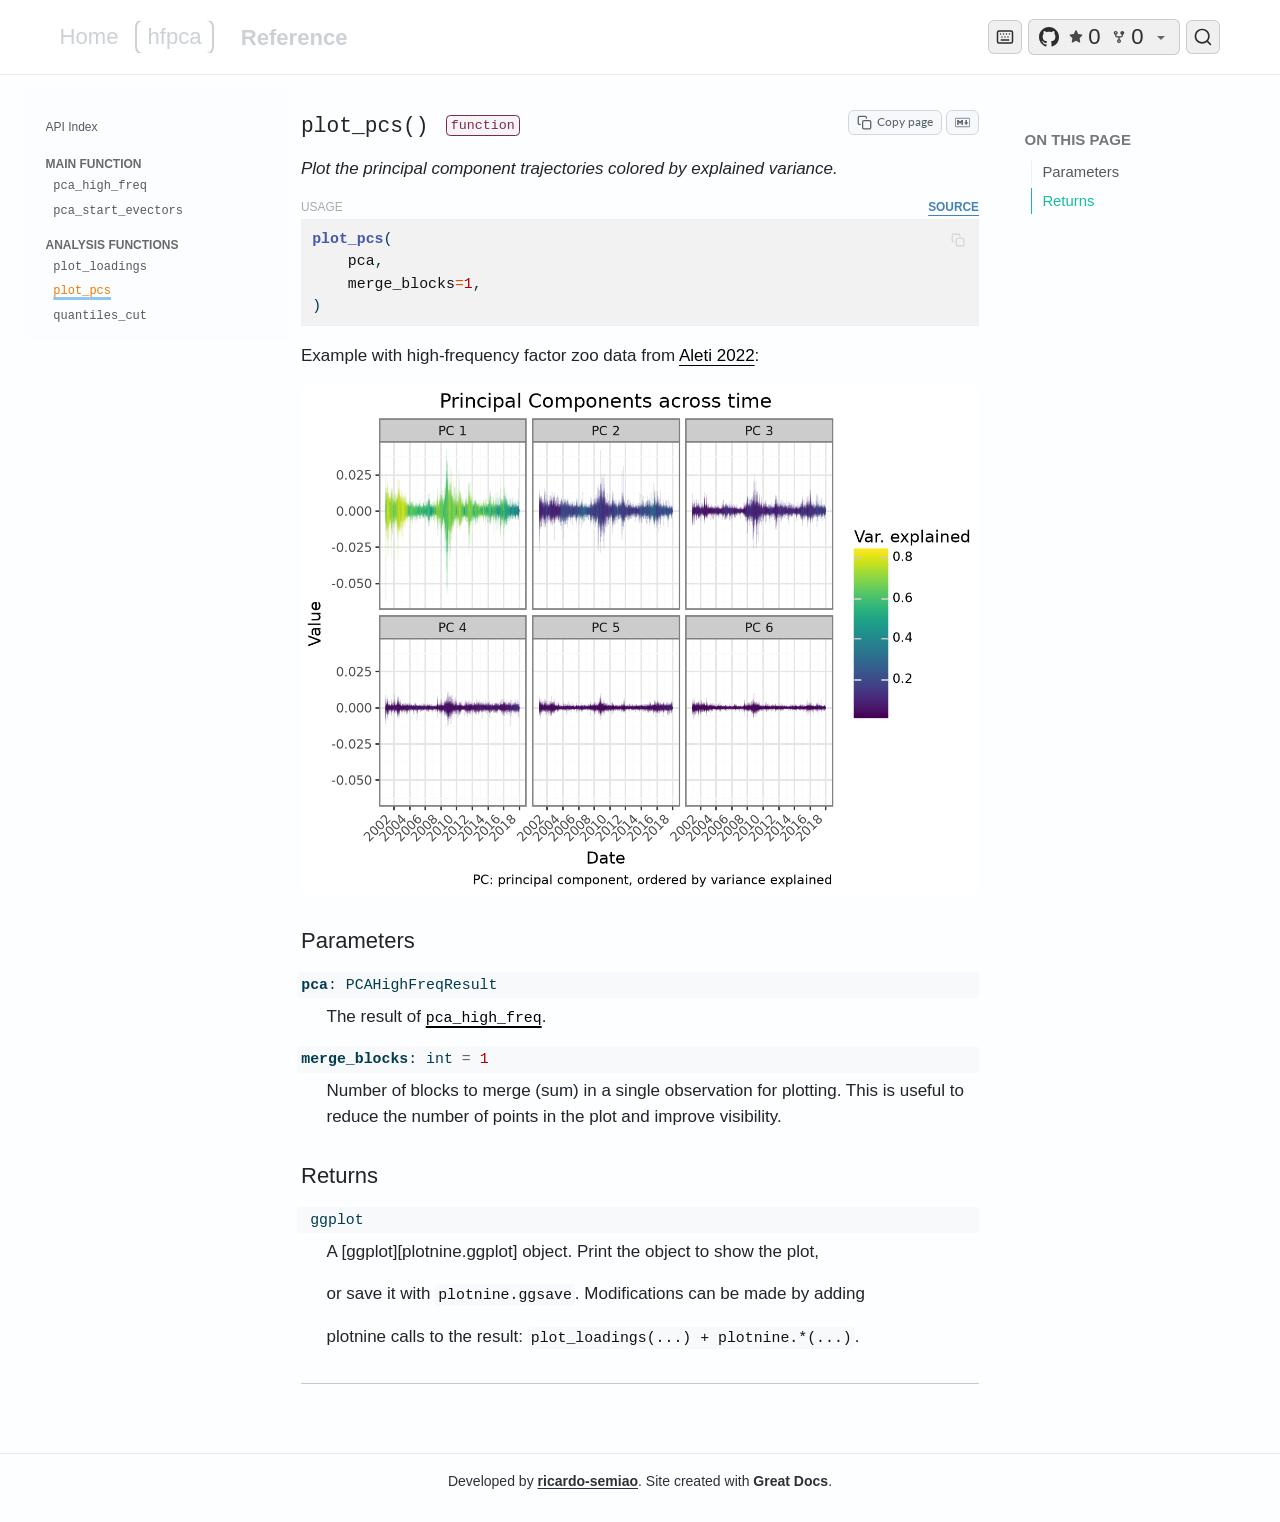
<file: docs/reference/plot_pcs.html>
<!DOCTYPE html>

<html lang="en" xml:lang="en" xmlns="http://www.w3.org/1999/xhtml"><head>
<meta charset="utf-8"/>
<meta content="quarto-1.6.40" name="generator"/>
<meta content="width=device-width, initial-scale=1.0, user-scalable=yes" name="viewport"/>
<title>plot_pcs() – hfpca | hfpca</title>
<style>
code{white-space: pre-wrap;}
span.smallcaps{font-variant: small-caps;}
div.columns{display: flex; gap: min(4vw, 1.5em);}
div.column{flex: auto; overflow-x: auto;}
div.hanging-indent{margin-left: 1.5em; text-indent: -1.5em;}
ul.task-list{list-style: none;}
ul.task-list li input[type="checkbox"] {
  width: 0.8em;
  margin: 0 0.8em 0.2em -1em; /* quarto-specific, see https://github.com/quarto-dev/quarto-cli/issues/4556 */ 
  vertical-align: middle;
}
/* CSS for syntax highlighting */
pre > code.sourceCode { white-space: pre; position: relative; }
pre > code.sourceCode > span { line-height: 1.25; }
pre > code.sourceCode > span:empty { height: 1.2em; }
.sourceCode { overflow: visible; }
code.sourceCode > span { color: inherit; text-decoration: inherit; }
div.sourceCode { margin: 1em 0; }
pre.sourceCode { margin: 0; }
@media screen {
div.sourceCode { overflow: auto; }
}
@media print {
pre > code.sourceCode { white-space: pre-wrap; }
pre > code.sourceCode > span { display: inline-block; text-indent: -5em; padding-left: 5em; }
}
pre.numberSource code
  { counter-reset: source-line 0; }
pre.numberSource code > span
  { position: relative; left: -4em; counter-increment: source-line; }
pre.numberSource code > span > a:first-child::before
  { content: counter(source-line);
    position: relative; left: -1em; text-align: right; vertical-align: baseline;
    border: none; display: inline-block;
    -webkit-touch-callout: none; -webkit-user-select: none;
    -khtml-user-select: none; -moz-user-select: none;
    -ms-user-select: none; user-select: none;
    padding: 0 4px; width: 4em;
  }
pre.numberSource { margin-left: 3em;  padding-left: 4px; }
div.sourceCode
  {   }
@media screen {
pre > code.sourceCode > span > a:first-child::before { text-decoration: underline; }
}
</style>
<script src="../site_libs/quarto-nav/quarto-nav.js"></script>
<script src="../site_libs/quarto-nav/headroom.min.js"></script>
<script src="../site_libs/clipboard/clipboard.min.js"></script>
<script src="../site_libs/quarto-search/autocomplete.umd.js"></script>
<script src="../site_libs/quarto-search/fuse.min.js"></script>
<script src="../site_libs/quarto-search/quarto-search.js"></script>
<meta content="../" name="quarto:offset"/>
<script src="../site_libs/quarto-html/quarto.js"></script>
<script src="../site_libs/quarto-html/popper.min.js"></script>
<script src="../site_libs/quarto-html/tippy.umd.min.js"></script>
<script src="../site_libs/quarto-html/anchor.min.js"></script>
<link href="../site_libs/quarto-html/tippy.css" rel="stylesheet"/>
<link href="../site_libs/quarto-html/quarto-syntax-highlighting-549806ee2085284f45b00abea8c6df48.css" id="quarto-text-highlighting-styles" rel="stylesheet"/>
<script src="../site_libs/bootstrap/bootstrap.min.js"></script>
<link href="../site_libs/bootstrap/bootstrap-icons.css" rel="stylesheet"/>
<link append-hash="true" data-mode="light" href="../site_libs/bootstrap/bootstrap-1acce9a05a86467e3a701a329bcd973b.min.css" id="quarto-bootstrap" rel="stylesheet"/>
<script id="quarto-search-options" type="application/json">{
  "location": "navbar",
  "copy-button": false,
  "collapse-after": 3,
  "panel-placement": "end",
  "type": "overlay",
  "limit": 50,
  "keyboard-shortcut": [
    "f",
    "/",
    "s"
  ],
  "show-item-context": false,
  "language": {
    "search-no-results-text": "No results",
    "search-matching-documents-text": "matching documents",
    "search-copy-link-title": "Copy link to search",
    "search-hide-matches-text": "Hide additional matches",
    "search-more-match-text": "more match in this document",
    "search-more-matches-text": "more matches in this document",
    "search-clear-button-title": "Clear",
    "search-text-placeholder": "",
    "search-detached-cancel-button-title": "Cancel",
    "search-submit-button-title": "Submit",
    "search-label": "Search"
  }
}</script>
<link href="https://cdnjs.cloudflare.com/ajax/libs/font-awesome/6.4.0/css/all.min.css" rel="stylesheet"/>
<script>document.head.appendChild(Object.assign(document.createElement('link'),{rel:'stylesheet',href:(document.querySelector('meta[name="quarto:offset"]')||{content:''}).content+'termshow.css'}));</script>
<script>document.head.appendChild(Object.assign(document.createElement('link'),{rel:'stylesheet',href:(document.querySelector('meta[name="quarto:offset"]')||{content:''}).content+'gd-lightbox.css'}));</script>
<script>(function(){var s=document.createElement('script');var m=document.querySelector('meta[name="quarto:offset"]');s.src=(m?m.content:'')+'gd-lightbox.js';s.defer=true;document.head.appendChild(s);})();</script>
<script>document.head.appendChild(Object.assign(document.createElement('link'),{rel:'stylesheet',href:(document.querySelector('meta[name="quarto:offset"]')||{content:''}).content+'gd-lightbox-compare.css'}));</script>
<script>(function(){var s=document.createElement('script');var m=document.querySelector('meta[name="quarto:offset"]');s.src=(m?m.content:'')+'gd-lightbox-compare.js';s.defer=true;document.head.appendChild(s);})();</script>
<script>document.head.appendChild(Object.assign(document.createElement('link'),{rel:'stylesheet',href:(document.querySelector('meta[name="quarto:offset"]')||{content:''}).content+'gd-lightbox-annotate.css'}));</script>
<script>(function(){var s=document.createElement('script');var m=document.querySelector('meta[name="quarto:offset"]');s.src=(m?m.content:'')+'gd-lightbox-annotate.js';s.defer=true;document.head.appendChild(s);})();</script>
<meta content="disabled" name="gd-dark-mode"/>
<script src="../theme-init.js"></script>
<link href="../rsgreatdocs.css" rel="stylesheet"/>
<link href="plot_pcs.md" rel="alternate" type="text/markdown"/>
<link href="https://ricardo-semiao.github.io/hfpca/reference\plot_pcs.html" rel="canonical"/>
<meta content="Plot the principal component trajectories colored by explained variance." name="description"/>
<meta content="website" property="og:type"/>
<meta content="plot_pcs() – hfpca | hfpca" property="og:title"/>
<meta content="Plot the principal component trajectories colored by explained variance." property="og:description"/>
<meta content="https://ricardo-semiao.github.io/hfpca/reference\plot_pcs.html" property="og:url"/>
<meta content="hfpca" property="og:site_name"/>
<meta content="summary" name="twitter:card"/>
<meta content="plot_pcs() – hfpca | hfpca" name="twitter:title"/>
<meta content="Plot the principal component trajectories colored by explained variance." name="twitter:description"/>
</head>
<body class="gd-ref-sidebar nav-sidebar floating nav-fixed doc-api-page">
<div id="quarto-search-results"></div>
<header class="headroom fixed-top" id="quarto-header">
<nav class="navbar navbar-expand-lg" data-bs-theme="dark">
<div class="navbar-container container-fluid">
<div class="navbar-brand-container mx-auto">
<a class="rssite-rsgreatdocs" href="/"><span>Home</span></a><a class="navbar-brand" href="../index.html">
<span class="navbar-title">hfpca</span>
</a>
</div>
<div class="" id="quarto-search"></div>
<button aria-controls="navbarCollapse" aria-expanded="false" aria-label="Toggle navigation" class="navbar-toggler" data-bs-target="#navbarCollapse" data-bs-toggle="collapse" onclick="if (window.quartoToggleHeadroom) { window.quartoToggleHeadroom(); }" role="menu" type="button">
<span class="navbar-toggler-icon"></span>
</button>
<div class="collapse navbar-collapse" id="navbarCollapse">
<ul class="navbar-nav navbar-nav-scroll me-auto">
<li class="nav-item">
<a aria-current="page" class="nav-link active" href="../reference/index.html">
<span class="menu-text">Reference</span></a>
</li>
</ul>
<ul class="navbar-nav navbar-nav-scroll ms-auto">
<li class="nav-item">
<span class="nav-link">
<div data-forks="0" data-owner="ricardo-semiao" data-repo="hfpca" data-stars="0" id="github-widget"></div>
</span>
</li>
</ul>
</div> <!-- /navcollapse -->
<div class="quarto-navbar-tools">
</div>
</div> <!-- /container-fluid -->
</nav>
<nav class="quarto-secondary-nav">
<div class="container-fluid d-flex">
<button aria-controls="quarto-sidebar" aria-expanded="false" aria-label="Toggle sidebar navigation" class="quarto-btn-toggle btn" data-bs-target=".quarto-sidebar-collapse-item" data-bs-toggle="collapse" onclick="if (window.quartoToggleHeadroom) { window.quartoToggleHeadroom(); }" role="button" type="button">
<i class="bi bi-layout-text-sidebar-reverse"></i>
</button>
<h1 class="quarto-secondary-nav-title no-breadcrumbs gd-ref-title"><span class="gd-ref-title-prefix">API</span><span class="gd-ref-title-sep">/</span><span class="gd-ref-title-name">plot_pcs()</span></h1>
<a aria-controls="quarto-sidebar" aria-expanded="false" aria-label="Toggle sidebar navigation" class="flex-grow-1" data-bs-target=".quarto-sidebar-collapse-item" data-bs-toggle="collapse" onclick="if (window.quartoToggleHeadroom) { window.quartoToggleHeadroom(); }" role="navigation">
</a>
</div>
</nav>
</header>
<!-- content -->
<div class="quarto-container page-columns page-rows-contents page-layout-article page-navbar" id="quarto-content">
<!-- sidebar -->
<nav class="sidebar collapse collapse-horizontal quarto-sidebar-collapse-item sidebar-navigation floating overflow-auto" id="quarto-sidebar">
<div class="sidebar-menu-container">
<ul class="list-unstyled mt-1">
<li class="sidebar-item">
<div class="sidebar-item-container" style="padding-bottom: 0.5rem; padding-top: 0.25rem;">
<a class="sidebar-item-text sidebar-link" href="../reference/index.html" style='font-family: "Open Sans", -apple-system, BlinkMacSystemFont, "Segoe UI", Roboto, "Helvetica Neue", Arial, sans-serif;'>
<span class="menu-text">API Index</span></a>
</div>
</li>
<li class="sidebar-item sidebar-item-section">
<div class="sidebar-item-container">
<a class="sidebar-item-text sidebar-link text-start">
<span class="menu-text">Main function</span></a>
</div>
<ul class="list-unstyled sidebar-section depth1 show" id="quarto-sidebar-section-1">
<li class="sidebar-item">
<div class="sidebar-item-container">
<a class="sidebar-item-text sidebar-link" href="../reference/pca_high_freq.html">
<span class="menu-text">pca_high_freq</span></a>
</div>
</li>
<li class="sidebar-item">
<div class="sidebar-item-container">
<a class="sidebar-item-text sidebar-link" href="../reference/pca_start_evectors.html">
<span class="menu-text">pca_start_evectors</span></a>
</div>
</li>
</ul>
</li>
<li class="sidebar-item sidebar-item-section">
<div class="sidebar-item-container">
<a class="sidebar-item-text sidebar-link text-start">
<span class="menu-text">Analysis functions</span></a>
</div>
<ul class="list-unstyled sidebar-section depth1 show" id="quarto-sidebar-section-2">
<li class="sidebar-item">
<div class="sidebar-item-container">
<a class="sidebar-item-text sidebar-link" href="../reference/plot_loadings.html">
<span class="menu-text">plot_loadings</span></a>
</div>
</li>
<li class="sidebar-item">
<div class="sidebar-item-container">
<a class="sidebar-item-text sidebar-link active" href="../reference/plot_pcs.html">
<span class="menu-text">plot_pcs</span></a>
</div>
</li>
<li class="sidebar-item">
<div class="sidebar-item-container">
<a class="sidebar-item-text sidebar-link" href="../reference/quantiles_cut.html">
<span class="menu-text">quantiles_cut</span></a>
</div>
</li>
</ul>
</li>
</ul>
</div>
</nav>
<div class="quarto-sidebar-collapse-item" data-bs-target=".quarto-sidebar-collapse-item" data-bs-toggle="collapse" id="quarto-sidebar-glass"></div>
<!-- margin-sidebar -->
<div class="sidebar margin-sidebar" id="quarto-margin-sidebar">
<nav class="toc-active" id="TOC" role="doc-toc">
<h3 id="toc-title">On this page</h3>
<ul class="collapse">
<li><a class="nav-link active" data-scroll-target="#parameters" href="#parameters" id="toc-parameters">Parameters</a></li>
<li><a class="nav-link" data-scroll-target="#returns" href="#returns" id="toc-returns">Returns</a></li>
</ul>
</nav>
</div>
<!-- main -->
<main class="content" id="quarto-document-content">
<header class="quarto-title-block default" id="title-block-header">
<div class="quarto-title">
<h2 class="title" style="font-family: ui-monospace, SFMono-Regular, Menlo, Monaco, Consolas, 'Liberation Mono', 'Courier New', monospace; font-size: 1.25rem;"><span class="doc-object-name doc-function doc-label doc-label-function">plot_pcs()</span></h2>
</div>
<div class="quarto-title-meta">
</div>
</header>
<div class="doc-subject">
<p>Plot the principal component trajectories colored by explained variance.</p>
</div>
<div class="doc-usage-source">
<p>Usage</p>
<p><a href="https://github.com/ricardo-semiao/hfpca/blob/main/src/hfpca/analisys.py#L94-L169" rel="noopener" target="_blank">Source</a></p>
</div>
<div class="doc-signature doc-Kind.FUNCTION">
<div class="sourceCode" id="cb1"><pre class="sourceCode python"><code class="sourceCode python"><span id="cb1-1"><a aria-hidden="true" href="#cb1-1" tabindex="-1"></a><span class="sig-name">plot_pcs</span>(
    <span class="va">pca</span>,
    <span class="va">merge_blocks</span><span class="op">=</span><span class="dv">1</span>,
)</span></code></pre></div>
</div>
<div class="doc-text">
<p>Example with high-frequency factor zoo data from <a href="https://dx.doi.org/10.2139/ssrn.4021620">Aleti 2022</a>:</p>
<p><img class="img-fluid" src="../.assets/plot_pcs.png"/></p>
</div>
<section class="level2 doc-parameters" id="parameters">
<h2 class="doc-parameters">Parameters</h2>
<div class="doc-definition-items">
<dl>
<dt><code><span class="doc-parameter-name">pca</span><span class="doc-parameter-annotation-sep">:</span> <span class="doc-parameter-annotation">PCAHighFreqResult</span></code></dt>
<dd>
<p>The result of <a class="gdls-link gdls-code" href="pca_high_freq.html#hfpca.pca_high_freq">pca_high_freq</a>.</p>
</dd>
<dt><code><span class="doc-parameter-name">merge_blocks</span><span class="doc-parameter-annotation-sep">:</span> <span class="doc-parameter-annotation">int</span> <span class="doc-parameter-default-sep op">=</span> <span class="doc-parameter-default"><span class="dv">1</span></span></code></dt>
<dd>
<p>Number of blocks to merge (sum) in a single observation for plotting. This is useful to reduce the number of points in the plot and improve visibility.</p>
</dd>
</dl>
</div>
</section>
<section class="level2 doc-returns" id="returns">
<h2 class="doc-returns">Returns</h2>
<div class="doc-definition-items">
<dl>
<dt><code> <span class="doc-parameter-annotation">ggplot</span></code></dt>
<dd>
<p>A [ggplot][plotnine.ggplot] object. Print the object to show the plot,</p>
<p>or save it with <code>plotnine.ggsave</code>. Modifications can be made by adding</p>
<p>plotnine calls to the result: <code>plot_loadings(...) + plotnine.*(...)</code>.</p>
</dd>
</dl>
</div>
</section>
</main>
<hr style="padding: 0; margin: 0;"/>
<!-- /main -->
<script id="quarto-html-after-body" type="application/javascript">
window.document.addEventListener("DOMContentLoaded", function (event) {
  const toggleBodyColorMode = (bsSheetEl) => {
    const mode = bsSheetEl.getAttribute("data-mode");
    const bodyEl = window.document.querySelector("body");
    if (mode === "dark") {
      bodyEl.classList.add("quarto-dark");
      bodyEl.classList.remove("quarto-light");
    } else {
      bodyEl.classList.add("quarto-light");
      bodyEl.classList.remove("quarto-dark");
    }
  }
  const toggleBodyColorPrimary = () => {
    const bsSheetEl = window.document.querySelector("link#quarto-bootstrap");
    if (bsSheetEl) {
      toggleBodyColorMode(bsSheetEl);
    }
  }
  toggleBodyColorPrimary();  
  const icon = "";
  const anchorJS = new window.AnchorJS();
  anchorJS.options = {
    placement: 'right',
    icon: icon
  };
  anchorJS.add('.anchored');
    var localhostRegex = new RegExp(/^(?:http|https):\/\/localhost\:?[0-9]*\//);
    var mailtoRegex = new RegExp(/^mailto:/);
      var filterRegex = new RegExp('/' + window.location.host + '/');
    var isInternal = (href) => {
        return filterRegex.test(href) || localhostRegex.test(href) || mailtoRegex.test(href);
    }
    // Inspect non-navigation links and adorn them if external
 	var links = window.document.querySelectorAll('a[href]:not(.nav-link):not(.navbar-brand):not(.toc-action):not(.sidebar-link):not(.sidebar-item-toggle):not(.pagination-link):not(.no-external):not([aria-hidden]):not(.dropdown-item):not(.quarto-navigation-tool):not(.about-link)');
    for (var i=0; i<links.length; i++) {
      const link = links[i];
      if (!isInternal(link.href)) {
        // undo the damage that might have been done by quarto-nav.js in the case of
        // links that we want to consider external
        if (link.dataset.originalHref !== undefined) {
          link.href = link.dataset.originalHref;
        }
      }
    }
  function tippyHover(el, contentFn, onTriggerFn, onUntriggerFn) {
    const config = {
      allowHTML: true,
      maxWidth: 500,
      delay: 100,
      arrow: false,
      appendTo: function(el) {
          return el.parentElement;
      },
      interactive: true,
      interactiveBorder: 10,
      theme: 'quarto',
      placement: 'bottom-start',
    };
    if (contentFn) {
      config.content = contentFn;
    }
    if (onTriggerFn) {
      config.onTrigger = onTriggerFn;
    }
    if (onUntriggerFn) {
      config.onUntrigger = onUntriggerFn;
    }
    window.tippy(el, config); 
  }
  const noterefs = window.document.querySelectorAll('a[role="doc-noteref"]');
  for (var i=0; i<noterefs.length; i++) {
    const ref = noterefs[i];
    tippyHover(ref, function() {
      // use id or data attribute instead here
      let href = ref.getAttribute('data-footnote-href') || ref.getAttribute('href');
      try { href = new URL(href).hash; } catch {}
      const id = href.replace(/^#\/?/, "");
      const note = window.document.getElementById(id);
      if (note) {
        return note.innerHTML;
      } else {
        return "";
      }
    });
  }
  const xrefs = window.document.querySelectorAll('a.quarto-xref');
  const processXRef = (id, note) => {
    // Strip column container classes
    const stripColumnClz = (el) => {
      el.classList.remove("page-full", "page-columns");
      if (el.children) {
        for (const child of el.children) {
          stripColumnClz(child);
        }
      }
    }
    stripColumnClz(note)
    if (id === null || id.startsWith('sec-')) {
      // Special case sections, only their first couple elements
      const container = document.createElement("div");
      if (note.children && note.children.length > 2) {
        container.appendChild(note.children[0].cloneNode(true));
        for (let i = 1; i < note.children.length; i++) {
          const child = note.children[i];
          if (child.tagName === "P" && child.innerText === "") {
            continue;
          } else {
            container.appendChild(child.cloneNode(true));
            break;
          }
        }
        if (window.Quarto?.typesetMath) {
          window.Quarto.typesetMath(container);
        }
        return container.innerHTML
      } else {
        if (window.Quarto?.typesetMath) {
          window.Quarto.typesetMath(note);
        }
        return note.innerHTML;
      }
    } else {
      // Remove any anchor links if they are present
      const anchorLink = note.querySelector('a.anchorjs-link');
      if (anchorLink) {
        anchorLink.remove();
      }
      if (window.Quarto?.typesetMath) {
        window.Quarto.typesetMath(note);
      }
      if (note.classList.contains("callout")) {
        return note.outerHTML;
      } else {
        return note.innerHTML;
      }
    }
  }
  for (var i=0; i<xrefs.length; i++) {
    const xref = xrefs[i];
    tippyHover(xref, undefined, function(instance) {
      instance.disable();
      let url = xref.getAttribute('href');
      let hash = undefined; 
      if (url.startsWith('#')) {
        hash = url;
      } else {
        try { hash = new URL(url).hash; } catch {}
      }
      if (hash) {
        const id = hash.replace(/^#\/?/, "");
        const note = window.document.getElementById(id);
        if (note !== null) {
          try {
            const html = processXRef(id, note.cloneNode(true));
            instance.setContent(html);
          } finally {
            instance.enable();
            instance.show();
          }
        } else {
          // See if we can fetch this
          fetch(url.split('#')[0])
          .then(res => res.text())
          .then(html => {
            const parser = new DOMParser();
            const htmlDoc = parser.parseFromString(html, "text/html");
            const note = htmlDoc.getElementById(id);
            if (note !== null) {
              const html = processXRef(id, note);
              instance.setContent(html);
            } 
          }).finally(() => {
            instance.enable();
            instance.show();
          });
        }
      } else {
        // See if we can fetch a full url (with no hash to target)
        // This is a special case and we should probably do some content thinning / targeting
        fetch(url)
        .then(res => res.text())
        .then(html => {
          const parser = new DOMParser();
          const htmlDoc = parser.parseFromString(html, "text/html");
          const note = htmlDoc.querySelector('main.content');
          if (note !== null) {
            // This should only happen for chapter cross references
            // (since there is no id in the URL)
            // remove the first header
            if (note.children.length > 0 && note.children[0].tagName === "HEADER") {
              note.children[0].remove();
            }
            const html = processXRef(null, note);
            instance.setContent(html);
          } 
        }).finally(() => {
          instance.enable();
          instance.show();
        });
      }
    }, function(instance) {
    });
  }
      let selectedAnnoteEl;
      const selectorForAnnotation = ( cell, annotation) => {
        let cellAttr = 'data-code-cell="' + cell + '"';
        let lineAttr = 'data-code-annotation="' +  annotation + '"';
        const selector = 'span[' + cellAttr + '][' + lineAttr + ']';
        return selector;
      }
      const selectCodeLines = (annoteEl) => {
        const doc = window.document;
        const targetCell = annoteEl.getAttribute("data-target-cell");
        const targetAnnotation = annoteEl.getAttribute("data-target-annotation");
        const annoteSpan = window.document.querySelector(selectorForAnnotation(targetCell, targetAnnotation));
        const lines = annoteSpan.getAttribute("data-code-lines").split(",");
        const lineIds = lines.map((line) => {
          return targetCell + "-" + line;
        })
        let top = null;
        let height = null;
        let parent = null;
        if (lineIds.length > 0) {
            //compute the position of the single el (top and bottom and make a div)
            const el = window.document.getElementById(lineIds[0]);
            top = el.offsetTop;
            height = el.offsetHeight;
            parent = el.parentElement.parentElement;
          if (lineIds.length > 1) {
            const lastEl = window.document.getElementById(lineIds[lineIds.length - 1]);
            const bottom = lastEl.offsetTop + lastEl.offsetHeight;
            height = bottom - top;
          }
          if (top !== null && height !== null && parent !== null) {
            // cook up a div (if necessary) and position it 
            let div = window.document.getElementById("code-annotation-line-highlight");
            if (div === null) {
              div = window.document.createElement("div");
              div.setAttribute("id", "code-annotation-line-highlight");
              div.style.position = 'absolute';
              parent.appendChild(div);
            }
            div.style.top = top - 2 + "px";
            div.style.height = height + 4 + "px";
            div.style.left = 0;
            let gutterDiv = window.document.getElementById("code-annotation-line-highlight-gutter");
            if (gutterDiv === null) {
              gutterDiv = window.document.createElement("div");
              gutterDiv.setAttribute("id", "code-annotation-line-highlight-gutter");
              gutterDiv.style.position = 'absolute';
              const codeCell = window.document.getElementById(targetCell);
              const gutter = codeCell.querySelector('.code-annotation-gutter');
              gutter.appendChild(gutterDiv);
            }
            gutterDiv.style.top = top - 2 + "px";
            gutterDiv.style.height = height + 4 + "px";
          }
          selectedAnnoteEl = annoteEl;
        }
      };
      const unselectCodeLines = () => {
        const elementsIds = ["code-annotation-line-highlight", "code-annotation-line-highlight-gutter"];
        elementsIds.forEach((elId) => {
          const div = window.document.getElementById(elId);
          if (div) {
            div.remove();
          }
        });
        selectedAnnoteEl = undefined;
      };
        // Handle positioning of the toggle
    window.addEventListener(
      "resize",
      throttle(() => {
        elRect = undefined;
        if (selectedAnnoteEl) {
          selectCodeLines(selectedAnnoteEl);
        }
      }, 10)
    );
    function throttle(fn, ms) {
    let throttle = false;
    let timer;
      return (...args) => {
        if(!throttle) { // first call gets through
            fn.apply(this, args);
            throttle = true;
        } else { // all the others get throttled
            if(timer) clearTimeout(timer); // cancel #2
            timer = setTimeout(() => {
              fn.apply(this, args);
              timer = throttle = false;
            }, ms);
        }
      };
    }
      // Attach click handler to the DT
      const annoteDls = window.document.querySelectorAll('dt[data-target-cell]');
      for (const annoteDlNode of annoteDls) {
        annoteDlNode.addEventListener('click', (event) => {
          const clickedEl = event.target;
          if (clickedEl !== selectedAnnoteEl) {
            unselectCodeLines();
            const activeEl = window.document.querySelector('dt[data-target-cell].code-annotation-active');
            if (activeEl) {
              activeEl.classList.remove('code-annotation-active');
            }
            selectCodeLines(clickedEl);
            clickedEl.classList.add('code-annotation-active');
          } else {
            // Unselect the line
            unselectCodeLines();
            clickedEl.classList.remove('code-annotation-active');
          }
        });
      }
  const findCites = (el) => {
    const parentEl = el.parentElement;
    if (parentEl) {
      const cites = parentEl.dataset.cites;
      if (cites) {
        return {
          el,
          cites: cites.split(' ')
        };
      } else {
        return findCites(el.parentElement)
      }
    } else {
      return undefined;
    }
  };
  var bibliorefs = window.document.querySelectorAll('a[role="doc-biblioref"]');
  for (var i=0; i<bibliorefs.length; i++) {
    const ref = bibliorefs[i];
    const citeInfo = findCites(ref);
    if (citeInfo) {
      tippyHover(citeInfo.el, function() {
        var popup = window.document.createElement('div');
        citeInfo.cites.forEach(function(cite) {
          var citeDiv = window.document.createElement('div');
          citeDiv.classList.add('hanging-indent');
          citeDiv.classList.add('csl-entry');
          var biblioDiv = window.document.getElementById('ref-' + cite);
          if (biblioDiv) {
            citeDiv.innerHTML = biblioDiv.innerHTML;
          }
          popup.appendChild(citeDiv);
        });
        return popup.innerHTML;
      });
    }
  }
});
</script>
</div> <!-- /content -->
<footer class="footer">
<div class="nav-footer">
<div class="nav-footer-center">
<p>Developed by <a href="https://ricardo-semiao.github.io/"><strong>ricardo-semiao</strong></a>.<span> </span>Site created with <strong>Great Docs</strong>.</p>
</div>
</div>
</footer>
<script src="../github-widget.js"></script>
<script src="../copy-page.js"></script>
<script src="../sidebar-wrap.js"></script>
<script>(function(){var s=document.createElement('script');var m=document.querySelector('meta[name="quarto:offset"]');s.src=(m?m.content:'')+'sidebar-float.js';document.body.appendChild(s);})();</script>
<script src="../sidebar-filter.js"></script>
<script src="../back-to-top.js"></script>
<script>(function(){var s=document.createElement('script');var m=document.querySelector('meta[name="quarto:offset"]');s.src=(m?m.content:'')+'on-this-page.js';document.body.appendChild(s);})();</script>
<script src="../keyboard-nav.js"></script>
<script src="../copy-code.js"></script>
<script src="../details.js"></script>
<script src="../mermaid-renderer.js"></script>
<script src="../tooltips.js"></script>
<script>(function(){var s=document.createElement('script');var m=document.querySelector('meta[name="quarto:offset"]');s.src=(m?m.content:'')+'color-swatch.js';document.body.appendChild(s);})();</script>
<script src="../responsive-tables.js"></script>
<script>(function(){var s=document.createElement('script');var m=document.querySelector('meta[name="quarto:offset"]');s.src=(m?m.content:'')+'video-embed.js';document.body.appendChild(s);})();</script>
<script>(function(){var s=document.createElement('script');var m=document.querySelector('meta[name="quarto:offset"]');s.src=(m?m.content:'')+'termshow.js';document.body.appendChild(s);})();</script>
<script src="../navbar-widgets.js"></script>
</body></html>
</file>
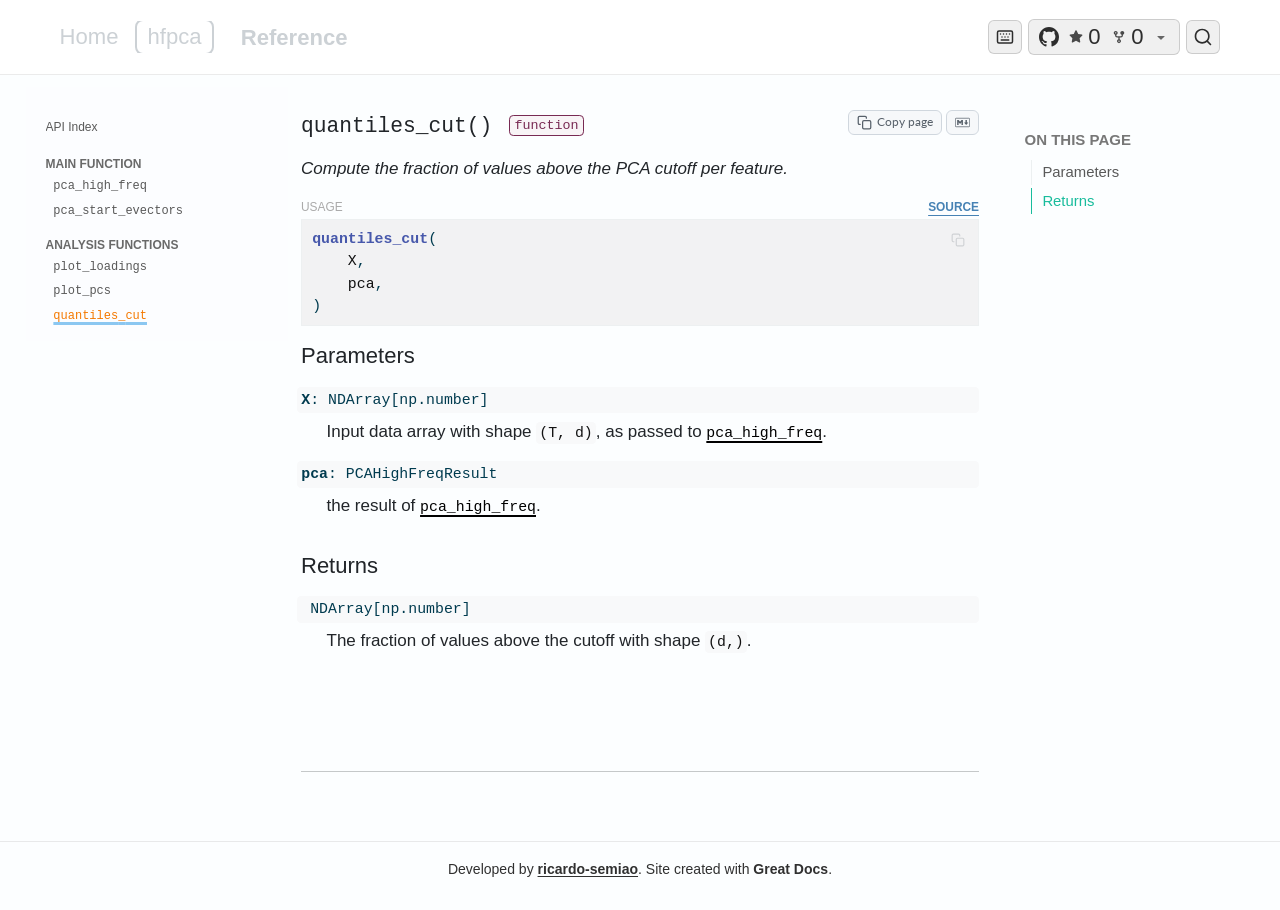
<file: docs/reference/quantiles_cut.html>
<!DOCTYPE html>

<html lang="en" xml:lang="en" xmlns="http://www.w3.org/1999/xhtml"><head>
<meta charset="utf-8"/>
<meta content="quarto-1.6.40" name="generator"/>
<meta content="width=device-width, initial-scale=1.0, user-scalable=yes" name="viewport"/>
<title>quantiles_cut() – hfpca | hfpca</title>
<style>
code{white-space: pre-wrap;}
span.smallcaps{font-variant: small-caps;}
div.columns{display: flex; gap: min(4vw, 1.5em);}
div.column{flex: auto; overflow-x: auto;}
div.hanging-indent{margin-left: 1.5em; text-indent: -1.5em;}
ul.task-list{list-style: none;}
ul.task-list li input[type="checkbox"] {
  width: 0.8em;
  margin: 0 0.8em 0.2em -1em; /* quarto-specific, see https://github.com/quarto-dev/quarto-cli/issues/4556 */ 
  vertical-align: middle;
}
/* CSS for syntax highlighting */
pre > code.sourceCode { white-space: pre; position: relative; }
pre > code.sourceCode > span { line-height: 1.25; }
pre > code.sourceCode > span:empty { height: 1.2em; }
.sourceCode { overflow: visible; }
code.sourceCode > span { color: inherit; text-decoration: inherit; }
div.sourceCode { margin: 1em 0; }
pre.sourceCode { margin: 0; }
@media screen {
div.sourceCode { overflow: auto; }
}
@media print {
pre > code.sourceCode { white-space: pre-wrap; }
pre > code.sourceCode > span { display: inline-block; text-indent: -5em; padding-left: 5em; }
}
pre.numberSource code
  { counter-reset: source-line 0; }
pre.numberSource code > span
  { position: relative; left: -4em; counter-increment: source-line; }
pre.numberSource code > span > a:first-child::before
  { content: counter(source-line);
    position: relative; left: -1em; text-align: right; vertical-align: baseline;
    border: none; display: inline-block;
    -webkit-touch-callout: none; -webkit-user-select: none;
    -khtml-user-select: none; -moz-user-select: none;
    -ms-user-select: none; user-select: none;
    padding: 0 4px; width: 4em;
  }
pre.numberSource { margin-left: 3em;  padding-left: 4px; }
div.sourceCode
  {   }
@media screen {
pre > code.sourceCode > span > a:first-child::before { text-decoration: underline; }
}
</style>
<script src="../site_libs/quarto-nav/quarto-nav.js"></script>
<script src="../site_libs/quarto-nav/headroom.min.js"></script>
<script src="../site_libs/clipboard/clipboard.min.js"></script>
<script src="../site_libs/quarto-search/autocomplete.umd.js"></script>
<script src="../site_libs/quarto-search/fuse.min.js"></script>
<script src="../site_libs/quarto-search/quarto-search.js"></script>
<meta content="../" name="quarto:offset"/>
<script src="../site_libs/quarto-html/quarto.js"></script>
<script src="../site_libs/quarto-html/popper.min.js"></script>
<script src="../site_libs/quarto-html/tippy.umd.min.js"></script>
<script src="../site_libs/quarto-html/anchor.min.js"></script>
<link href="../site_libs/quarto-html/tippy.css" rel="stylesheet"/>
<link href="../site_libs/quarto-html/quarto-syntax-highlighting-549806ee2085284f45b00abea8c6df48.css" id="quarto-text-highlighting-styles" rel="stylesheet"/>
<script src="../site_libs/bootstrap/bootstrap.min.js"></script>
<link href="../site_libs/bootstrap/bootstrap-icons.css" rel="stylesheet"/>
<link append-hash="true" data-mode="light" href="../site_libs/bootstrap/bootstrap-1acce9a05a86467e3a701a329bcd973b.min.css" id="quarto-bootstrap" rel="stylesheet"/>
<script id="quarto-search-options" type="application/json">{
  "location": "navbar",
  "copy-button": false,
  "collapse-after": 3,
  "panel-placement": "end",
  "type": "overlay",
  "limit": 50,
  "keyboard-shortcut": [
    "f",
    "/",
    "s"
  ],
  "show-item-context": false,
  "language": {
    "search-no-results-text": "No results",
    "search-matching-documents-text": "matching documents",
    "search-copy-link-title": "Copy link to search",
    "search-hide-matches-text": "Hide additional matches",
    "search-more-match-text": "more match in this document",
    "search-more-matches-text": "more matches in this document",
    "search-clear-button-title": "Clear",
    "search-text-placeholder": "",
    "search-detached-cancel-button-title": "Cancel",
    "search-submit-button-title": "Submit",
    "search-label": "Search"
  }
}</script>
<link href="https://cdnjs.cloudflare.com/ajax/libs/font-awesome/6.4.0/css/all.min.css" rel="stylesheet"/>
<script>document.head.appendChild(Object.assign(document.createElement('link'),{rel:'stylesheet',href:(document.querySelector('meta[name="quarto:offset"]')||{content:''}).content+'termshow.css'}));</script>
<script>document.head.appendChild(Object.assign(document.createElement('link'),{rel:'stylesheet',href:(document.querySelector('meta[name="quarto:offset"]')||{content:''}).content+'gd-lightbox.css'}));</script>
<script>(function(){var s=document.createElement('script');var m=document.querySelector('meta[name="quarto:offset"]');s.src=(m?m.content:'')+'gd-lightbox.js';s.defer=true;document.head.appendChild(s);})();</script>
<script>document.head.appendChild(Object.assign(document.createElement('link'),{rel:'stylesheet',href:(document.querySelector('meta[name="quarto:offset"]')||{content:''}).content+'gd-lightbox-compare.css'}));</script>
<script>(function(){var s=document.createElement('script');var m=document.querySelector('meta[name="quarto:offset"]');s.src=(m?m.content:'')+'gd-lightbox-compare.js';s.defer=true;document.head.appendChild(s);})();</script>
<script>document.head.appendChild(Object.assign(document.createElement('link'),{rel:'stylesheet',href:(document.querySelector('meta[name="quarto:offset"]')||{content:''}).content+'gd-lightbox-annotate.css'}));</script>
<script>(function(){var s=document.createElement('script');var m=document.querySelector('meta[name="quarto:offset"]');s.src=(m?m.content:'')+'gd-lightbox-annotate.js';s.defer=true;document.head.appendChild(s);})();</script>
<meta content="disabled" name="gd-dark-mode"/>
<script src="../theme-init.js"></script>
<link href="../rsgreatdocs.css" rel="stylesheet"/>
<link href="quantiles_cut.md" rel="alternate" type="text/markdown"/>
<link href="https://ricardo-semiao.github.io/hfpca/reference\quantiles_cut.html" rel="canonical"/>
<meta content="Compute the fraction of values above the PCA cutoff per feature." name="description"/>
<meta content="website" property="og:type"/>
<meta content="quantiles_cut() – hfpca | hfpca" property="og:title"/>
<meta content="Compute the fraction of values above the PCA cutoff per feature." property="og:description"/>
<meta content="https://ricardo-semiao.github.io/hfpca/reference\quantiles_cut.html" property="og:url"/>
<meta content="hfpca" property="og:site_name"/>
<meta content="summary" name="twitter:card"/>
<meta content="quantiles_cut() – hfpca | hfpca" name="twitter:title"/>
<meta content="Compute the fraction of values above the PCA cutoff per feature." name="twitter:description"/>
</head>
<body class="gd-ref-sidebar nav-sidebar floating nav-fixed doc-api-page">
<div id="quarto-search-results"></div>
<header class="headroom fixed-top" id="quarto-header">
<nav class="navbar navbar-expand-lg" data-bs-theme="dark">
<div class="navbar-container container-fluid">
<div class="navbar-brand-container mx-auto">
<a class="rssite-rsgreatdocs" href="/"><span>Home</span></a><a class="navbar-brand" href="../index.html">
<span class="navbar-title">hfpca</span>
</a>
</div>
<div class="" id="quarto-search"></div>
<button aria-controls="navbarCollapse" aria-expanded="false" aria-label="Toggle navigation" class="navbar-toggler" data-bs-target="#navbarCollapse" data-bs-toggle="collapse" onclick="if (window.quartoToggleHeadroom) { window.quartoToggleHeadroom(); }" role="menu" type="button">
<span class="navbar-toggler-icon"></span>
</button>
<div class="collapse navbar-collapse" id="navbarCollapse">
<ul class="navbar-nav navbar-nav-scroll me-auto">
<li class="nav-item">
<a aria-current="page" class="nav-link active" href="../reference/index.html">
<span class="menu-text">Reference</span></a>
</li>
</ul>
<ul class="navbar-nav navbar-nav-scroll ms-auto">
<li class="nav-item">
<span class="nav-link">
<div data-forks="0" data-owner="ricardo-semiao" data-repo="hfpca" data-stars="0" id="github-widget"></div>
</span>
</li>
</ul>
</div> <!-- /navcollapse -->
<div class="quarto-navbar-tools">
</div>
</div> <!-- /container-fluid -->
</nav>
<nav class="quarto-secondary-nav">
<div class="container-fluid d-flex">
<button aria-controls="quarto-sidebar" aria-expanded="false" aria-label="Toggle sidebar navigation" class="quarto-btn-toggle btn" data-bs-target=".quarto-sidebar-collapse-item" data-bs-toggle="collapse" onclick="if (window.quartoToggleHeadroom) { window.quartoToggleHeadroom(); }" role="button" type="button">
<i class="bi bi-layout-text-sidebar-reverse"></i>
</button>
<h1 class="quarto-secondary-nav-title no-breadcrumbs gd-ref-title"><span class="gd-ref-title-prefix">API</span><span class="gd-ref-title-sep">/</span><span class="gd-ref-title-name">quantiles_cut()</span></h1>
<a aria-controls="quarto-sidebar" aria-expanded="false" aria-label="Toggle sidebar navigation" class="flex-grow-1" data-bs-target=".quarto-sidebar-collapse-item" data-bs-toggle="collapse" onclick="if (window.quartoToggleHeadroom) { window.quartoToggleHeadroom(); }" role="navigation">
</a>
</div>
</nav>
</header>
<!-- content -->
<div class="quarto-container page-columns page-rows-contents page-layout-article page-navbar" id="quarto-content">
<!-- sidebar -->
<nav class="sidebar collapse collapse-horizontal quarto-sidebar-collapse-item sidebar-navigation floating overflow-auto" id="quarto-sidebar">
<div class="sidebar-menu-container">
<ul class="list-unstyled mt-1">
<li class="sidebar-item">
<div class="sidebar-item-container" style="padding-bottom: 0.5rem; padding-top: 0.25rem;">
<a class="sidebar-item-text sidebar-link" href="../reference/index.html" style='font-family: "Open Sans", -apple-system, BlinkMacSystemFont, "Segoe UI", Roboto, "Helvetica Neue", Arial, sans-serif;'>
<span class="menu-text">API Index</span></a>
</div>
</li>
<li class="sidebar-item sidebar-item-section">
<div class="sidebar-item-container">
<a class="sidebar-item-text sidebar-link text-start">
<span class="menu-text">Main function</span></a>
</div>
<ul class="list-unstyled sidebar-section depth1 show" id="quarto-sidebar-section-1">
<li class="sidebar-item">
<div class="sidebar-item-container">
<a class="sidebar-item-text sidebar-link" href="../reference/pca_high_freq.html">
<span class="menu-text">pca_high_freq</span></a>
</div>
</li>
<li class="sidebar-item">
<div class="sidebar-item-container">
<a class="sidebar-item-text sidebar-link" href="../reference/pca_start_evectors.html">
<span class="menu-text">pca_start_evectors</span></a>
</div>
</li>
</ul>
</li>
<li class="sidebar-item sidebar-item-section">
<div class="sidebar-item-container">
<a class="sidebar-item-text sidebar-link text-start">
<span class="menu-text">Analysis functions</span></a>
</div>
<ul class="list-unstyled sidebar-section depth1 show" id="quarto-sidebar-section-2">
<li class="sidebar-item">
<div class="sidebar-item-container">
<a class="sidebar-item-text sidebar-link" href="../reference/plot_loadings.html">
<span class="menu-text">plot_loadings</span></a>
</div>
</li>
<li class="sidebar-item">
<div class="sidebar-item-container">
<a class="sidebar-item-text sidebar-link" href="../reference/plot_pcs.html">
<span class="menu-text">plot_pcs</span></a>
</div>
</li>
<li class="sidebar-item">
<div class="sidebar-item-container">
<a class="sidebar-item-text sidebar-link active" href="../reference/quantiles_cut.html">
<span class="menu-text">quantiles_cut</span></a>
</div>
</li>
</ul>
</li>
</ul>
</div>
</nav>
<div class="quarto-sidebar-collapse-item" data-bs-target=".quarto-sidebar-collapse-item" data-bs-toggle="collapse" id="quarto-sidebar-glass"></div>
<!-- margin-sidebar -->
<div class="sidebar margin-sidebar" id="quarto-margin-sidebar">
<nav class="toc-active" id="TOC" role="doc-toc">
<h3 id="toc-title">On this page</h3>
<ul class="collapse">
<li><a class="nav-link active" data-scroll-target="#parameters" href="#parameters" id="toc-parameters">Parameters</a></li>
<li><a class="nav-link" data-scroll-target="#returns" href="#returns" id="toc-returns">Returns</a></li>
</ul>
</nav>
</div>
<!-- main -->
<main class="content" id="quarto-document-content">
<header class="quarto-title-block default" id="title-block-header">
<div class="quarto-title">
<h2 class="title" style="font-family: ui-monospace, SFMono-Regular, Menlo, Monaco, Consolas, 'Liberation Mono', 'Courier New', monospace; font-size: 1.25rem;"><span class="doc-object-name doc-function doc-label doc-label-function">quantiles_cut()</span></h2>
</div>
<div class="quarto-title-meta">
</div>
</header>
<div class="doc-subject">
<p>Compute the fraction of values above the PCA cutoff per feature.</p>
</div>
<div class="doc-usage-source">
<p>Usage</p>
<p><a href="https://github.com/ricardo-semiao/hfpca/blob/main/src/hfpca/analisys.py#L175-L188" rel="noopener" target="_blank">Source</a></p>
</div>
<div class="doc-signature doc-Kind.FUNCTION">
<div class="sourceCode" id="cb1"><pre class="sourceCode python"><code class="sourceCode python"><span id="cb1-1"><a aria-hidden="true" href="#cb1-1" tabindex="-1"></a><span class="sig-name">quantiles_cut</span>(
    <span class="va">X</span>,
    <span class="va">pca</span>,
)</span></code></pre></div>
</div>
<section class="level2 doc-parameters" id="parameters">
<h2 class="doc-parameters">Parameters</h2>
<div class="doc-definition-items">
<dl>
<dt><code><span class="doc-parameter-name">X</span><span class="doc-parameter-annotation-sep">:</span> <span class="doc-parameter-annotation">NDArray[np.number]</span></code></dt>
<dd>
<p>Input data array with shape <code>(T, d)</code>, as passed to <a class="gdls-link gdls-code" href="pca_high_freq.html#hfpca.pca_high_freq">pca_high_freq</a>.</p>
</dd>
<dt><code><span class="doc-parameter-name">pca</span><span class="doc-parameter-annotation-sep">:</span> <span class="doc-parameter-annotation">PCAHighFreqResult</span></code></dt>
<dd>
<p>the result of <a class="gdls-link gdls-code" href="pca_high_freq.html#hfpca.pca_high_freq">pca_high_freq</a>.</p>
</dd>
</dl>
</div>
</section>
<section class="level2 doc-returns" id="returns">
<h2 class="doc-returns">Returns</h2>
<div class="doc-definition-items">
<dl>
<dt><code> <span class="doc-parameter-annotation">NDArray[np.number]</span></code></dt>
<dd>
<p>The fraction of values above the cutoff with shape <code>(d,)</code>.</p>
</dd>
</dl>
</div>
</section>
</main>
<hr style="padding: 0; margin: 0;"/>
<!-- /main -->
<script id="quarto-html-after-body" type="application/javascript">
window.document.addEventListener("DOMContentLoaded", function (event) {
  const toggleBodyColorMode = (bsSheetEl) => {
    const mode = bsSheetEl.getAttribute("data-mode");
    const bodyEl = window.document.querySelector("body");
    if (mode === "dark") {
      bodyEl.classList.add("quarto-dark");
      bodyEl.classList.remove("quarto-light");
    } else {
      bodyEl.classList.add("quarto-light");
      bodyEl.classList.remove("quarto-dark");
    }
  }
  const toggleBodyColorPrimary = () => {
    const bsSheetEl = window.document.querySelector("link#quarto-bootstrap");
    if (bsSheetEl) {
      toggleBodyColorMode(bsSheetEl);
    }
  }
  toggleBodyColorPrimary();  
  const icon = "";
  const anchorJS = new window.AnchorJS();
  anchorJS.options = {
    placement: 'right',
    icon: icon
  };
  anchorJS.add('.anchored');
    var localhostRegex = new RegExp(/^(?:http|https):\/\/localhost\:?[0-9]*\//);
    var mailtoRegex = new RegExp(/^mailto:/);
      var filterRegex = new RegExp('/' + window.location.host + '/');
    var isInternal = (href) => {
        return filterRegex.test(href) || localhostRegex.test(href) || mailtoRegex.test(href);
    }
    // Inspect non-navigation links and adorn them if external
 	var links = window.document.querySelectorAll('a[href]:not(.nav-link):not(.navbar-brand):not(.toc-action):not(.sidebar-link):not(.sidebar-item-toggle):not(.pagination-link):not(.no-external):not([aria-hidden]):not(.dropdown-item):not(.quarto-navigation-tool):not(.about-link)');
    for (var i=0; i<links.length; i++) {
      const link = links[i];
      if (!isInternal(link.href)) {
        // undo the damage that might have been done by quarto-nav.js in the case of
        // links that we want to consider external
        if (link.dataset.originalHref !== undefined) {
          link.href = link.dataset.originalHref;
        }
      }
    }
  function tippyHover(el, contentFn, onTriggerFn, onUntriggerFn) {
    const config = {
      allowHTML: true,
      maxWidth: 500,
      delay: 100,
      arrow: false,
      appendTo: function(el) {
          return el.parentElement;
      },
      interactive: true,
      interactiveBorder: 10,
      theme: 'quarto',
      placement: 'bottom-start',
    };
    if (contentFn) {
      config.content = contentFn;
    }
    if (onTriggerFn) {
      config.onTrigger = onTriggerFn;
    }
    if (onUntriggerFn) {
      config.onUntrigger = onUntriggerFn;
    }
    window.tippy(el, config); 
  }
  const noterefs = window.document.querySelectorAll('a[role="doc-noteref"]');
  for (var i=0; i<noterefs.length; i++) {
    const ref = noterefs[i];
    tippyHover(ref, function() {
      // use id or data attribute instead here
      let href = ref.getAttribute('data-footnote-href') || ref.getAttribute('href');
      try { href = new URL(href).hash; } catch {}
      const id = href.replace(/^#\/?/, "");
      const note = window.document.getElementById(id);
      if (note) {
        return note.innerHTML;
      } else {
        return "";
      }
    });
  }
  const xrefs = window.document.querySelectorAll('a.quarto-xref');
  const processXRef = (id, note) => {
    // Strip column container classes
    const stripColumnClz = (el) => {
      el.classList.remove("page-full", "page-columns");
      if (el.children) {
        for (const child of el.children) {
          stripColumnClz(child);
        }
      }
    }
    stripColumnClz(note)
    if (id === null || id.startsWith('sec-')) {
      // Special case sections, only their first couple elements
      const container = document.createElement("div");
      if (note.children && note.children.length > 2) {
        container.appendChild(note.children[0].cloneNode(true));
        for (let i = 1; i < note.children.length; i++) {
          const child = note.children[i];
          if (child.tagName === "P" && child.innerText === "") {
            continue;
          } else {
            container.appendChild(child.cloneNode(true));
            break;
          }
        }
        if (window.Quarto?.typesetMath) {
          window.Quarto.typesetMath(container);
        }
        return container.innerHTML
      } else {
        if (window.Quarto?.typesetMath) {
          window.Quarto.typesetMath(note);
        }
        return note.innerHTML;
      }
    } else {
      // Remove any anchor links if they are present
      const anchorLink = note.querySelector('a.anchorjs-link');
      if (anchorLink) {
        anchorLink.remove();
      }
      if (window.Quarto?.typesetMath) {
        window.Quarto.typesetMath(note);
      }
      if (note.classList.contains("callout")) {
        return note.outerHTML;
      } else {
        return note.innerHTML;
      }
    }
  }
  for (var i=0; i<xrefs.length; i++) {
    const xref = xrefs[i];
    tippyHover(xref, undefined, function(instance) {
      instance.disable();
      let url = xref.getAttribute('href');
      let hash = undefined; 
      if (url.startsWith('#')) {
        hash = url;
      } else {
        try { hash = new URL(url).hash; } catch {}
      }
      if (hash) {
        const id = hash.replace(/^#\/?/, "");
        const note = window.document.getElementById(id);
        if (note !== null) {
          try {
            const html = processXRef(id, note.cloneNode(true));
            instance.setContent(html);
          } finally {
            instance.enable();
            instance.show();
          }
        } else {
          // See if we can fetch this
          fetch(url.split('#')[0])
          .then(res => res.text())
          .then(html => {
            const parser = new DOMParser();
            const htmlDoc = parser.parseFromString(html, "text/html");
            const note = htmlDoc.getElementById(id);
            if (note !== null) {
              const html = processXRef(id, note);
              instance.setContent(html);
            } 
          }).finally(() => {
            instance.enable();
            instance.show();
          });
        }
      } else {
        // See if we can fetch a full url (with no hash to target)
        // This is a special case and we should probably do some content thinning / targeting
        fetch(url)
        .then(res => res.text())
        .then(html => {
          const parser = new DOMParser();
          const htmlDoc = parser.parseFromString(html, "text/html");
          const note = htmlDoc.querySelector('main.content');
          if (note !== null) {
            // This should only happen for chapter cross references
            // (since there is no id in the URL)
            // remove the first header
            if (note.children.length > 0 && note.children[0].tagName === "HEADER") {
              note.children[0].remove();
            }
            const html = processXRef(null, note);
            instance.setContent(html);
          } 
        }).finally(() => {
          instance.enable();
          instance.show();
        });
      }
    }, function(instance) {
    });
  }
      let selectedAnnoteEl;
      const selectorForAnnotation = ( cell, annotation) => {
        let cellAttr = 'data-code-cell="' + cell + '"';
        let lineAttr = 'data-code-annotation="' +  annotation + '"';
        const selector = 'span[' + cellAttr + '][' + lineAttr + ']';
        return selector;
      }
      const selectCodeLines = (annoteEl) => {
        const doc = window.document;
        const targetCell = annoteEl.getAttribute("data-target-cell");
        const targetAnnotation = annoteEl.getAttribute("data-target-annotation");
        const annoteSpan = window.document.querySelector(selectorForAnnotation(targetCell, targetAnnotation));
        const lines = annoteSpan.getAttribute("data-code-lines").split(",");
        const lineIds = lines.map((line) => {
          return targetCell + "-" + line;
        })
        let top = null;
        let height = null;
        let parent = null;
        if (lineIds.length > 0) {
            //compute the position of the single el (top and bottom and make a div)
            const el = window.document.getElementById(lineIds[0]);
            top = el.offsetTop;
            height = el.offsetHeight;
            parent = el.parentElement.parentElement;
          if (lineIds.length > 1) {
            const lastEl = window.document.getElementById(lineIds[lineIds.length - 1]);
            const bottom = lastEl.offsetTop + lastEl.offsetHeight;
            height = bottom - top;
          }
          if (top !== null && height !== null && parent !== null) {
            // cook up a div (if necessary) and position it 
            let div = window.document.getElementById("code-annotation-line-highlight");
            if (div === null) {
              div = window.document.createElement("div");
              div.setAttribute("id", "code-annotation-line-highlight");
              div.style.position = 'absolute';
              parent.appendChild(div);
            }
            div.style.top = top - 2 + "px";
            div.style.height = height + 4 + "px";
            div.style.left = 0;
            let gutterDiv = window.document.getElementById("code-annotation-line-highlight-gutter");
            if (gutterDiv === null) {
              gutterDiv = window.document.createElement("div");
              gutterDiv.setAttribute("id", "code-annotation-line-highlight-gutter");
              gutterDiv.style.position = 'absolute';
              const codeCell = window.document.getElementById(targetCell);
              const gutter = codeCell.querySelector('.code-annotation-gutter');
              gutter.appendChild(gutterDiv);
            }
            gutterDiv.style.top = top - 2 + "px";
            gutterDiv.style.height = height + 4 + "px";
          }
          selectedAnnoteEl = annoteEl;
        }
      };
      const unselectCodeLines = () => {
        const elementsIds = ["code-annotation-line-highlight", "code-annotation-line-highlight-gutter"];
        elementsIds.forEach((elId) => {
          const div = window.document.getElementById(elId);
          if (div) {
            div.remove();
          }
        });
        selectedAnnoteEl = undefined;
      };
        // Handle positioning of the toggle
    window.addEventListener(
      "resize",
      throttle(() => {
        elRect = undefined;
        if (selectedAnnoteEl) {
          selectCodeLines(selectedAnnoteEl);
        }
      }, 10)
    );
    function throttle(fn, ms) {
    let throttle = false;
    let timer;
      return (...args) => {
        if(!throttle) { // first call gets through
            fn.apply(this, args);
            throttle = true;
        } else { // all the others get throttled
            if(timer) clearTimeout(timer); // cancel #2
            timer = setTimeout(() => {
              fn.apply(this, args);
              timer = throttle = false;
            }, ms);
        }
      };
    }
      // Attach click handler to the DT
      const annoteDls = window.document.querySelectorAll('dt[data-target-cell]');
      for (const annoteDlNode of annoteDls) {
        annoteDlNode.addEventListener('click', (event) => {
          const clickedEl = event.target;
          if (clickedEl !== selectedAnnoteEl) {
            unselectCodeLines();
            const activeEl = window.document.querySelector('dt[data-target-cell].code-annotation-active');
            if (activeEl) {
              activeEl.classList.remove('code-annotation-active');
            }
            selectCodeLines(clickedEl);
            clickedEl.classList.add('code-annotation-active');
          } else {
            // Unselect the line
            unselectCodeLines();
            clickedEl.classList.remove('code-annotation-active');
          }
        });
      }
  const findCites = (el) => {
    const parentEl = el.parentElement;
    if (parentEl) {
      const cites = parentEl.dataset.cites;
      if (cites) {
        return {
          el,
          cites: cites.split(' ')
        };
      } else {
        return findCites(el.parentElement)
      }
    } else {
      return undefined;
    }
  };
  var bibliorefs = window.document.querySelectorAll('a[role="doc-biblioref"]');
  for (var i=0; i<bibliorefs.length; i++) {
    const ref = bibliorefs[i];
    const citeInfo = findCites(ref);
    if (citeInfo) {
      tippyHover(citeInfo.el, function() {
        var popup = window.document.createElement('div');
        citeInfo.cites.forEach(function(cite) {
          var citeDiv = window.document.createElement('div');
          citeDiv.classList.add('hanging-indent');
          citeDiv.classList.add('csl-entry');
          var biblioDiv = window.document.getElementById('ref-' + cite);
          if (biblioDiv) {
            citeDiv.innerHTML = biblioDiv.innerHTML;
          }
          popup.appendChild(citeDiv);
        });
        return popup.innerHTML;
      });
    }
  }
});
</script>
</div> <!-- /content -->
<footer class="footer">
<div class="nav-footer">
<div class="nav-footer-center">
<p>Developed by <a href="https://ricardo-semiao.github.io/"><strong>ricardo-semiao</strong></a>.<span> </span>Site created with <strong>Great Docs</strong>.</p>
</div>
</div>
</footer>
<script src="../github-widget.js"></script>
<script src="../copy-page.js"></script>
<script src="../sidebar-wrap.js"></script>
<script>(function(){var s=document.createElement('script');var m=document.querySelector('meta[name="quarto:offset"]');s.src=(m?m.content:'')+'sidebar-float.js';document.body.appendChild(s);})();</script>
<script src="../sidebar-filter.js"></script>
<script src="../back-to-top.js"></script>
<script>(function(){var s=document.createElement('script');var m=document.querySelector('meta[name="quarto:offset"]');s.src=(m?m.content:'')+'on-this-page.js';document.body.appendChild(s);})();</script>
<script src="../keyboard-nav.js"></script>
<script src="../copy-code.js"></script>
<script src="../details.js"></script>
<script src="../mermaid-renderer.js"></script>
<script src="../tooltips.js"></script>
<script>(function(){var s=document.createElement('script');var m=document.querySelector('meta[name="quarto:offset"]');s.src=(m?m.content:'')+'color-swatch.js';document.body.appendChild(s);})();</script>
<script src="../responsive-tables.js"></script>
<script>(function(){var s=document.createElement('script');var m=document.querySelector('meta[name="quarto:offset"]');s.src=(m?m.content:'')+'video-embed.js';document.body.appendChild(s);})();</script>
<script>(function(){var s=document.createElement('script');var m=document.querySelector('meta[name="quarto:offset"]');s.src=(m?m.content:'')+'termshow.js';document.body.appendChild(s);})();</script>
<script src="../navbar-widgets.js"></script>
</body></html>
</file>
<file: docs/site_libs/quarto-html/tippy.css>
.tippy-box[data-animation=fade][data-state=hidden]{opacity:0}[data-tippy-root]{max-width:calc(100vw - 10px)}.tippy-box{position:relative;background-color:#333;color:#fff;border-radius:4px;font-size:14px;line-height:1.4;white-space:normal;outline:0;transition-property:transform,visibility,opacity}.tippy-box[data-placement^=top]>.tippy-arrow{bottom:0}.tippy-box[data-placement^=top]>.tippy-arrow:before{bottom:-7px;left:0;border-width:8px 8px 0;border-top-color:initial;transform-origin:center top}.tippy-box[data-placement^=bottom]>.tippy-arrow{top:0}.tippy-box[data-placement^=bottom]>.tippy-arrow:before{top:-7px;left:0;border-width:0 8px 8px;border-bottom-color:initial;transform-origin:center bottom}.tippy-box[data-placement^=left]>.tippy-arrow{right:0}.tippy-box[data-placement^=left]>.tippy-arrow:before{border-width:8px 0 8px 8px;border-left-color:initial;right:-7px;transform-origin:center left}.tippy-box[data-placement^=right]>.tippy-arrow{left:0}.tippy-box[data-placement^=right]>.tippy-arrow:before{left:-7px;border-width:8px 8px 8px 0;border-right-color:initial;transform-origin:center right}.tippy-box[data-inertia][data-state=visible]{transition-timing-function:cubic-bezier(.54,1.5,.38,1.11)}.tippy-arrow{width:16px;height:16px;color:#333}.tippy-arrow:before{content:"";position:absolute;border-color:transparent;border-style:solid}.tippy-content{position:relative;padding:5px 9px;z-index:1}
</file>
<file: docs/site_libs/quarto-html/quarto-syntax-highlighting-549806ee2085284f45b00abea8c6df48.css>
/* quarto syntax highlight colors */
:root {
  --quarto-hl-ot-color: #003B4F;
  --quarto-hl-at-color: #657422;
  --quarto-hl-ss-color: #20794D;
  --quarto-hl-an-color: #5E5E5E;
  --quarto-hl-fu-color: #4758AB;
  --quarto-hl-st-color: #20794D;
  --quarto-hl-cf-color: #003B4F;
  --quarto-hl-op-color: #5E5E5E;
  --quarto-hl-er-color: #AD0000;
  --quarto-hl-bn-color: #AD0000;
  --quarto-hl-al-color: #AD0000;
  --quarto-hl-va-color: #111111;
  --quarto-hl-bu-color: inherit;
  --quarto-hl-ex-color: inherit;
  --quarto-hl-pp-color: #AD0000;
  --quarto-hl-in-color: #5E5E5E;
  --quarto-hl-vs-color: #20794D;
  --quarto-hl-wa-color: #5E5E5E;
  --quarto-hl-do-color: #5E5E5E;
  --quarto-hl-im-color: #00769E;
  --quarto-hl-ch-color: #20794D;
  --quarto-hl-dt-color: #AD0000;
  --quarto-hl-fl-color: #AD0000;
  --quarto-hl-co-color: #5E5E5E;
  --quarto-hl-cv-color: #5E5E5E;
  --quarto-hl-cn-color: #8f5902;
  --quarto-hl-sc-color: #5E5E5E;
  --quarto-hl-dv-color: #AD0000;
  --quarto-hl-kw-color: #003B4F;
}

/* other quarto variables */
:root {
  --quarto-font-monospace: SFMono-Regular, Menlo, Monaco, Consolas, "Liberation Mono", "Courier New", monospace;
}

pre > code.sourceCode > span {
  color: #003B4F;
}

code span {
  color: #003B4F;
}

code.sourceCode > span {
  color: #003B4F;
}

div.sourceCode,
div.sourceCode pre.sourceCode {
  color: #003B4F;
}

code span.ot {
  color: #003B4F;
  font-style: inherit;
}

code span.at {
  color: #657422;
  font-style: inherit;
}

code span.ss {
  color: #20794D;
  font-style: inherit;
}

code span.an {
  color: #5E5E5E;
  font-style: inherit;
}

code span.fu {
  color: #4758AB;
  font-style: inherit;
}

code span.st {
  color: #20794D;
  font-style: inherit;
}

code span.cf {
  color: #003B4F;
  font-weight: bold;
  font-style: inherit;
}

code span.op {
  color: #5E5E5E;
  font-style: inherit;
}

code span.er {
  color: #AD0000;
  font-style: inherit;
}

code span.bn {
  color: #AD0000;
  font-style: inherit;
}

code span.al {
  color: #AD0000;
  font-style: inherit;
}

code span.va {
  color: #111111;
  font-style: inherit;
}

code span.bu {
  font-style: inherit;
}

code span.ex {
  font-style: inherit;
}

code span.pp {
  color: #AD0000;
  font-style: inherit;
}

code span.in {
  color: #5E5E5E;
  font-style: inherit;
}

code span.vs {
  color: #20794D;
  font-style: inherit;
}

code span.wa {
  color: #5E5E5E;
  font-style: italic;
}

code span.do {
  color: #5E5E5E;
  font-style: italic;
}

code span.im {
  color: #00769E;
  font-style: inherit;
}

code span.ch {
  color: #20794D;
  font-style: inherit;
}

code span.dt {
  color: #AD0000;
  font-style: inherit;
}

code span.fl {
  color: #AD0000;
  font-style: inherit;
}

code span.co {
  color: #5E5E5E;
  font-style: inherit;
}

code span.cv {
  color: #5E5E5E;
  font-style: italic;
}

code span.cn {
  color: #8f5902;
  font-style: inherit;
}

code span.sc {
  color: #5E5E5E;
  font-style: inherit;
}

code span.dv {
  color: #AD0000;
  font-style: inherit;
}

code span.kw {
  color: #003B4F;
  font-weight: bold;
  font-style: inherit;
}

.prevent-inlining {
  content: "</";
}

/*# sourceMappingURL=ae99138f4fbc2fb4c9f5e5cd69c22459.css.map */
</file>
<file: docs/rsgreatdocs.css>
/* :root {
    --green: #00b894;
    --orange: #fd7e14;
    --darkgreen: #2d3436;
    --darkgray: #636e72;
} */

/* Header: */
#quarto-header {
    border-bottom: 4px solid var(--orange);
}

#quarto-header .navbar {
    background-color: white !important;
}

#quarto-header * {
    font-size: 1.3rem;
    line-height: 1;
    font-family: "Montserrat", sans-serif;
}

#quarto-header a, .navbar-title {
    font-weight: normal !important;
    color: var(--green) !important;
}

.nav-link.active {
    text-decoration: none !important;
}
.nav-link.active span {
    font-weight: bold !important;
}

#quarto-header .navbar-brand-container.mx-auto .rssite-rsgreatdocs {
    margin-right: var(--bs-navbar-brand-margin-end);
}


/* Footer: */
footer .nav-footer {
    background-color: var(--darkgreen);
}
footer * {
    color: var(--darkgray); 
}
</file>
